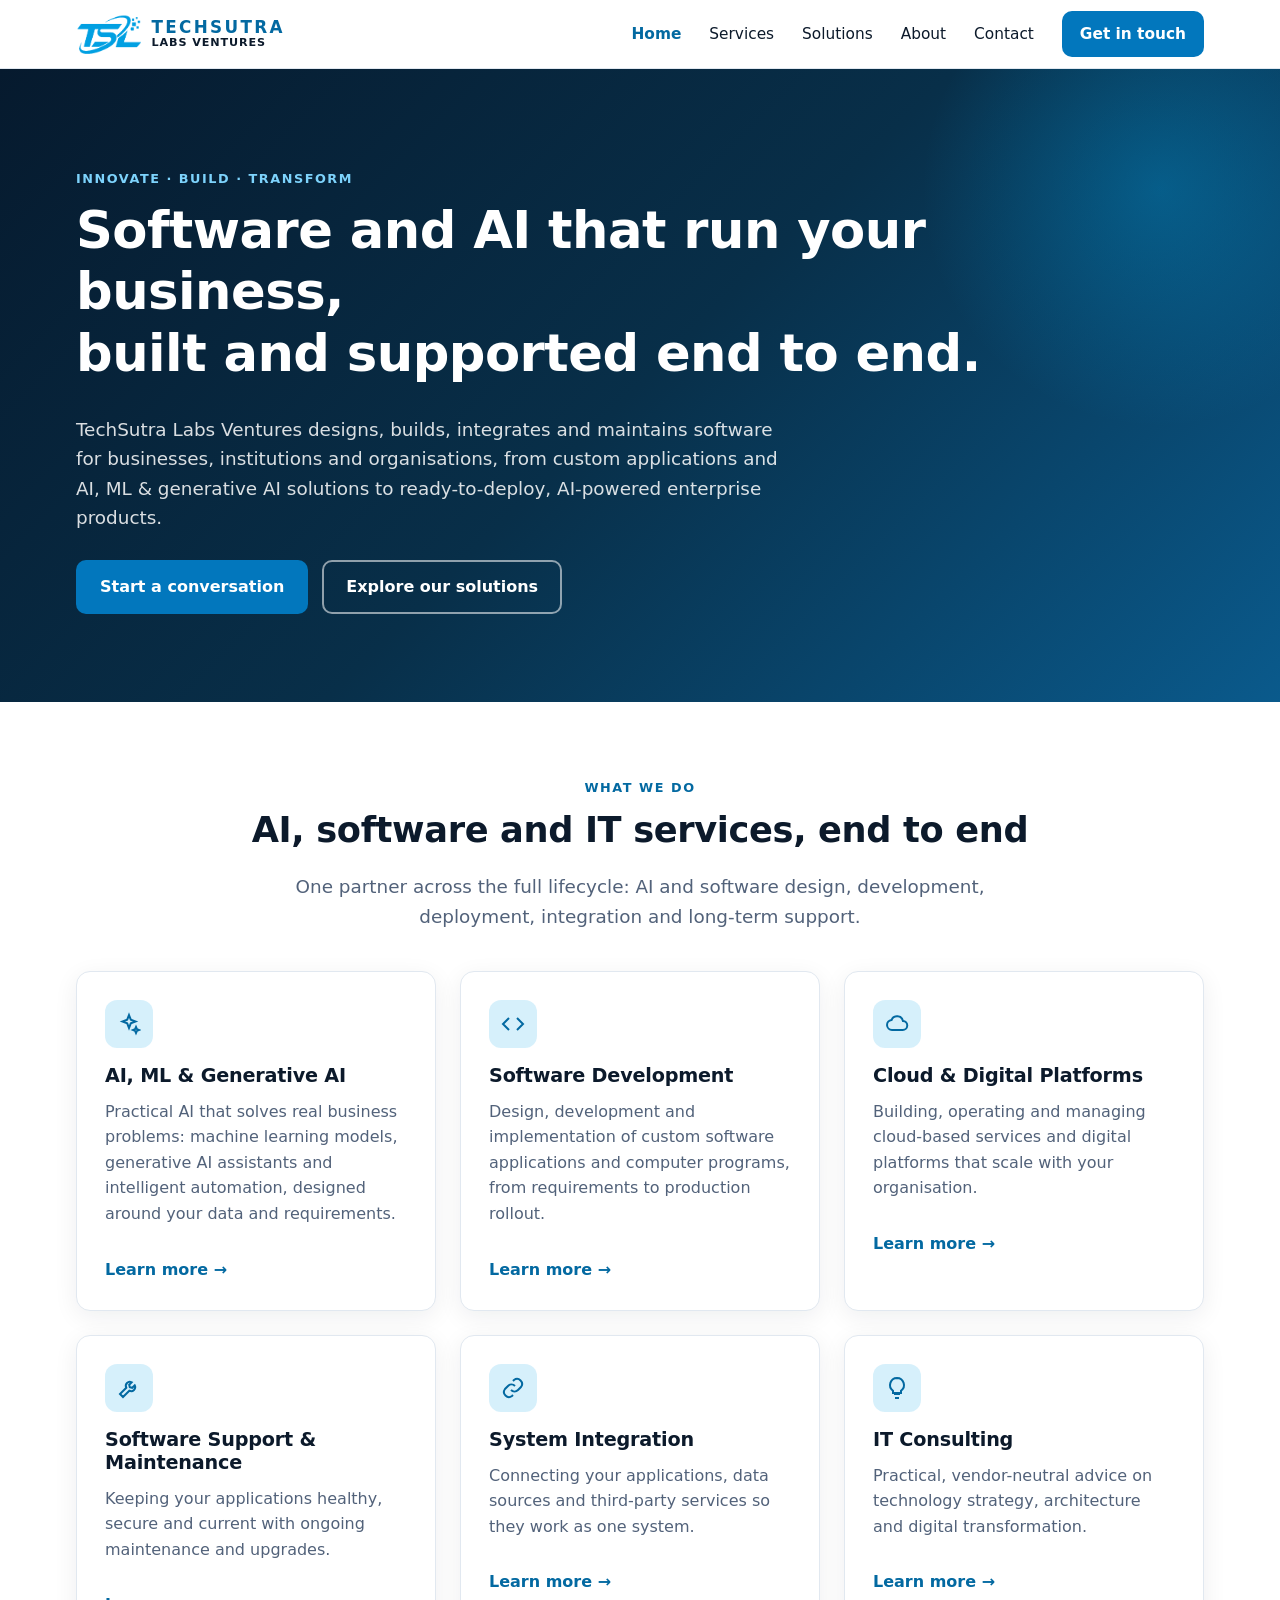
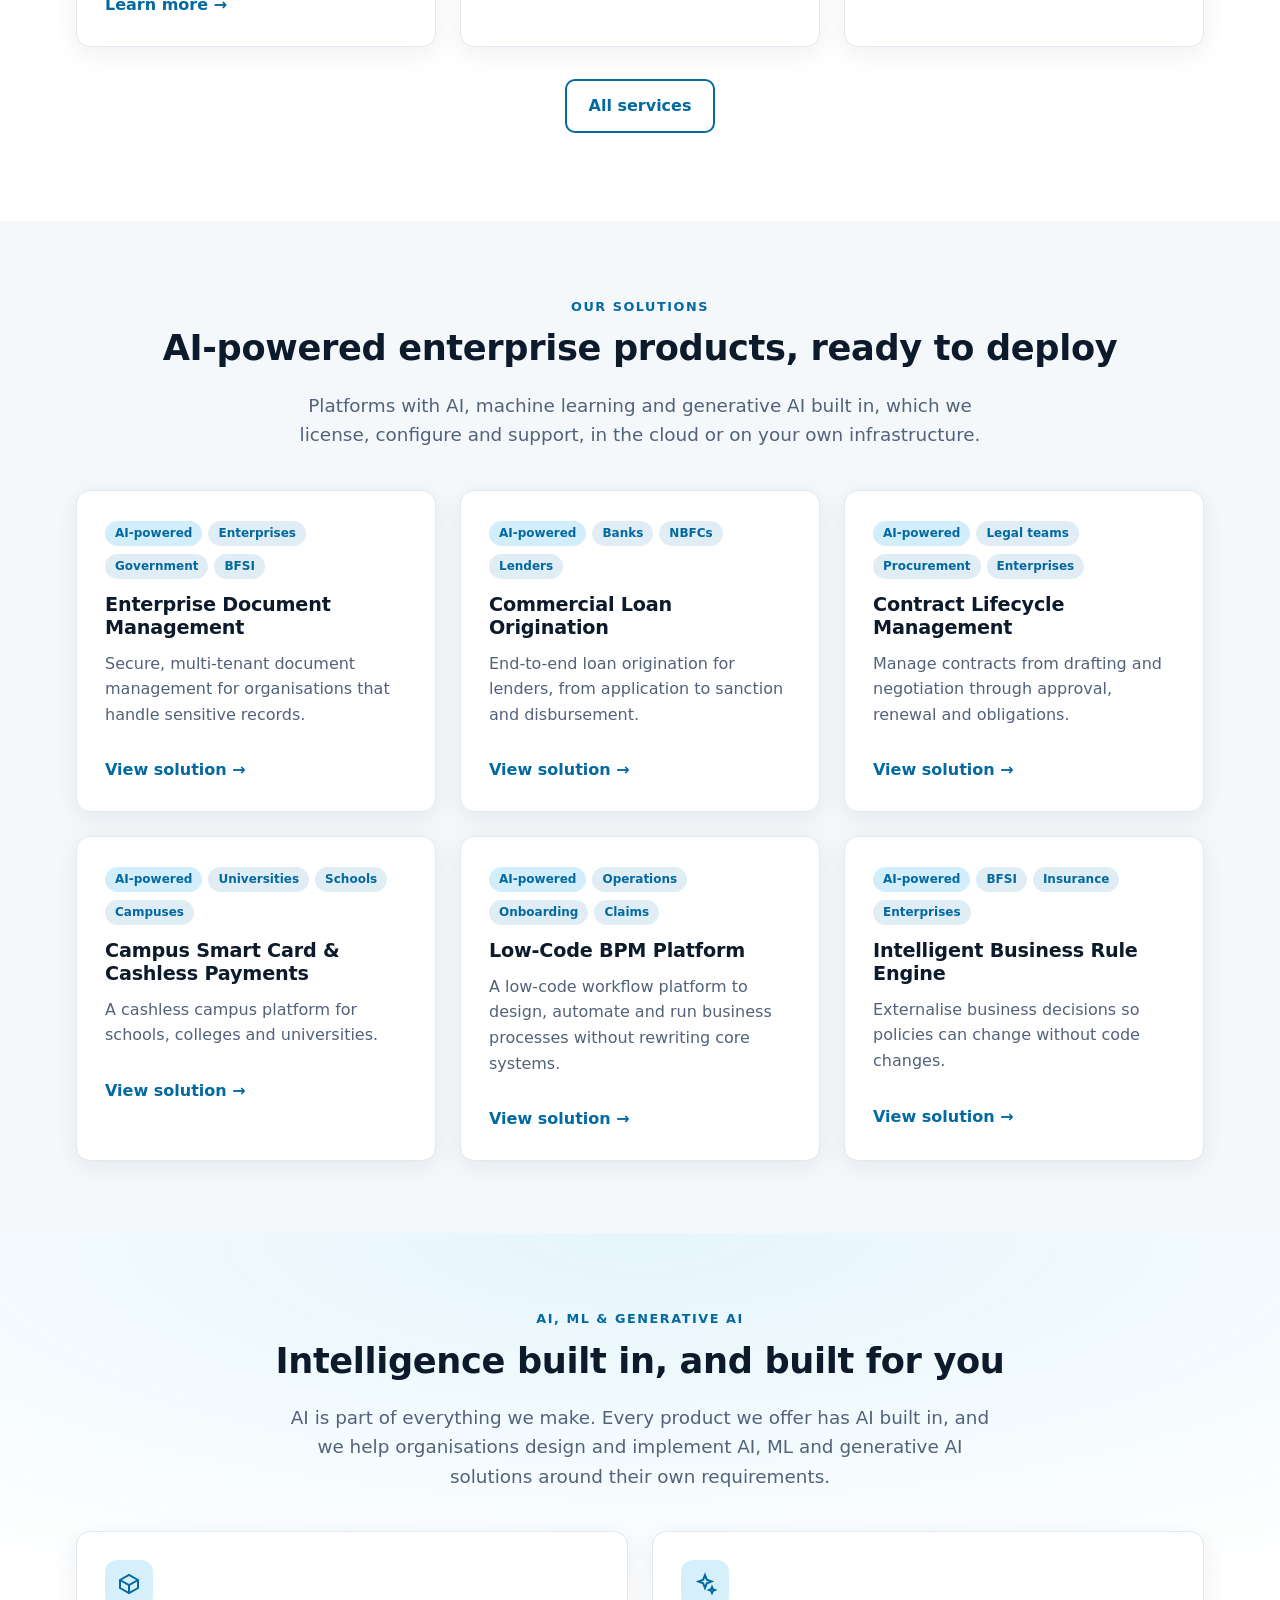
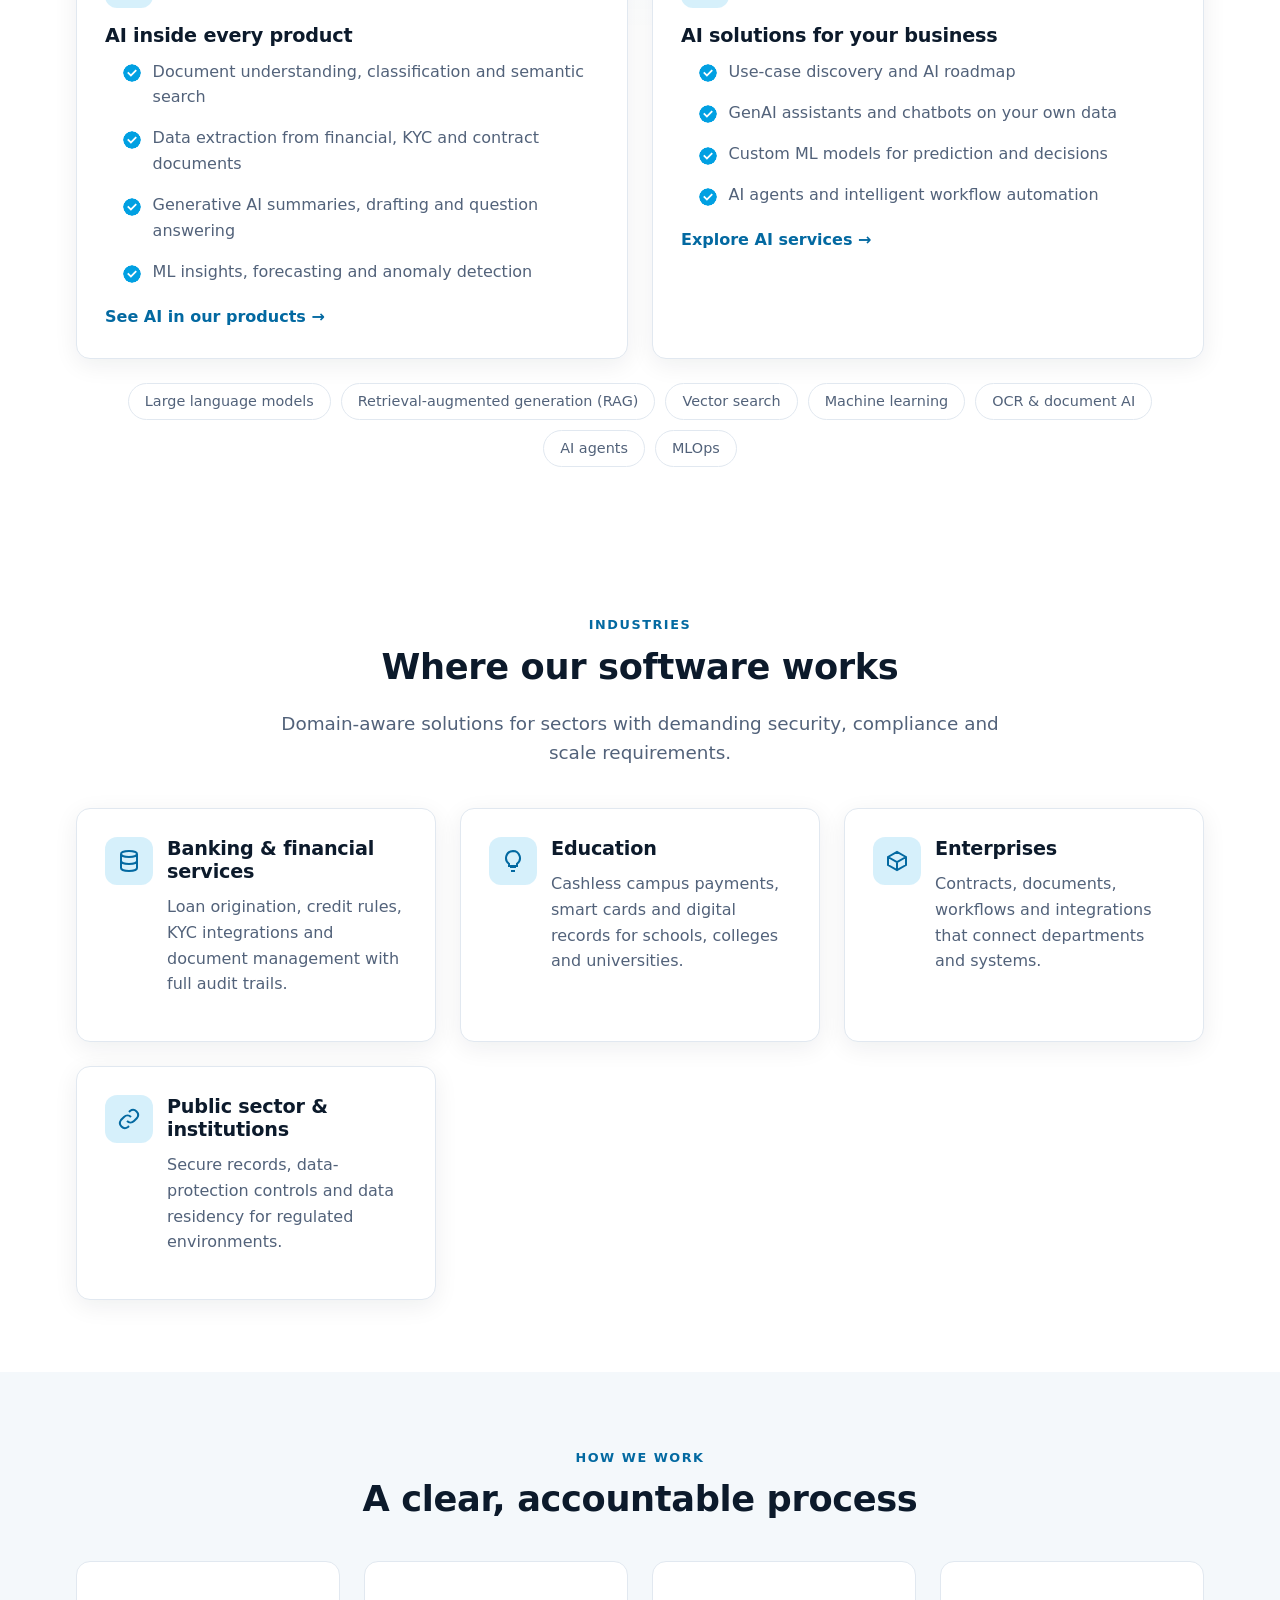
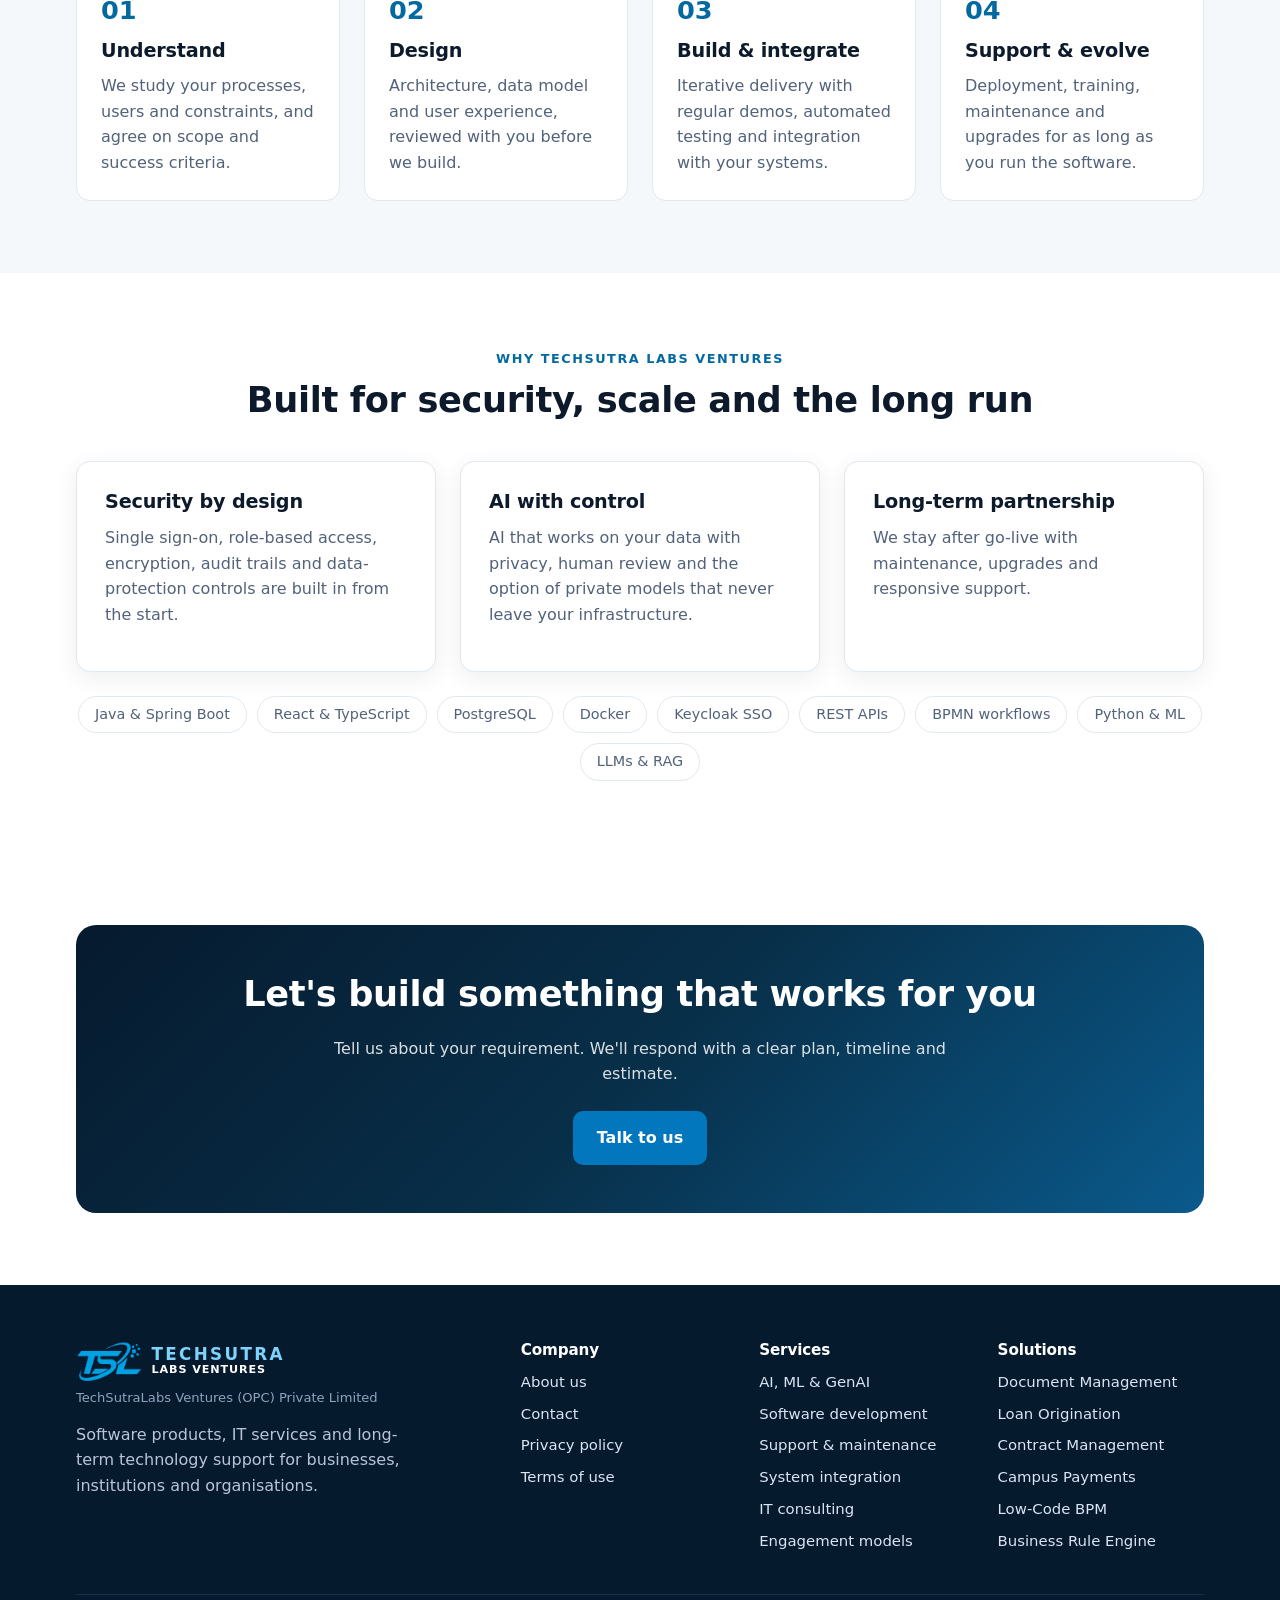
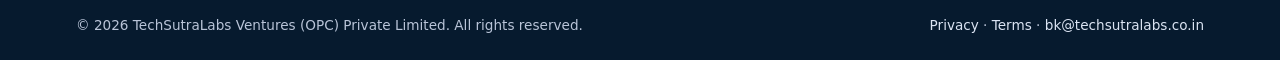
<file: index.html>
<!doctype html>
<html lang="en-IN">
<head>
<meta charset="utf-8">
<meta name="viewport" content="width=device-width, initial-scale=1">
<title>TechSutra Labs Ventures | Software, AI/ML & GenAI Solutions, IT Services</title>
<meta name="description" content="TechSutra Labs Ventures builds software, AI, ML and generative AI solutions and AI-powered enterprise products, with IT services and long-term support for businesses and institutions.">
<link rel="canonical" href="https://techsutralabs.com/">
<meta property="og:title" content="TechSutra Labs Ventures | Software, AI/ML & GenAI Solutions, IT Services">
<meta property="og:description" content="TechSutra Labs Ventures builds software, AI, ML and generative AI solutions and AI-powered enterprise products, with IT services and long-term support for businesses and institutions.">
<meta property="og:type" content="website">
<meta property="og:url" content="https://techsutralabs.com/">
<meta property="og:site_name" content="TechSutra Labs Ventures">
<meta property="og:image" content="https://techsutralabs.com/assets/og-image.png">
<meta property="og:image:width" content="1200"><meta property="og:image:height" content="630">
<meta name="twitter:card" content="summary_large_image">
<meta name="theme-color" content="#082f49">
<meta http-equiv="Content-Security-Policy" content="default-src 'self'; script-src 'self'; style-src 'self' 'unsafe-inline' https://fonts.googleapis.com; font-src https://fonts.gstatic.com; img-src 'self' data:; connect-src 'self'; object-src 'none'; base-uri 'self'; form-action 'self' mailto:; upgrade-insecure-requests">
<meta name="referrer" content="strict-origin-when-cross-origin">
<link rel="apple-touch-icon" href="assets/apple-touch-icon.png">
<script type="application/ld+json">{"@context":"https://schema.org","@type":"Organization","name":"TechSutra Labs Ventures","legalName":"TechSutraLabs Ventures (OPC) Private Limited","slogan":"Innovate. Build. Transform.","url":"https://techsutralabs.com","logo":"https://techsutralabs.com/assets/apple-touch-icon.png","email":"bk@techsutralabs.co.in","address":{"@type":"PostalAddress","addressCountry":"IN"},"description":"Software development, AI, ML and generative AI solutions, IT services, support and AI-powered enterprise software products.","knowsAbout":["Artificial intelligence","Machine learning","Generative AI","Software development","Enterprise software"]}</script>
<link rel="icon" href="assets/favicon-32.png" sizes="32x32" type="image/png">
<link rel="icon" href="assets/favicon.png" sizes="64x64" type="image/png">
<link rel="preconnect" href="https://fonts.googleapis.com"><link rel="preconnect" href="https://fonts.gstatic.com" crossorigin>
<link href="https://fonts.googleapis.com/css2?family=Inter:wght@400;500;600;700;800&display=swap" rel="stylesheet">
<link rel="stylesheet" href="assets/style.css">
</head>
<body>
<a class="skip-link" href="#main">Skip to content</a>
<header class="site-header"><div class="container nav">
<a class="logo" href="index.html" aria-label="TechSutra Labs Ventures, home"><img src="assets/logo-tsl.png" width="66" height="40" alt=""><span class="wm"><b>TECHSUTRA</b><small>Labs Ventures</small></span></a>
<button class="nav-toggle" aria-label="Open menu" aria-expanded="false" aria-controls="primary-nav"><svg width="22" height="22" viewBox="0 0 24 24" fill="none" stroke="currentColor" stroke-width="2" aria-hidden="true"><path d="M3 6h18M3 12h18M3 18h18"/></svg></button>
<nav aria-label="Primary"><ul class="nav-links" id="primary-nav"><li><a href="index.html">Home</a></li><li><a href="services.html">Services</a></li><li><a href="solutions.html">Solutions</a></li><li><a href="about.html">About</a></li><li><a href="contact.html">Contact</a></li><li><a class="btn btn-primary" href="contact.html" style="padding:9px 16px">Get in touch</a></li></ul></nav>
</div></header>
<main id="main">

<section class="hero"><div class="container" style="position:relative;z-index:1">
<span class="eyebrow">Innovate &middot; Build &middot; Transform</span>
<h1>Software and AI that run your business, <br>built and supported end to end.</h1>
<p class="lead">TechSutra Labs Ventures designs, builds, integrates and maintains software for businesses, institutions and organisations, from custom applications and AI, ML &amp; generative AI solutions to ready-to-deploy, AI-powered enterprise products.</p>
<div class="hero-actions"><a class="btn btn-primary" href="contact.html">Start a conversation</a><a class="btn btn-ghost" href="solutions.html">Explore our solutions</a></div>
</div></section>

<section class="section"><div class="container">
<div class="center"><span class="eyebrow">What we do</span><h2>AI, software and IT services, end to end</h2>
<p class="lead">One partner across the full lifecycle: AI and software design, development, deployment, integration and long-term support.</p></div>
<div class="grid grid-3" style="margin-top:40px"><div class="card reveal"><div class="icon"><svg width="24" height="24" viewBox="0 0 24 24" fill="none" stroke="currentColor" stroke-width="2"><path d="M12 3l1.8 4.7L18.5 9.5l-4.7 1.8L12 16l-1.8-4.7L5.5 9.5l4.7-1.8z"/><path d="M19 15l.9 2.1L22 18l-2.1.9L19 21l-.9-2.1L16 18l2.1-.9z"/></svg></div><h3>AI, ML & Generative AI</h3><p>Practical AI that solves real business problems: machine learning models, generative AI assistants and intelligent automation, designed around your data and requirements.</p><a class="card-link" href="services.html#ai-ml-generative-ai">Learn more &rarr;</a></div><div class="card reveal"><div class="icon"><svg width="24" height="24" viewBox="0 0 24 24" fill="none" stroke="currentColor" stroke-width="2"><path d="M8 6l-6 6 6 6M16 6l6 6-6 6"/></svg></div><h3>Software Development</h3><p>Design, development and implementation of custom software applications and computer programs, from requirements to production rollout.</p><a class="card-link" href="services.html#software-development">Learn more &rarr;</a></div><div class="card reveal"><div class="icon"><svg width="24" height="24" viewBox="0 0 24 24" fill="none" stroke="currentColor" stroke-width="2"><path d="M7 18a5 5 0 01-.5-9.97A6 6 0 0118 9a4.5 4.5 0 01-.5 9z"/></svg></div><h3>Cloud & Digital Platforms</h3><p>Building, operating and managing cloud-based services and digital platforms that scale with your organisation.</p><a class="card-link" href="services.html#cloud-digital-platforms">Learn more &rarr;</a></div><div class="card reveal"><div class="icon"><svg width="24" height="24" viewBox="0 0 24 24" fill="none" stroke="currentColor" stroke-width="2"><path d="M14.7 6.3a4 4 0 00-5.4 5.4L3 18l3 3 6.3-6.3a4 4 0 005.4-5.4l-2.5 2.5-2.4-.6-.6-2.4z"/></svg></div><h3>Software Support & Maintenance</h3><p>Keeping your applications healthy, secure and current with ongoing maintenance and upgrades.</p><a class="card-link" href="services.html#software-support-maintenance">Learn more &rarr;</a></div><div class="card reveal"><div class="icon"><svg width="24" height="24" viewBox="0 0 24 24" fill="none" stroke="currentColor" stroke-width="2"><path d="M10 14a5 5 0 007 0l3-3a5 5 0 00-7-7l-1 1M14 10a5 5 0 00-7 0l-3 3a5 5 0 007 7l1-1"/></svg></div><h3>System Integration</h3><p>Connecting your applications, data sources and third-party services so they work as one system.</p><a class="card-link" href="services.html#system-integration">Learn more &rarr;</a></div><div class="card reveal"><div class="icon"><svg width="24" height="24" viewBox="0 0 24 24" fill="none" stroke="currentColor" stroke-width="2"><path d="M9 18h6M10 22h4M12 2a7 7 0 00-4 12.7V17h8v-2.3A7 7 0 0012 2z"/></svg></div><h3>IT Consulting</h3><p>Practical, vendor-neutral advice on technology strategy, architecture and digital transformation.</p><a class="card-link" href="services.html#it-consulting">Learn more &rarr;</a></div></div>
<p class="center" style="margin-top:32px"><a class="btn btn-outline" href="services.html">All services</a></p>
</div></section>

<section class="section alt"><div class="container">
<div class="center"><span class="eyebrow">Our solutions</span><h2>AI-powered enterprise products, ready to deploy</h2>
<p class="lead">Platforms with AI, machine learning and generative AI built in, which we license, configure and support, in the cloud or on your own infrastructure.</p></div>
<div class="grid grid-3" style="margin-top:40px"><div class="card reveal"><span class="tag tag-ai">AI-powered</span><span class=tag>Enterprises</span><span class=tag>Government</span><span class=tag>BFSI</span><h3 style="margin-top:8px">Enterprise Document Management</h3><p>Secure, multi-tenant document management for organisations that handle sensitive records.</p><a class="card-link" href="solutions.html#edms">View solution &rarr;</a></div><div class="card reveal"><span class="tag tag-ai">AI-powered</span><span class=tag>Banks</span><span class=tag>NBFCs</span><span class=tag>Lenders</span><h3 style="margin-top:8px">Commercial Loan Origination</h3><p>End-to-end loan origination for lenders, from application to sanction and disbursement.</p><a class="card-link" href="solutions.html#clos">View solution &rarr;</a></div><div class="card reveal"><span class="tag tag-ai">AI-powered</span><span class=tag>Legal teams</span><span class=tag>Procurement</span><span class=tag>Enterprises</span><h3 style="margin-top:8px">Contract Lifecycle Management</h3><p>Manage contracts from drafting and negotiation through approval, renewal and obligations.</p><a class="card-link" href="solutions.html#clm">View solution &rarr;</a></div><div class="card reveal"><span class="tag tag-ai">AI-powered</span><span class=tag>Universities</span><span class=tag>Schools</span><span class=tag>Campuses</span><h3 style="margin-top:8px">Campus Smart Card & Cashless Payments</h3><p>A cashless campus platform for schools, colleges and universities.</p><a class="card-link" href="solutions.html#campus">View solution &rarr;</a></div><div class="card reveal"><span class="tag tag-ai">AI-powered</span><span class=tag>Operations</span><span class=tag>Onboarding</span><span class=tag>Claims</span><h3 style="margin-top:8px">Low-Code BPM Platform</h3><p>A low-code workflow platform to design, automate and run business processes without rewriting core systems.</p><a class="card-link" href="solutions.html#bpm">View solution &rarr;</a></div><div class="card reveal"><span class="tag tag-ai">AI-powered</span><span class=tag>BFSI</span><span class=tag>Insurance</span><span class=tag>Enterprises</span><h3 style="margin-top:8px">Intelligent Business Rule Engine</h3><p>Externalise business decisions so policies can change without code changes.</p><a class="card-link" href="solutions.html#ibre">View solution &rarr;</a></div></div>
</div></section>

<section class="section ai-band"><div class="container">
<div class="center"><span class="eyebrow">AI, ML &amp; Generative AI</span><h2>Intelligence built in, and built for you</h2>
<p class="lead">AI is part of everything we make. Every product we offer has AI built in, and we help organisations design and implement AI, ML and generative AI solutions around their own requirements.</p></div>
<div class="grid grid-2" style="margin-top:40px">
<div class="card reveal"><div class="icon"><svg width="24" height="24" viewBox="0 0 24 24" fill="none" stroke="currentColor" stroke-width="2"><path d="M21 8l-9-5-9 5v8l9 5 9-5zM3 8l9 5 9-5M12 13v8"/></svg></div><h3>AI inside every product</h3><ul class="checklist">
<li>Document understanding, classification and semantic search</li>
<li>Data extraction from financial, KYC and contract documents</li>
<li>Generative AI summaries, drafting and question answering</li>
<li>ML insights, forecasting and anomaly detection</li></ul>
<a class="card-link" href="solutions.html">See AI in our products &rarr;</a></div>
<div class="card reveal"><div class="icon"><svg width="24" height="24" viewBox="0 0 24 24" fill="none" stroke="currentColor" stroke-width="2"><path d="M12 3l1.8 4.7L18.5 9.5l-4.7 1.8L12 16l-1.8-4.7L5.5 9.5l4.7-1.8z"/><path d="M19 15l.9 2.1L22 18l-2.1.9L19 21l-.9-2.1L16 18l2.1-.9z"/></svg></div><h3>AI solutions for your business</h3><ul class="checklist">
<li>Use-case discovery and AI roadmap</li>
<li>GenAI assistants and chatbots on your own data</li>
<li>Custom ML models for prediction and decisions</li>
<li>AI agents and intelligent workflow automation</li></ul>
<a class="card-link" href="services.html#ai-ml-generative-ai">Explore AI services &rarr;</a></div>
</div>
<div class="tech"><span>Large language models</span><span>Retrieval-augmented generation (RAG)</span><span>Vector search</span><span>Machine learning</span><span>OCR &amp; document AI</span><span>AI agents</span><span>MLOps</span></div>
</div></section>

<section class="section"><div class="container">
<div class="center"><span class="eyebrow">Industries</span><h2>Where our software works</h2>
<p class="lead">Domain-aware solutions for sectors with demanding security, compliance and scale requirements.</p></div>
<div class="grid grid-2" style="margin-top:40px">
<div class="card industry reveal"><div class="icon"><svg width="24" height="24" viewBox="0 0 24 24" fill="none" stroke="currentColor" stroke-width="2"><ellipse cx="12" cy="5" rx="8" ry="3"/><path d="M4 5v14c0 1.7 3.6 3 8 3s8-1.3 8-3V5M4 12c0 1.7 3.6 3 8 3s8-1.3 8-3"/></svg></div><div><h3>Banking &amp; financial services</h3><p>Loan origination, credit rules, KYC integrations and document management with full audit trails.</p></div></div>
<div class="card industry reveal"><div class="icon"><svg width="24" height="24" viewBox="0 0 24 24" fill="none" stroke="currentColor" stroke-width="2"><path d="M9 18h6M10 22h4M12 2a7 7 0 00-4 12.7V17h8v-2.3A7 7 0 0012 2z"/></svg></div><div><h3>Education</h3><p>Cashless campus payments, smart cards and digital records for schools, colleges and universities.</p></div></div>
<div class="card industry reveal"><div class="icon"><svg width="24" height="24" viewBox="0 0 24 24" fill="none" stroke="currentColor" stroke-width="2"><path d="M21 8l-9-5-9 5v8l9 5 9-5zM3 8l9 5 9-5M12 13v8"/></svg></div><div><h3>Enterprises</h3><p>Contracts, documents, workflows and integrations that connect departments and systems.</p></div></div>
<div class="card industry reveal"><div class="icon"><svg width="24" height="24" viewBox="0 0 24 24" fill="none" stroke="currentColor" stroke-width="2"><path d="M10 14a5 5 0 007 0l3-3a5 5 0 00-7-7l-1 1M14 10a5 5 0 00-7 0l-3 3a5 5 0 007 7l1-1"/></svg></div><div><h3>Public sector &amp; institutions</h3><p>Secure records, data-protection controls and data residency for regulated environments.</p></div></div>
</div></div></section>

<section class="section alt"><div class="container">
<div class="center"><span class="eyebrow">How we work</span><h2>A clear, accountable process</h2></div>
<div class="steps" style="margin-top:40px">
<div class="step reveal"><h3>Understand</h3><p>We study your processes, users and constraints, and agree on scope and success criteria.</p></div>
<div class="step reveal"><h3>Design</h3><p>Architecture, data model and user experience, reviewed with you before we build.</p></div>
<div class="step reveal"><h3>Build &amp; integrate</h3><p>Iterative delivery with regular demos, automated testing and integration with your systems.</p></div>
<div class="step reveal"><h3>Support &amp; evolve</h3><p>Deployment, training, maintenance and upgrades for as long as you run the software.</p></div>
</div></div></section>

<section class="section"><div class="container center">
<span class="eyebrow">Why TechSutra Labs Ventures</span><h2>Built for security, scale and the long run</h2>
<div class="grid grid-3" style="margin-top:40px;text-align:left">
<div class="card reveal"><h3>Security by design</h3><p>Single sign-on, role-based access, encryption, audit trails and data-protection controls are built in from the start.</p></div>
<div class="card reveal"><h3>AI with control</h3><p>AI that works on your data with privacy, human review and the option of private models that never leave your infrastructure.</p></div>
<div class="card reveal"><h3>Long-term partnership</h3><p>We stay after go-live with maintenance, upgrades and responsive support.</p></div>
</div>
<div class="tech"><span>Java &amp; Spring Boot</span><span>React &amp; TypeScript</span><span>PostgreSQL</span><span>Docker</span><span>Keycloak SSO</span><span>REST APIs</span><span>BPMN workflows</span><span>Python &amp; ML</span><span>LLMs &amp; RAG</span></div>
</div></section>
<section class="section"><div class="container"><div class="cta reveal"><h2>Let's build something that works for you</h2><p>Tell us about your requirement. We'll respond with a clear plan, timeline and estimate.</p><a class="btn btn-primary" href="contact.html">Talk to us</a></div></div></section>

</main>
<footer class="site-footer"><div class="container">
<div class="footer-grid">
<div><a class="logo" href="index.html" aria-label="TechSutra Labs Ventures, home"><img src="assets/logo-tsl.png" width="66" height="40" alt=""><span class="wm"><b>TECHSUTRA</b><small>Labs Ventures</small></span></a>
<p class="legal-name">TechSutraLabs Ventures (OPC) Private Limited</p>
<p style="margin-top:14px;max-width:340px">Software products, IT services and long-term technology support for businesses, institutions and organisations.</p></div>
<div><h2 class="f-h">Company</h2><ul><li><a href="about.html">About us</a></li><li><a href="contact.html">Contact</a></li><li><a href="privacy.html">Privacy policy</a></li><li><a href="terms.html">Terms of use</a></li></ul></div>
<div><h2 class="f-h">Services</h2><ul><li><a href="services.html#ai-ml-generative-ai">AI, ML &amp; GenAI</a></li><li><a href="services.html#software-development">Software development</a></li><li><a href="services.html#software-support-maintenance">Support &amp; maintenance</a></li><li><a href="services.html#system-integration">System integration</a></li><li><a href="services.html#it-consulting">IT consulting</a></li><li><a href="services.html#engagement">Engagement models</a></li></ul></div>
<div><h2 class="f-h">Solutions</h2><ul><li><a href="solutions.html#edms">Document Management</a></li><li><a href="solutions.html#clos">Loan Origination</a></li><li><a href="solutions.html#clm">Contract Management</a></li><li><a href="solutions.html#campus">Campus Payments</a></li><li><a href="solutions.html#bpm">Low-Code BPM</a></li><li><a href="solutions.html#ibre">Business Rule Engine</a></li></ul></div>
</div>
<div class="footer-bottom"><span>&copy; <span id="year">2026</span> TechSutraLabs Ventures (OPC) Private Limited. All rights reserved.</span><span><a href="privacy.html">Privacy</a> &middot; <a href="terms.html">Terms</a> &middot; <a href="mailto:bk@techsutralabs.co.in">bk@techsutralabs.co.in</a></span></div>
</div></footer>
<script src="assets/main.js"></script>
</body>
</html>
</file>
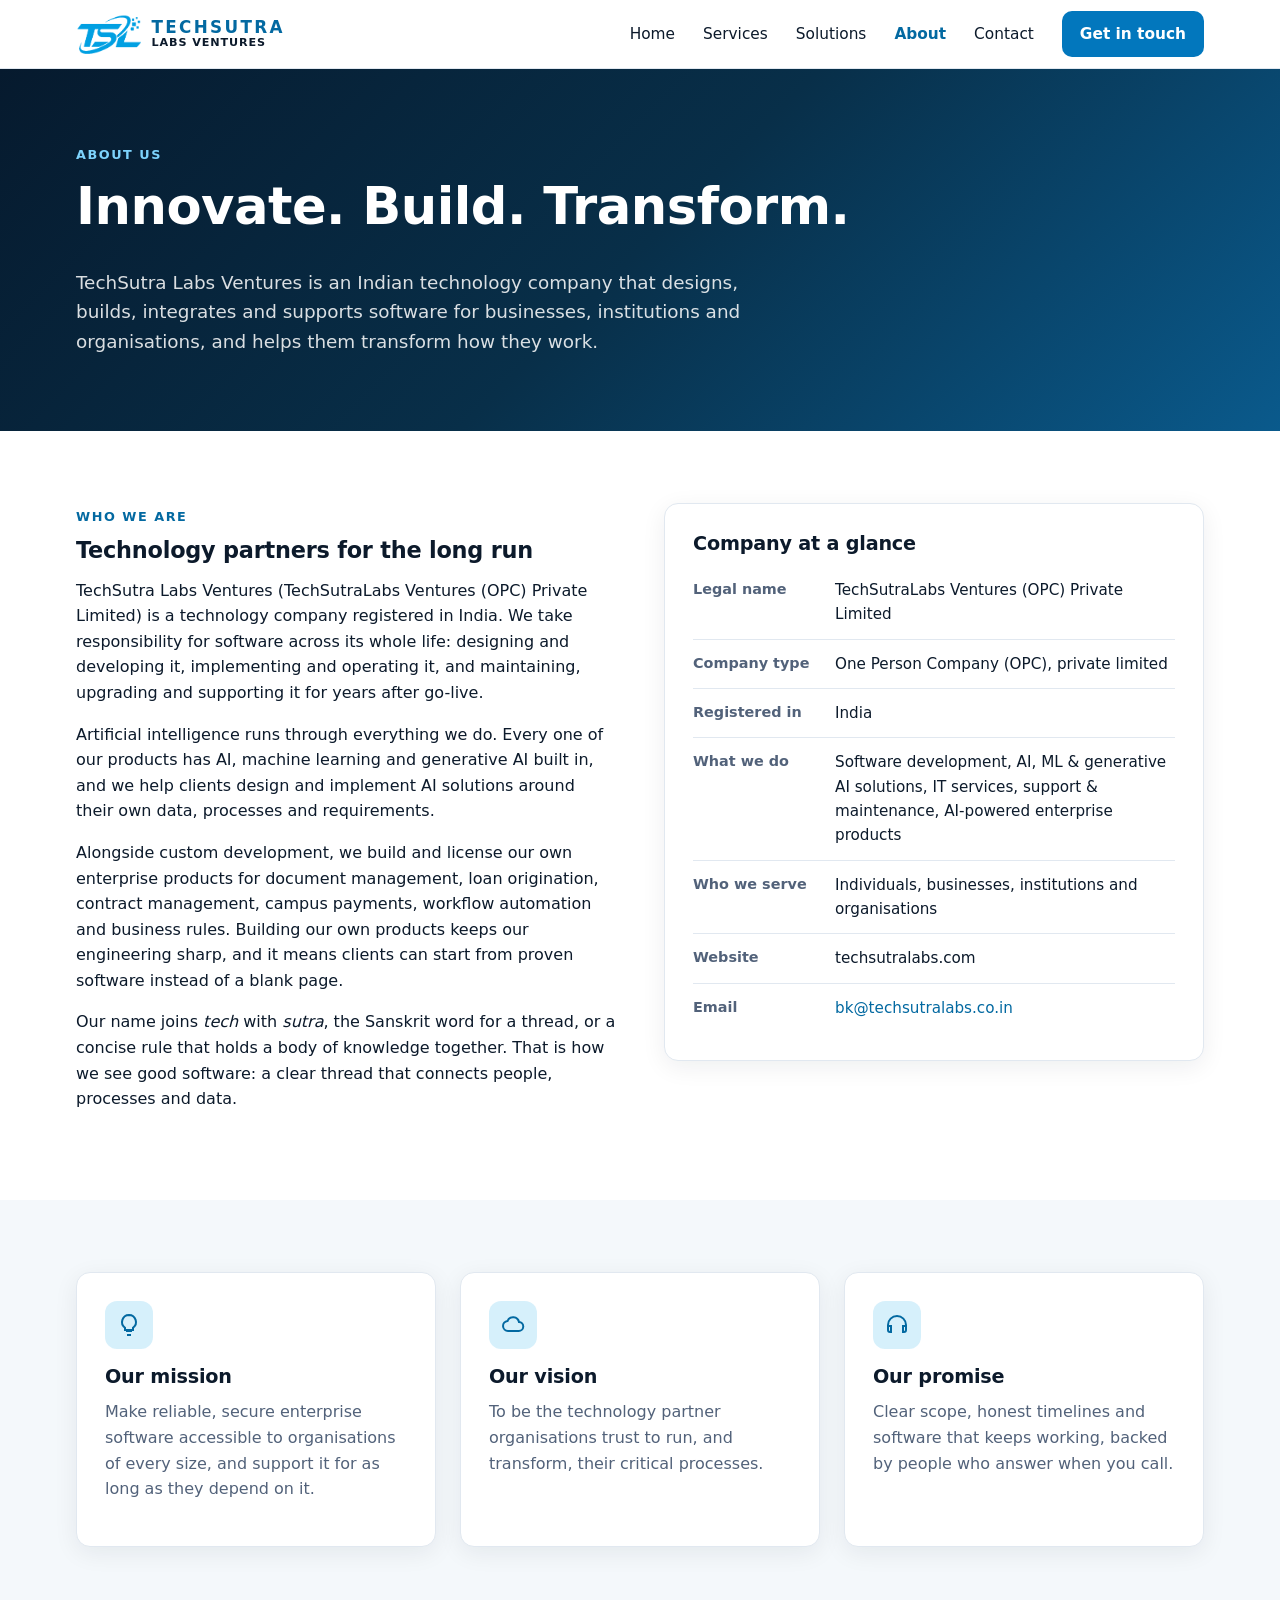
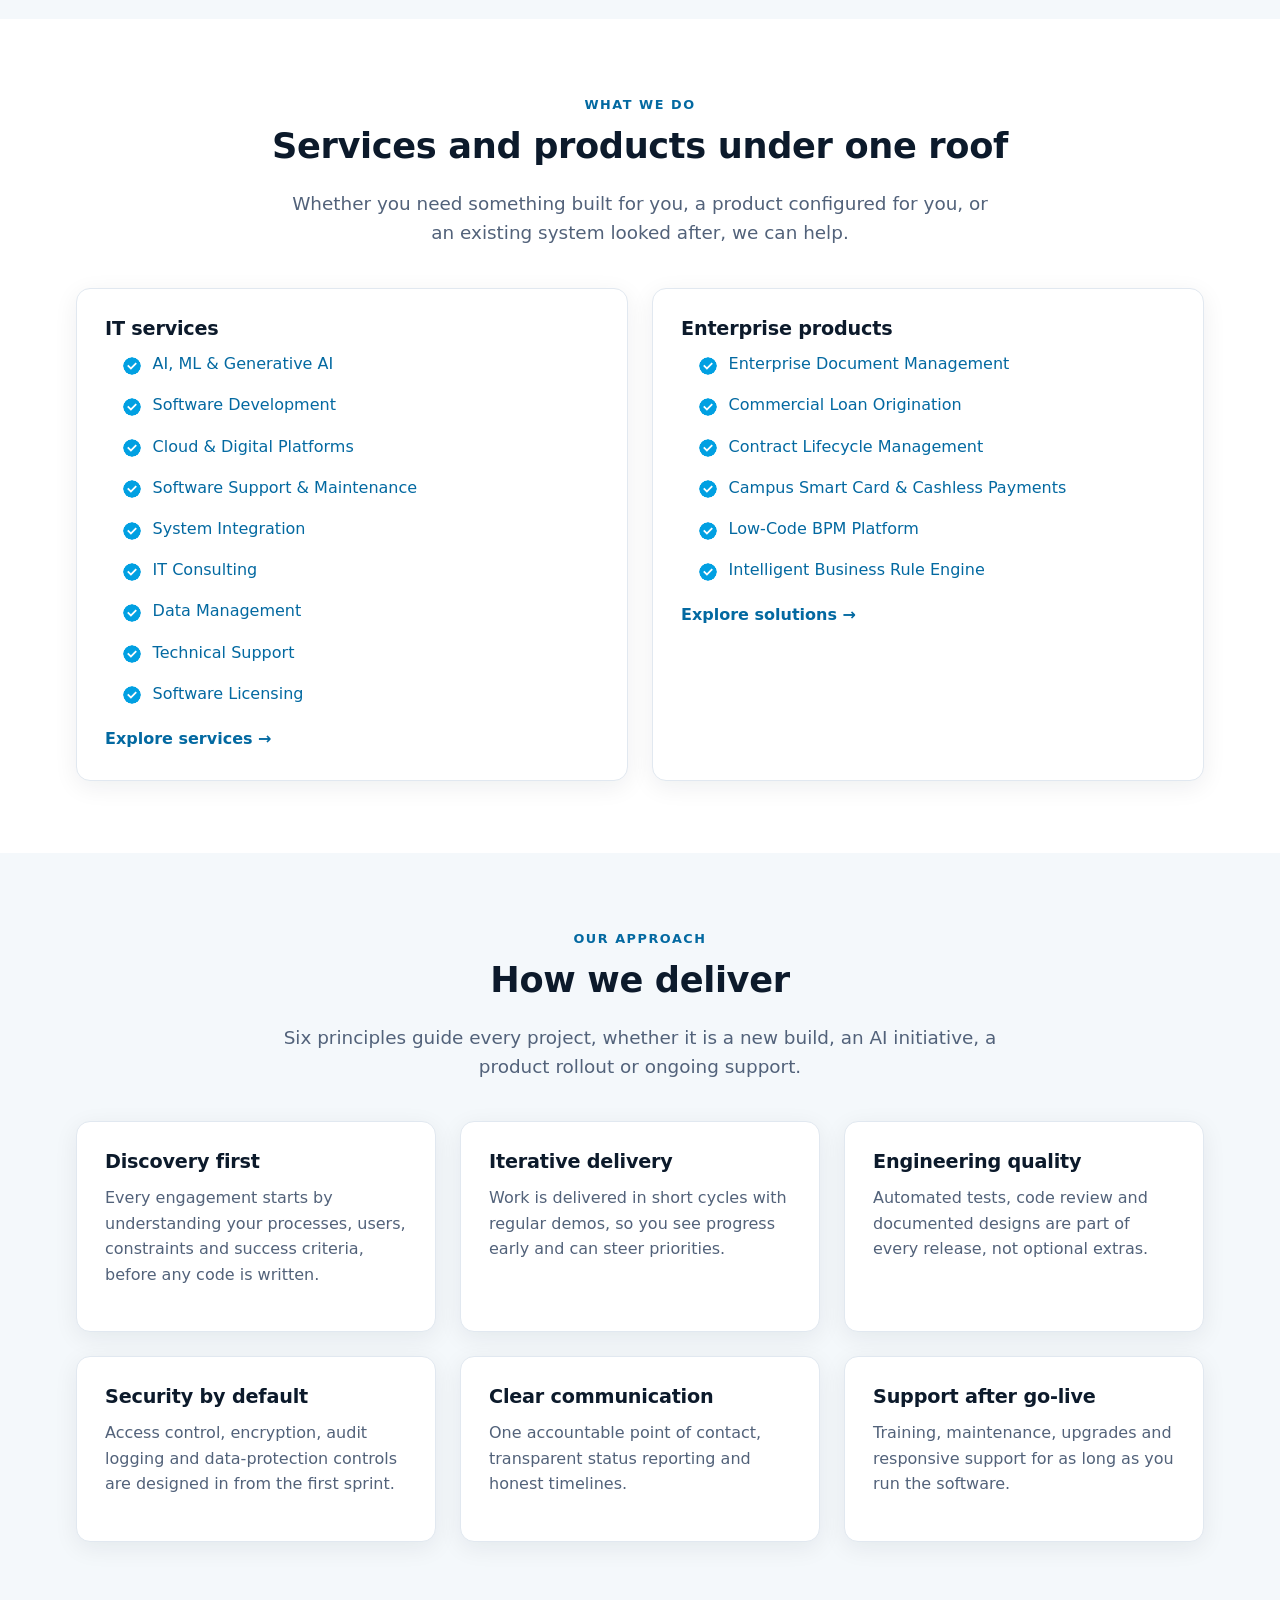
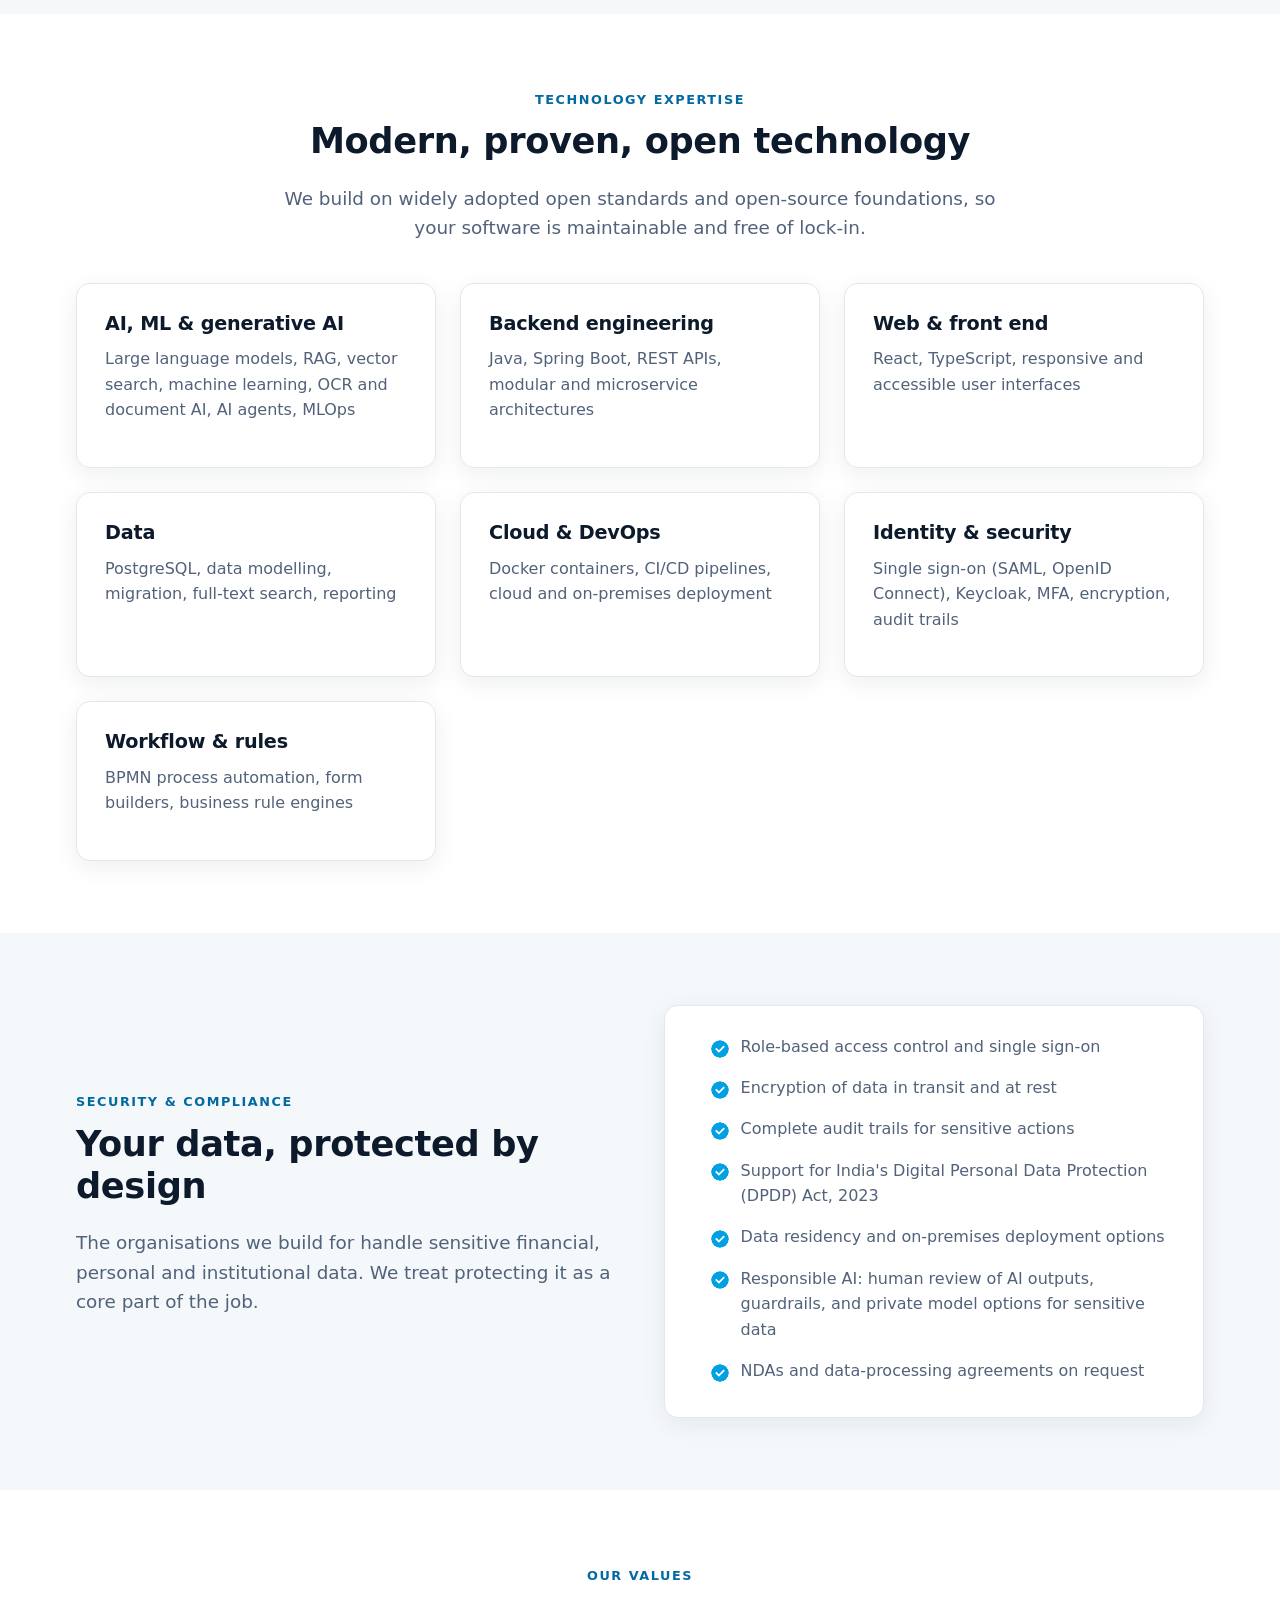
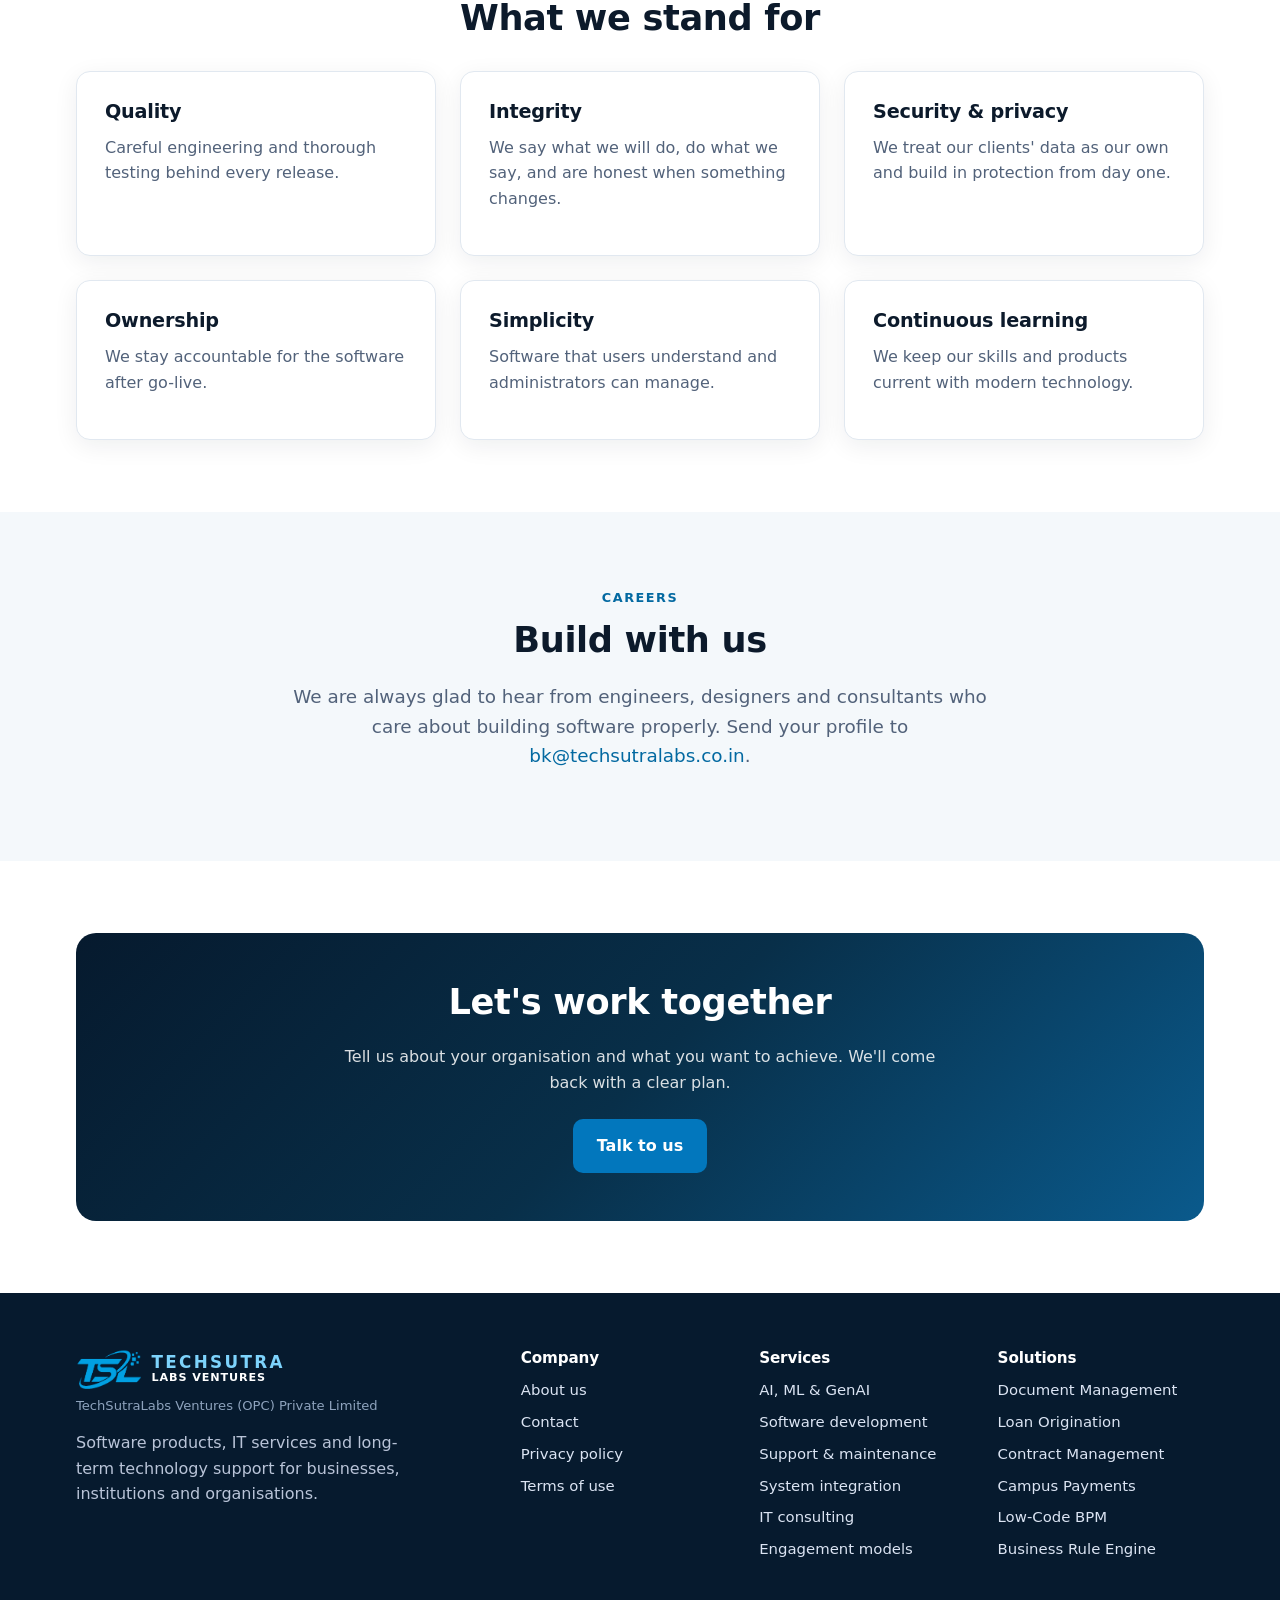
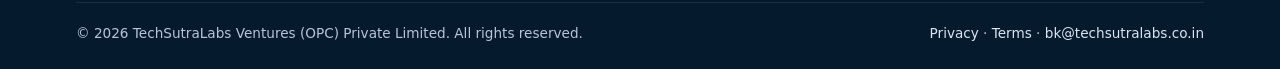
<file: about.html>
<!doctype html>
<html lang="en-IN">
<head>
<meta charset="utf-8">
<meta name="viewport" content="width=device-width, initial-scale=1">
<title>About Us | TechSutra Labs Ventures</title>
<meta name="description" content="About TechSutra Labs Ventures (TechSutraLabs Ventures (OPC) Private Limited): who we are, what we do, our approach, technology expertise and values.">
<link rel="canonical" href="https://techsutralabs.com/about.html">
<meta property="og:title" content="About Us | TechSutra Labs Ventures">
<meta property="og:description" content="About TechSutra Labs Ventures (TechSutraLabs Ventures (OPC) Private Limited): who we are, what we do, our approach, technology expertise and values.">
<meta property="og:type" content="website">
<meta property="og:url" content="https://techsutralabs.com/about.html">
<meta property="og:site_name" content="TechSutra Labs Ventures">
<meta property="og:image" content="https://techsutralabs.com/assets/og-image.png">
<meta property="og:image:width" content="1200"><meta property="og:image:height" content="630">
<meta name="twitter:card" content="summary_large_image">
<meta name="theme-color" content="#082f49">
<meta http-equiv="Content-Security-Policy" content="default-src 'self'; script-src 'self'; style-src 'self' 'unsafe-inline' https://fonts.googleapis.com; font-src https://fonts.gstatic.com; img-src 'self' data:; connect-src 'self'; object-src 'none'; base-uri 'self'; form-action 'self' mailto:; upgrade-insecure-requests">
<meta name="referrer" content="strict-origin-when-cross-origin">
<link rel="apple-touch-icon" href="assets/apple-touch-icon.png">
<script type="application/ld+json">{"@context":"https://schema.org","@type":"Organization","name":"TechSutra Labs Ventures","legalName":"TechSutraLabs Ventures (OPC) Private Limited","slogan":"Innovate. Build. Transform.","url":"https://techsutralabs.com","logo":"https://techsutralabs.com/assets/apple-touch-icon.png","email":"bk@techsutralabs.co.in","address":{"@type":"PostalAddress","addressCountry":"IN"},"description":"Software development, AI, ML and generative AI solutions, IT services, support and AI-powered enterprise software products.","knowsAbout":["Artificial intelligence","Machine learning","Generative AI","Software development","Enterprise software"]}</script>
<link rel="icon" href="assets/favicon-32.png" sizes="32x32" type="image/png">
<link rel="icon" href="assets/favicon.png" sizes="64x64" type="image/png">
<link rel="preconnect" href="https://fonts.googleapis.com"><link rel="preconnect" href="https://fonts.gstatic.com" crossorigin>
<link href="https://fonts.googleapis.com/css2?family=Inter:wght@400;500;600;700;800&display=swap" rel="stylesheet">
<link rel="stylesheet" href="assets/style.css">
</head>
<body>
<a class="skip-link" href="#main">Skip to content</a>
<header class="site-header"><div class="container nav">
<a class="logo" href="index.html" aria-label="TechSutra Labs Ventures, home"><img src="assets/logo-tsl.png" width="66" height="40" alt=""><span class="wm"><b>TECHSUTRA</b><small>Labs Ventures</small></span></a>
<button class="nav-toggle" aria-label="Open menu" aria-expanded="false" aria-controls="primary-nav"><svg width="22" height="22" viewBox="0 0 24 24" fill="none" stroke="currentColor" stroke-width="2" aria-hidden="true"><path d="M3 6h18M3 12h18M3 18h18"/></svg></button>
<nav aria-label="Primary"><ul class="nav-links" id="primary-nav"><li><a href="index.html">Home</a></li><li><a href="services.html">Services</a></li><li><a href="solutions.html">Solutions</a></li><li><a href="about.html">About</a></li><li><a href="contact.html">Contact</a></li><li><a class="btn btn-primary" href="contact.html" style="padding:9px 16px">Get in touch</a></li></ul></nav>
</div></header>
<main id="main">

<section class="page-hero"><div class="container"><span class="eyebrow">About us</span><h1>Innovate. Build. Transform.</h1>
<p class="lead">TechSutra Labs Ventures is an Indian technology company that designs, builds, integrates and supports software for businesses, institutions and organisations, and helps them transform how they work.</p></div></section>

<section class="section"><div class="container grid grid-2" style="align-items:start;gap:48px">
<div class="prose"><span class="eyebrow">Who we are</span><h2 style="margin-top:0">Technology partners for the long run</h2>
<p>TechSutra Labs Ventures (TechSutraLabs Ventures (OPC) Private Limited) is a technology company registered in India. We take responsibility for software across its whole life: designing and developing it, implementing and operating it, and maintaining, upgrading and supporting it for years after go-live.</p>
<p>Artificial intelligence runs through everything we do. Every one of our products has AI, machine learning and generative AI built in, and we help clients design and implement AI solutions around their own data, processes and requirements.</p>
<p>Alongside custom development, we build and license our own enterprise products for document management, loan origination, contract management, campus payments, workflow automation and business rules. Building our own products keeps our engineering sharp, and it means clients can start from proven software instead of a blank page.</p>
<p>Our name joins <em>tech</em> with <em>sutra</em>, the Sanskrit word for a thread, or a concise rule that holds a body of knowledge together. That is how we see good software: a clear thread that connects people, processes and data.</p></div>
<div class="card" style="height:auto"><h3>Company at a glance</h3>
<dl class="facts">
<div><dt>Legal name</dt><dd>TechSutraLabs Ventures (OPC) Private Limited</dd></div>
<div><dt>Company type</dt><dd>One Person Company (OPC), private limited</dd></div>
<div><dt>Registered in</dt><dd>India</dd></div>
<div><dt>What we do</dt><dd>Software development, AI, ML &amp; generative AI solutions, IT services, support &amp; maintenance, AI-powered enterprise products</dd></div>
<div><dt>Who we serve</dt><dd>Individuals, businesses, institutions and organisations</dd></div>
<div><dt>Website</dt><dd>techsutralabs.com</dd></div>
<div><dt>Email</dt><dd><a href="mailto:bk@techsutralabs.co.in">bk@techsutralabs.co.in</a></dd></div>
</dl></div>
</div></section>

<section class="section alt"><div class="container"><div class="grid grid-3">
<div class="card reveal"><div class="icon"><svg width="24" height="24" viewBox="0 0 24 24" fill="none" stroke="currentColor" stroke-width="2"><path d="M9 18h6M10 22h4M12 2a7 7 0 00-4 12.7V17h8v-2.3A7 7 0 0012 2z"/></svg></div><h3>Our mission</h3><p>Make reliable, secure enterprise software accessible to organisations of every size, and support it for as long as they depend on it.</p></div>
<div class="card reveal"><div class="icon"><svg width="24" height="24" viewBox="0 0 24 24" fill="none" stroke="currentColor" stroke-width="2"><path d="M7 18a5 5 0 01-.5-9.97A6 6 0 0118 9a4.5 4.5 0 01-.5 9z"/></svg></div><h3>Our vision</h3><p>To be the technology partner organisations trust to run, and transform, their critical processes.</p></div>
<div class="card reveal"><div class="icon"><svg width="24" height="24" viewBox="0 0 24 24" fill="none" stroke="currentColor" stroke-width="2"><path d="M3 14v-2a9 9 0 0118 0v2M21 14v3a2 2 0 01-2 2h-1v-6h3zM3 14v3a2 2 0 002 2h1v-6H3z"/></svg></div><h3>Our promise</h3><p>Clear scope, honest timelines and software that keeps working, backed by people who answer when you call.</p></div>
</div></div></section>

<section class="section"><div class="container"><div class="center"><span class="eyebrow">What we do</span><h2>Services and products under one roof</h2>
<p class="lead">Whether you need something built for you, a product configured for you, or an existing system looked after, we can help.</p></div>
<div class="grid grid-2" style="margin-top:40px">
<div class="card reveal"><h3>IT services</h3><ul class="checklist"><li><a href="services.html#ai-ml-generative-ai">AI, ML & Generative AI</a></li><li><a href="services.html#software-development">Software Development</a></li><li><a href="services.html#cloud-digital-platforms">Cloud & Digital Platforms</a></li><li><a href="services.html#software-support-maintenance">Software Support & Maintenance</a></li><li><a href="services.html#system-integration">System Integration</a></li><li><a href="services.html#it-consulting">IT Consulting</a></li><li><a href="services.html#data-management">Data Management</a></li><li><a href="services.html#technical-support">Technical Support</a></li><li><a href="services.html#software-licensing">Software Licensing</a></li></ul><a class="card-link" href="services.html">Explore services &rarr;</a></div>
<div class="card reveal"><h3>Enterprise products</h3><ul class="checklist"><li><a href="solutions.html#edms">Enterprise Document Management</a></li><li><a href="solutions.html#clos">Commercial Loan Origination</a></li><li><a href="solutions.html#clm">Contract Lifecycle Management</a></li><li><a href="solutions.html#campus">Campus Smart Card & Cashless Payments</a></li><li><a href="solutions.html#bpm">Low-Code BPM Platform</a></li><li><a href="solutions.html#ibre">Intelligent Business Rule Engine</a></li></ul><a class="card-link" href="solutions.html">Explore solutions &rarr;</a></div>
</div></div></section>

<section class="section alt"><div class="container"><div class="center"><span class="eyebrow">Our approach</span><h2>How we deliver</h2>
<p class="lead">Six principles guide every project, whether it is a new build, an AI initiative, a product rollout or ongoing support.</p></div>
<div class="grid grid-3" style="margin-top:40px"><div class="card reveal"><h3>Discovery first</h3><p>Every engagement starts by understanding your processes, users, constraints and success criteria, before any code is written.</p></div><div class="card reveal"><h3>Iterative delivery</h3><p>Work is delivered in short cycles with regular demos, so you see progress early and can steer priorities.</p></div><div class="card reveal"><h3>Engineering quality</h3><p>Automated tests, code review and documented designs are part of every release, not optional extras.</p></div><div class="card reveal"><h3>Security by default</h3><p>Access control, encryption, audit logging and data-protection controls are designed in from the first sprint.</p></div><div class="card reveal"><h3>Clear communication</h3><p>One accountable point of contact, transparent status reporting and honest timelines.</p></div><div class="card reveal"><h3>Support after go-live</h3><p>Training, maintenance, upgrades and responsive support for as long as you run the software.</p></div></div>
</div></section>

<section class="section"><div class="container"><div class="center"><span class="eyebrow">Technology expertise</span><h2>Modern, proven, open technology</h2>
<p class="lead">We build on widely adopted open standards and open-source foundations, so your software is maintainable and free of lock-in.</p></div>
<div class="grid grid-3" style="margin-top:40px"><div class="card reveal"><h3>AI, ML & generative AI</h3><p>Large language models, RAG, vector search, machine learning, OCR and document AI, AI agents, MLOps</p></div><div class="card reveal"><h3>Backend engineering</h3><p>Java, Spring Boot, REST APIs, modular and microservice architectures</p></div><div class="card reveal"><h3>Web & front end</h3><p>React, TypeScript, responsive and accessible user interfaces</p></div><div class="card reveal"><h3>Data</h3><p>PostgreSQL, data modelling, migration, full-text search, reporting</p></div><div class="card reveal"><h3>Cloud & DevOps</h3><p>Docker containers, CI/CD pipelines, cloud and on-premises deployment</p></div><div class="card reveal"><h3>Identity & security</h3><p>Single sign-on (SAML, OpenID Connect), Keycloak, MFA, encryption, audit trails</p></div><div class="card reveal"><h3>Workflow & rules</h3><p>BPMN process automation, form builders, business rule engines</p></div></div>
</div></section>

<section class="section alt"><div class="container grid grid-2" style="align-items:center;gap:48px">
<div><span class="eyebrow">Security &amp; compliance</span><h2>Your data, protected by design</h2>
<p class="lead">The organisations we build for handle sensitive financial, personal and institutional data. We treat protecting it as a core part of the job.</p></div>
<div class="card" style="height:auto"><ul class="checklist">
<li>Role-based access control and single sign-on</li>
<li>Encryption of data in transit and at rest</li>
<li>Complete audit trails for sensitive actions</li>
<li>Support for India's Digital Personal Data Protection (DPDP) Act, 2023</li>
<li>Data residency and on-premises deployment options</li>
<li>Responsible AI: human review of AI outputs, guardrails, and private model options for sensitive data</li>
<li>NDAs and data-processing agreements on request</li>
</ul></div>
</div></section>

<section class="section"><div class="container center"><span class="eyebrow">Our values</span><h2>What we stand for</h2>
<div class="grid grid-3" style="margin-top:32px;text-align:left">
<div class="card reveal"><h3>Quality</h3><p>Careful engineering and thorough testing behind every release.</p></div>
<div class="card reveal"><h3>Integrity</h3><p>We say what we will do, do what we say, and are honest when something changes.</p></div>
<div class="card reveal"><h3>Security &amp; privacy</h3><p>We treat our clients' data as our own and build in protection from day one.</p></div>
<div class="card reveal"><h3>Ownership</h3><p>We stay accountable for the software after go-live.</p></div>
<div class="card reveal"><h3>Simplicity</h3><p>Software that users understand and administrators can manage.</p></div>
<div class="card reveal"><h3>Continuous learning</h3><p>We keep our skills and products current with modern technology.</p></div>
</div></div></section>

<section class="section alt"><div class="container center"><span class="eyebrow">Careers</span><h2>Build with us</h2>
<p class="lead">We are always glad to hear from engineers, designers and consultants who care about building software properly. Send your profile to <a href="mailto:bk@techsutralabs.co.in?subject=Careers">bk@techsutralabs.co.in</a>.</p></div></section>
<section class="section"><div class="container"><div class="cta reveal"><h2>Let's work together</h2><p>Tell us about your organisation and what you want to achieve. We'll come back with a clear plan.</p><a class="btn btn-primary" href="contact.html">Talk to us</a></div></div></section>

</main>
<footer class="site-footer"><div class="container">
<div class="footer-grid">
<div><a class="logo" href="index.html" aria-label="TechSutra Labs Ventures, home"><img src="assets/logo-tsl.png" width="66" height="40" alt=""><span class="wm"><b>TECHSUTRA</b><small>Labs Ventures</small></span></a>
<p class="legal-name">TechSutraLabs Ventures (OPC) Private Limited</p>
<p style="margin-top:14px;max-width:340px">Software products, IT services and long-term technology support for businesses, institutions and organisations.</p></div>
<div><h2 class="f-h">Company</h2><ul><li><a href="about.html">About us</a></li><li><a href="contact.html">Contact</a></li><li><a href="privacy.html">Privacy policy</a></li><li><a href="terms.html">Terms of use</a></li></ul></div>
<div><h2 class="f-h">Services</h2><ul><li><a href="services.html#ai-ml-generative-ai">AI, ML &amp; GenAI</a></li><li><a href="services.html#software-development">Software development</a></li><li><a href="services.html#software-support-maintenance">Support &amp; maintenance</a></li><li><a href="services.html#system-integration">System integration</a></li><li><a href="services.html#it-consulting">IT consulting</a></li><li><a href="services.html#engagement">Engagement models</a></li></ul></div>
<div><h2 class="f-h">Solutions</h2><ul><li><a href="solutions.html#edms">Document Management</a></li><li><a href="solutions.html#clos">Loan Origination</a></li><li><a href="solutions.html#clm">Contract Management</a></li><li><a href="solutions.html#campus">Campus Payments</a></li><li><a href="solutions.html#bpm">Low-Code BPM</a></li><li><a href="solutions.html#ibre">Business Rule Engine</a></li></ul></div>
</div>
<div class="footer-bottom"><span>&copy; <span id="year">2026</span> TechSutraLabs Ventures (OPC) Private Limited. All rights reserved.</span><span><a href="privacy.html">Privacy</a> &middot; <a href="terms.html">Terms</a> &middot; <a href="mailto:bk@techsutralabs.co.in">bk@techsutralabs.co.in</a></span></div>
</div></footer>
<script src="assets/main.js"></script>
</body>
</html>
</file>
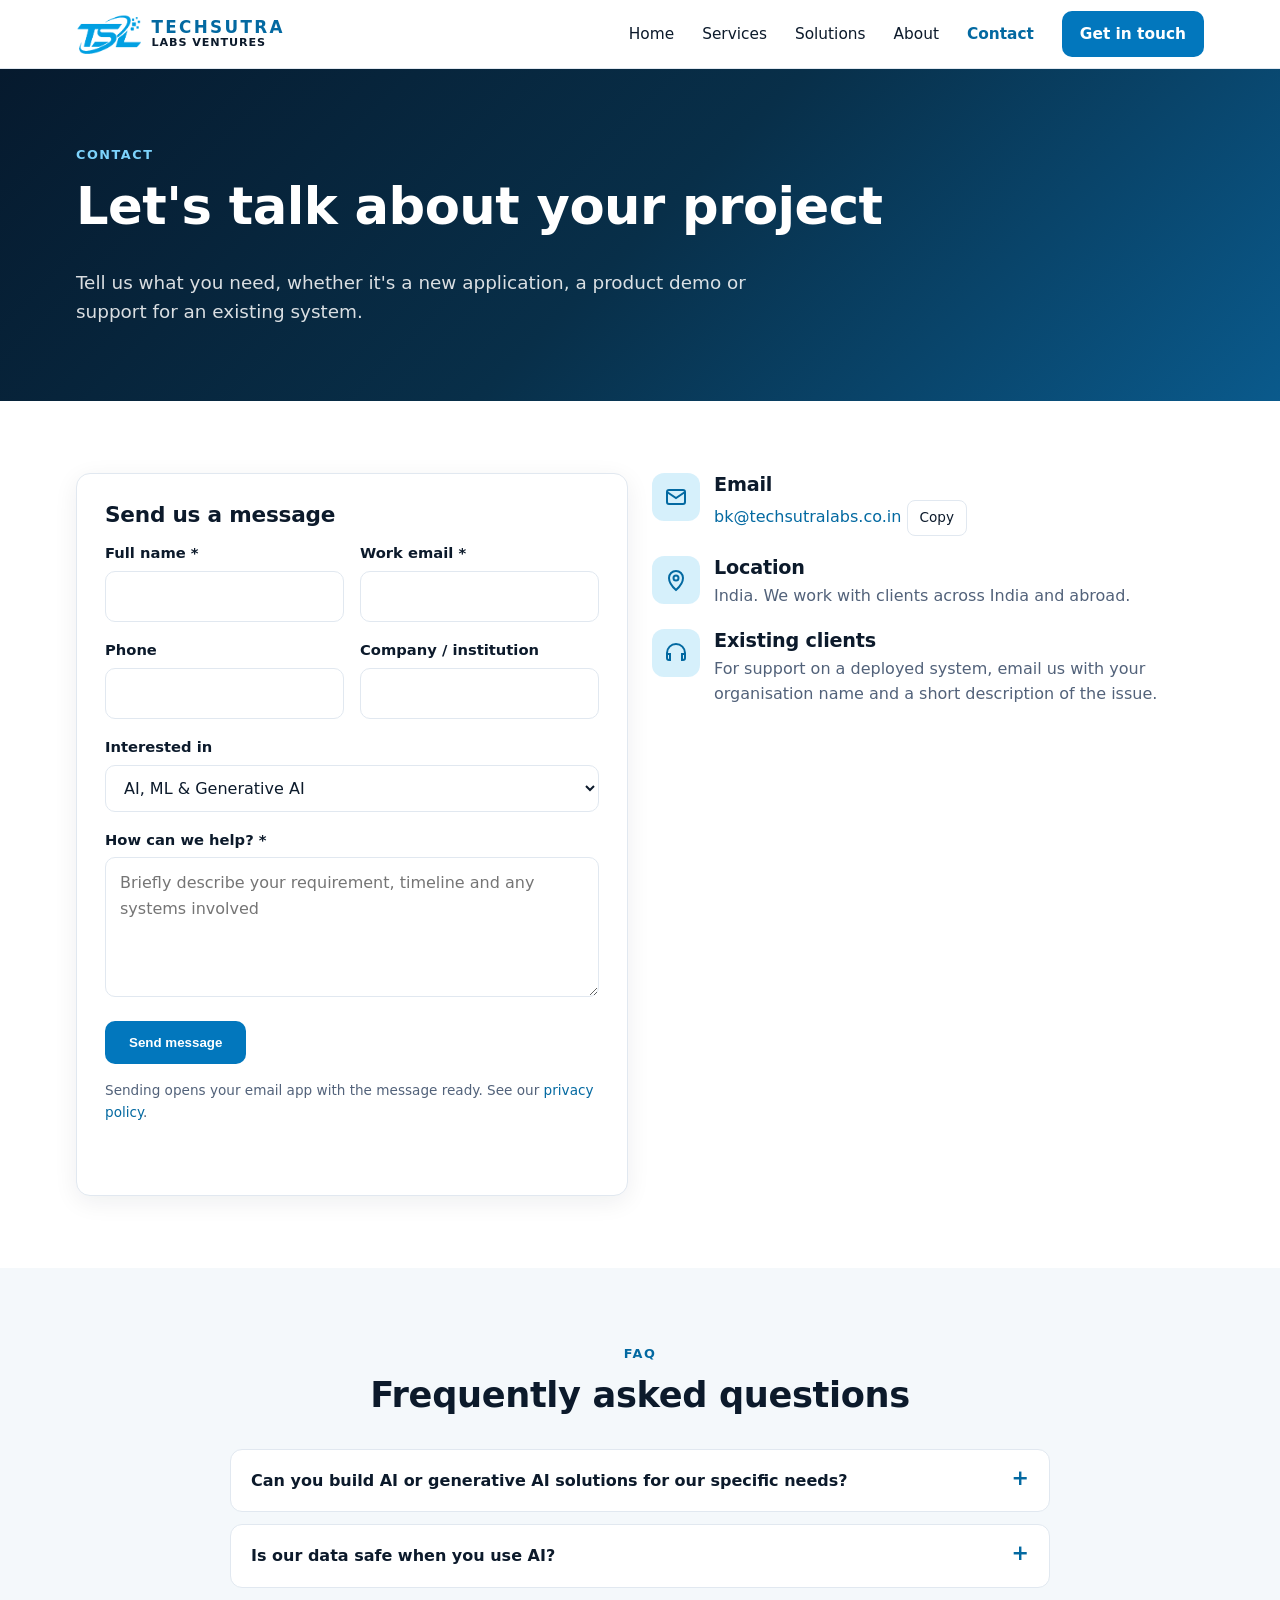
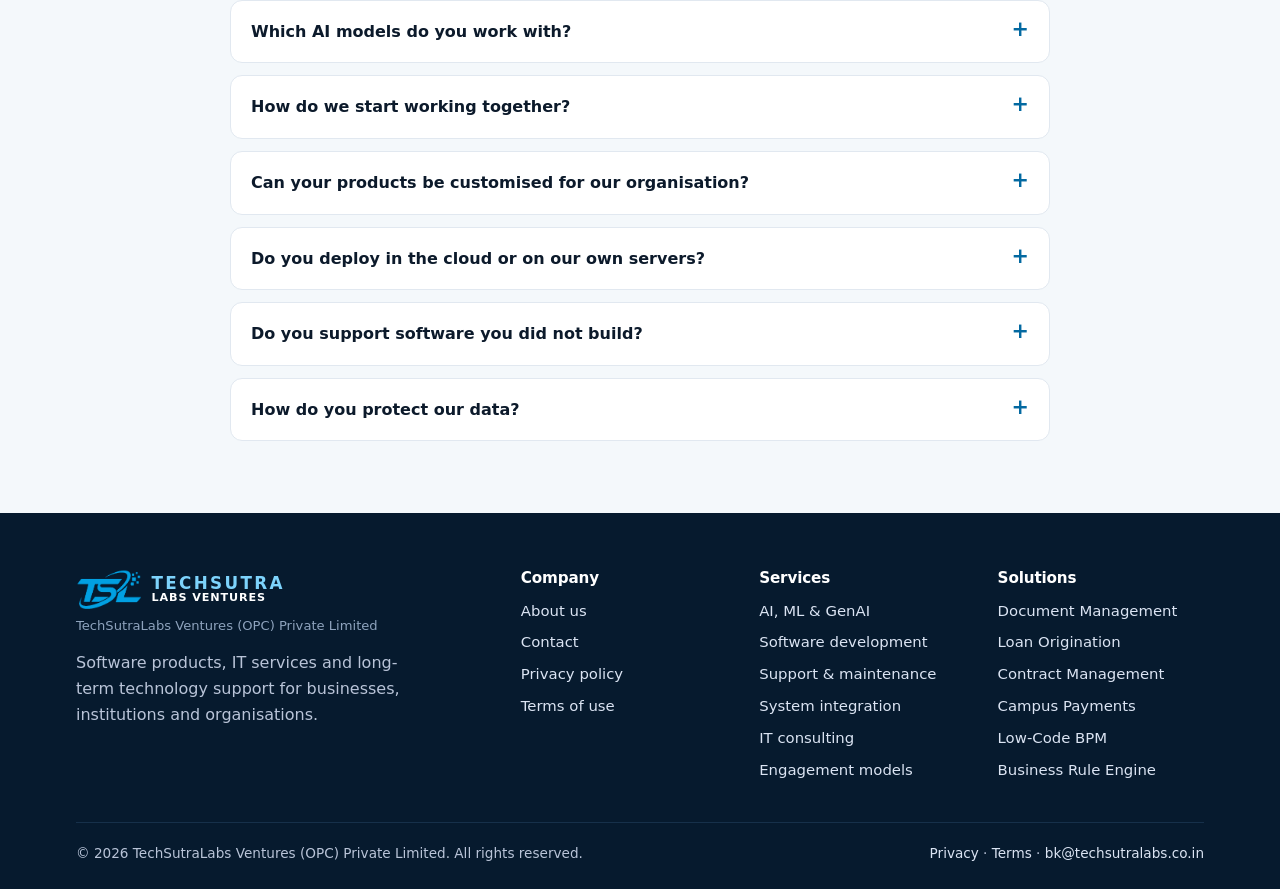
<file: contact.html>
<!doctype html>
<html lang="en-IN">
<head>
<meta charset="utf-8">
<meta name="viewport" content="width=device-width, initial-scale=1">
<title>Contact | TechSutra Labs Ventures</title>
<meta name="description" content="Contact TechSutra Labs Ventures about software development, IT services or our products.">
<link rel="canonical" href="https://techsutralabs.com/contact.html">
<meta property="og:title" content="Contact | TechSutra Labs Ventures">
<meta property="og:description" content="Contact TechSutra Labs Ventures about software development, IT services or our products.">
<meta property="og:type" content="website">
<meta property="og:url" content="https://techsutralabs.com/contact.html">
<meta property="og:site_name" content="TechSutra Labs Ventures">
<meta property="og:image" content="https://techsutralabs.com/assets/og-image.png">
<meta property="og:image:width" content="1200"><meta property="og:image:height" content="630">
<meta name="twitter:card" content="summary_large_image">
<meta name="theme-color" content="#082f49">
<meta http-equiv="Content-Security-Policy" content="default-src 'self'; script-src 'self'; style-src 'self' 'unsafe-inline' https://fonts.googleapis.com; font-src https://fonts.gstatic.com; img-src 'self' data:; connect-src 'self'; object-src 'none'; base-uri 'self'; form-action 'self' mailto:; upgrade-insecure-requests">
<meta name="referrer" content="strict-origin-when-cross-origin">
<link rel="apple-touch-icon" href="assets/apple-touch-icon.png">
<script type="application/ld+json">{"@context":"https://schema.org","@type":"Organization","name":"TechSutra Labs Ventures","legalName":"TechSutraLabs Ventures (OPC) Private Limited","slogan":"Innovate. Build. Transform.","url":"https://techsutralabs.com","logo":"https://techsutralabs.com/assets/apple-touch-icon.png","email":"bk@techsutralabs.co.in","address":{"@type":"PostalAddress","addressCountry":"IN"},"description":"Software development, AI, ML and generative AI solutions, IT services, support and AI-powered enterprise software products.","knowsAbout":["Artificial intelligence","Machine learning","Generative AI","Software development","Enterprise software"]}</script>
<link rel="icon" href="assets/favicon-32.png" sizes="32x32" type="image/png">
<link rel="icon" href="assets/favicon.png" sizes="64x64" type="image/png">
<link rel="preconnect" href="https://fonts.googleapis.com"><link rel="preconnect" href="https://fonts.gstatic.com" crossorigin>
<link href="https://fonts.googleapis.com/css2?family=Inter:wght@400;500;600;700;800&display=swap" rel="stylesheet">
<link rel="stylesheet" href="assets/style.css">
</head>
<body>
<a class="skip-link" href="#main">Skip to content</a>
<header class="site-header"><div class="container nav">
<a class="logo" href="index.html" aria-label="TechSutra Labs Ventures, home"><img src="assets/logo-tsl.png" width="66" height="40" alt=""><span class="wm"><b>TECHSUTRA</b><small>Labs Ventures</small></span></a>
<button class="nav-toggle" aria-label="Open menu" aria-expanded="false" aria-controls="primary-nav"><svg width="22" height="22" viewBox="0 0 24 24" fill="none" stroke="currentColor" stroke-width="2" aria-hidden="true"><path d="M3 6h18M3 12h18M3 18h18"/></svg></button>
<nav aria-label="Primary"><ul class="nav-links" id="primary-nav"><li><a href="index.html">Home</a></li><li><a href="services.html">Services</a></li><li><a href="solutions.html">Solutions</a></li><li><a href="about.html">About</a></li><li><a href="contact.html">Contact</a></li><li><a class="btn btn-primary" href="contact.html" style="padding:9px 16px">Get in touch</a></li></ul></nav>
</div></header>
<main id="main">

<section class="page-hero"><div class="container"><span class="eyebrow">Contact</span><h1>Let's talk about your project</h1>
<p class="lead">Tell us what you need, whether it's a new application, a product demo or support for an existing system.</p></div></section>
<section class="section"><div class="container grid grid-2" style="align-items:start;grid-template-columns:repeat(auto-fit,minmax(300px,1fr))">
<div class="card" style="height:auto">
<h2 style="font-size:1.35rem">Send us a message</h2>
<form id="contact-form" data-to="bk@techsutralabs.co.in" novalidate>
<div class="form-row"><div><label for="name">Full name *</label><input id="name" name="name" required autocomplete="name"></div>
<div><label for="email">Work email *</label><input id="email" name="email" type="email" required autocomplete="email"></div></div>
<div class="form-row"><div><label for="phone">Phone</label><input id="phone" name="phone" type="tel" autocomplete="tel"></div>
<div><label for="company">Company / institution</label><input id="company" name="company" autocomplete="organization"></div></div>
<div><label for="topic">Interested in</label><select id="topic" name="topic"><optgroup label="Services"><option value="AI, ML & Generative AI">AI, ML & Generative AI</option><option value="Software Development">Software Development</option><option value="Cloud & Digital Platforms">Cloud & Digital Platforms</option><option value="Software Support & Maintenance">Software Support & Maintenance</option><option value="System Integration">System Integration</option><option value="IT Consulting">IT Consulting</option><option value="Data Management">Data Management</option><option value="Technical Support">Technical Support</option><option value="Software Licensing">Software Licensing</option></optgroup><optgroup label="Solutions"><option value="Enterprise Document Management" data-key="edms">Enterprise Document Management</option><option value="Commercial Loan Origination" data-key="clos">Commercial Loan Origination</option><option value="Contract Lifecycle Management" data-key="clm">Contract Lifecycle Management</option><option value="Campus Smart Card & Cashless Payments" data-key="campus">Campus Smart Card & Cashless Payments</option><option value="Low-Code BPM Platform" data-key="bpm">Low-Code BPM Platform</option><option value="Intelligent Business Rule Engine" data-key="ibre">Intelligent Business Rule Engine</option></optgroup><option>Something else</option></select></div>
<div><label for="message">How can we help? *</label><textarea id="message" name="message" required minlength="10" placeholder="Briefly describe your requirement, timeline and any systems involved"></textarea></div>
<div class="sr-only" aria-hidden="true"><label for="website">Leave this empty</label><input id="website" name="website" tabindex="-1" autocomplete="off"></div>
<div><button class="btn btn-primary" type="submit" style="cursor:pointer">Send message</button></div>
<p class="form-note">Sending opens your email app with the message ready. See our <a href="privacy.html">privacy policy</a>.</p>
<p id="form-status" class="form-note" role="status" aria-live="polite"></p>
</form></div>
<div>
<div class="contact-item"><div class="icon"><svg width="24" height="24" viewBox="0 0 24 24" fill="none" stroke="currentColor" stroke-width="2"><rect x="3" y="5" width="18" height="14" rx="2"/><path d="M3 7l9 6 9-6"/></svg></div><div><h3>Email</h3><p><a href="mailto:bk@techsutralabs.co.in">bk@techsutralabs.co.in</a> <button type="button" class="btn-sm" data-copy="bk@techsutralabs.co.in">Copy</button></p></div></div>
<div class="contact-item"><div class="icon"><svg width="24" height="24" viewBox="0 0 24 24" fill="none" stroke="currentColor" stroke-width="2"><path d="M12 22s7-6.2 7-12a7 7 0 00-14 0c0 5.8 7 12 7 12z"/><circle cx="12" cy="10" r="2.5"/></svg></div><div><h3>Location</h3><p>India. We work with clients across India and abroad.</p></div></div>
<div class="contact-item"><div class="icon"><svg width="24" height="24" viewBox="0 0 24 24" fill="none" stroke="currentColor" stroke-width="2"><path d="M3 14v-2a9 9 0 0118 0v2M21 14v3a2 2 0 01-2 2h-1v-6h3zM3 14v3a2 2 0 002 2h1v-6H3z"/></svg></div><div><h3>Existing clients</h3><p>For support on a deployed system, email us with your organisation name and a short description of the issue.</p></div></div>
</div></div></section>
<section class="section alt"><div class="container"><div class="center"><span class="eyebrow">FAQ</span><h2>Frequently asked questions</h2></div>
<div class="faq"><details><summary>Can you build AI or generative AI solutions for our specific needs?</summary><p>Yes. We start with your business problem and data, identify where AI adds real value, and then build anything from a quick proof of concept to a production system: assistants on your own documents, ML prediction models, document data extraction or AI agents that automate workflows.</p></details><details><summary>Is our data safe when you use AI?</summary><p>Yes. We design AI solutions with access controls, data minimisation and human review. For sensitive data we can use private or on-premises models so your data never leaves your infrastructure.</p></details><details><summary>Which AI models do you work with?</summary><p>We are model-agnostic. We work with leading commercial models such as OpenAI, Anthropic Claude and Google Gemini, as well as open-source models that can be hosted privately, and choose based on your accuracy, cost and privacy needs.</p></details><details><summary>How do we start working together?</summary><p>Send us a short description of your requirement. We set up a discovery call, understand your goals and constraints, and then share a proposal with scope, timeline and cost.</p></details><details><summary>Can your products be customised for our organisation?</summary><p>Yes. Our solutions are configurable, and we also build custom extensions and integrations with your existing systems.</p></details><details><summary>Do you deploy in the cloud or on our own servers?</summary><p>Either. Our software runs in the cloud, in a private cloud, or on-premises on your own infrastructure, depending on your security and compliance needs.</p></details><details><summary>Do you support software you did not build?</summary><p>Yes. We take over maintenance and support of existing applications after an initial assessment of the code and environment.</p></details><details><summary>How do you protect our data?</summary><p>Role-based access, encryption, audit trails and secure development practices are standard. We can sign NDAs and data-processing agreements, and we support the requirements of India's DPDP Act, 2023.</p></details></div></div></section>

</main>
<footer class="site-footer"><div class="container">
<div class="footer-grid">
<div><a class="logo" href="index.html" aria-label="TechSutra Labs Ventures, home"><img src="assets/logo-tsl.png" width="66" height="40" alt=""><span class="wm"><b>TECHSUTRA</b><small>Labs Ventures</small></span></a>
<p class="legal-name">TechSutraLabs Ventures (OPC) Private Limited</p>
<p style="margin-top:14px;max-width:340px">Software products, IT services and long-term technology support for businesses, institutions and organisations.</p></div>
<div><h2 class="f-h">Company</h2><ul><li><a href="about.html">About us</a></li><li><a href="contact.html">Contact</a></li><li><a href="privacy.html">Privacy policy</a></li><li><a href="terms.html">Terms of use</a></li></ul></div>
<div><h2 class="f-h">Services</h2><ul><li><a href="services.html#ai-ml-generative-ai">AI, ML &amp; GenAI</a></li><li><a href="services.html#software-development">Software development</a></li><li><a href="services.html#software-support-maintenance">Support &amp; maintenance</a></li><li><a href="services.html#system-integration">System integration</a></li><li><a href="services.html#it-consulting">IT consulting</a></li><li><a href="services.html#engagement">Engagement models</a></li></ul></div>
<div><h2 class="f-h">Solutions</h2><ul><li><a href="solutions.html#edms">Document Management</a></li><li><a href="solutions.html#clos">Loan Origination</a></li><li><a href="solutions.html#clm">Contract Management</a></li><li><a href="solutions.html#campus">Campus Payments</a></li><li><a href="solutions.html#bpm">Low-Code BPM</a></li><li><a href="solutions.html#ibre">Business Rule Engine</a></li></ul></div>
</div>
<div class="footer-bottom"><span>&copy; <span id="year">2026</span> TechSutraLabs Ventures (OPC) Private Limited. All rights reserved.</span><span><a href="privacy.html">Privacy</a> &middot; <a href="terms.html">Terms</a> &middot; <a href="mailto:bk@techsutralabs.co.in">bk@techsutralabs.co.in</a></span></div>
</div></footer>
<script src="assets/main.js"></script>
</body>
</html>
</file>
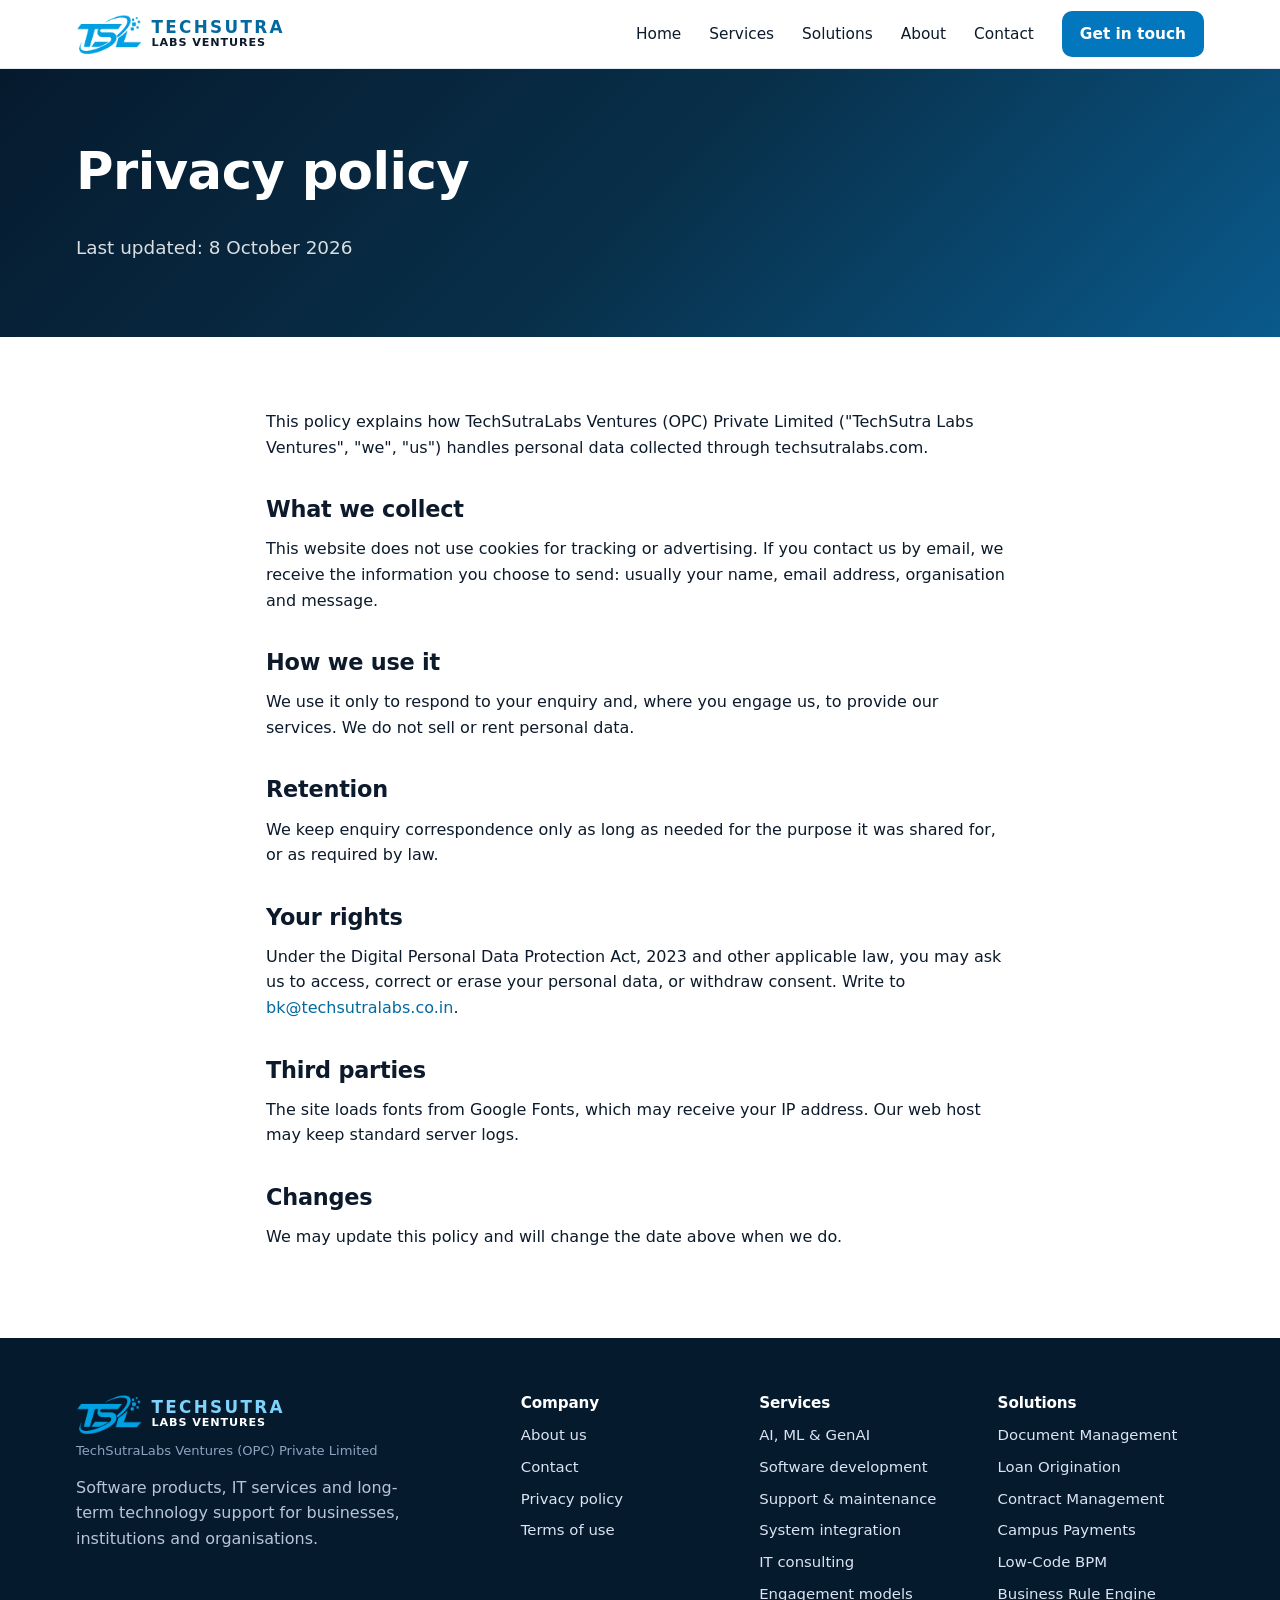
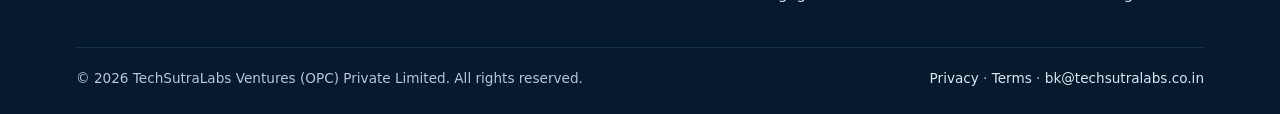
<file: privacy.html>
<!doctype html>
<html lang="en-IN">
<head>
<meta charset="utf-8">
<meta name="viewport" content="width=device-width, initial-scale=1">
<title>Privacy Policy | TechSutra Labs Ventures</title>
<meta name="description" content="Privacy policy for techsutralabs.com.">
<link rel="canonical" href="https://techsutralabs.com/privacy.html">
<meta property="og:title" content="Privacy Policy | TechSutra Labs Ventures">
<meta property="og:description" content="Privacy policy for techsutralabs.com.">
<meta property="og:type" content="website">
<meta property="og:url" content="https://techsutralabs.com/privacy.html">
<meta property="og:site_name" content="TechSutra Labs Ventures">
<meta property="og:image" content="https://techsutralabs.com/assets/og-image.png">
<meta property="og:image:width" content="1200"><meta property="og:image:height" content="630">
<meta name="twitter:card" content="summary_large_image">
<meta name="theme-color" content="#082f49">
<meta http-equiv="Content-Security-Policy" content="default-src 'self'; script-src 'self'; style-src 'self' 'unsafe-inline' https://fonts.googleapis.com; font-src https://fonts.gstatic.com; img-src 'self' data:; connect-src 'self'; object-src 'none'; base-uri 'self'; form-action 'self' mailto:; upgrade-insecure-requests">
<meta name="referrer" content="strict-origin-when-cross-origin">
<link rel="apple-touch-icon" href="assets/apple-touch-icon.png">
<script type="application/ld+json">{"@context":"https://schema.org","@type":"Organization","name":"TechSutra Labs Ventures","legalName":"TechSutraLabs Ventures (OPC) Private Limited","slogan":"Innovate. Build. Transform.","url":"https://techsutralabs.com","logo":"https://techsutralabs.com/assets/apple-touch-icon.png","email":"bk@techsutralabs.co.in","address":{"@type":"PostalAddress","addressCountry":"IN"},"description":"Software development, AI, ML and generative AI solutions, IT services, support and AI-powered enterprise software products.","knowsAbout":["Artificial intelligence","Machine learning","Generative AI","Software development","Enterprise software"]}</script>
<link rel="icon" href="assets/favicon-32.png" sizes="32x32" type="image/png">
<link rel="icon" href="assets/favicon.png" sizes="64x64" type="image/png">
<link rel="preconnect" href="https://fonts.googleapis.com"><link rel="preconnect" href="https://fonts.gstatic.com" crossorigin>
<link href="https://fonts.googleapis.com/css2?family=Inter:wght@400;500;600;700;800&display=swap" rel="stylesheet">
<link rel="stylesheet" href="assets/style.css">
</head>
<body>
<a class="skip-link" href="#main">Skip to content</a>
<header class="site-header"><div class="container nav">
<a class="logo" href="index.html" aria-label="TechSutra Labs Ventures, home"><img src="assets/logo-tsl.png" width="66" height="40" alt=""><span class="wm"><b>TECHSUTRA</b><small>Labs Ventures</small></span></a>
<button class="nav-toggle" aria-label="Open menu" aria-expanded="false" aria-controls="primary-nav"><svg width="22" height="22" viewBox="0 0 24 24" fill="none" stroke="currentColor" stroke-width="2" aria-hidden="true"><path d="M3 6h18M3 12h18M3 18h18"/></svg></button>
<nav aria-label="Primary"><ul class="nav-links" id="primary-nav"><li><a href="index.html">Home</a></li><li><a href="services.html">Services</a></li><li><a href="solutions.html">Solutions</a></li><li><a href="about.html">About</a></li><li><a href="contact.html">Contact</a></li><li><a class="btn btn-primary" href="contact.html" style="padding:9px 16px">Get in touch</a></li></ul></nav>
</div></header>
<main id="main">

<section class="page-hero"><div class="container"><h1>Privacy policy</h1><p class="lead">Last updated: 8 October 2026</p></div></section>
<section class="section"><div class="container prose">
<p>This policy explains how TechSutraLabs Ventures (OPC) Private Limited ("TechSutra Labs Ventures", "we", "us") handles personal data collected through techsutralabs.com.</p>
<h2>What we collect</h2><p>This website does not use cookies for tracking or advertising. If you contact us by email, we receive the information you choose to send: usually your name, email address, organisation and message.</p>
<h2>How we use it</h2><p>We use it only to respond to your enquiry and, where you engage us, to provide our services. We do not sell or rent personal data.</p>
<h2>Retention</h2><p>We keep enquiry correspondence only as long as needed for the purpose it was shared for, or as required by law.</p>
<h2>Your rights</h2><p>Under the Digital Personal Data Protection Act, 2023 and other applicable law, you may ask us to access, correct or erase your personal data, or withdraw consent. Write to <a href="mailto:bk@techsutralabs.co.in">bk@techsutralabs.co.in</a>.</p>
<h2>Third parties</h2><p>The site loads fonts from Google Fonts, which may receive your IP address. Our web host may keep standard server logs.</p>
<h2>Changes</h2><p>We may update this policy and will change the date above when we do.</p>
</div></section>
</main>
<footer class="site-footer"><div class="container">
<div class="footer-grid">
<div><a class="logo" href="index.html" aria-label="TechSutra Labs Ventures, home"><img src="assets/logo-tsl.png" width="66" height="40" alt=""><span class="wm"><b>TECHSUTRA</b><small>Labs Ventures</small></span></a>
<p class="legal-name">TechSutraLabs Ventures (OPC) Private Limited</p>
<p style="margin-top:14px;max-width:340px">Software products, IT services and long-term technology support for businesses, institutions and organisations.</p></div>
<div><h2 class="f-h">Company</h2><ul><li><a href="about.html">About us</a></li><li><a href="contact.html">Contact</a></li><li><a href="privacy.html">Privacy policy</a></li><li><a href="terms.html">Terms of use</a></li></ul></div>
<div><h2 class="f-h">Services</h2><ul><li><a href="services.html#ai-ml-generative-ai">AI, ML &amp; GenAI</a></li><li><a href="services.html#software-development">Software development</a></li><li><a href="services.html#software-support-maintenance">Support &amp; maintenance</a></li><li><a href="services.html#system-integration">System integration</a></li><li><a href="services.html#it-consulting">IT consulting</a></li><li><a href="services.html#engagement">Engagement models</a></li></ul></div>
<div><h2 class="f-h">Solutions</h2><ul><li><a href="solutions.html#edms">Document Management</a></li><li><a href="solutions.html#clos">Loan Origination</a></li><li><a href="solutions.html#clm">Contract Management</a></li><li><a href="solutions.html#campus">Campus Payments</a></li><li><a href="solutions.html#bpm">Low-Code BPM</a></li><li><a href="solutions.html#ibre">Business Rule Engine</a></li></ul></div>
</div>
<div class="footer-bottom"><span>&copy; <span id="year">2026</span> TechSutraLabs Ventures (OPC) Private Limited. All rights reserved.</span><span><a href="privacy.html">Privacy</a> &middot; <a href="terms.html">Terms</a> &middot; <a href="mailto:bk@techsutralabs.co.in">bk@techsutralabs.co.in</a></span></div>
</div></footer>
<script src="assets/main.js"></script>
</body>
</html>
</file>
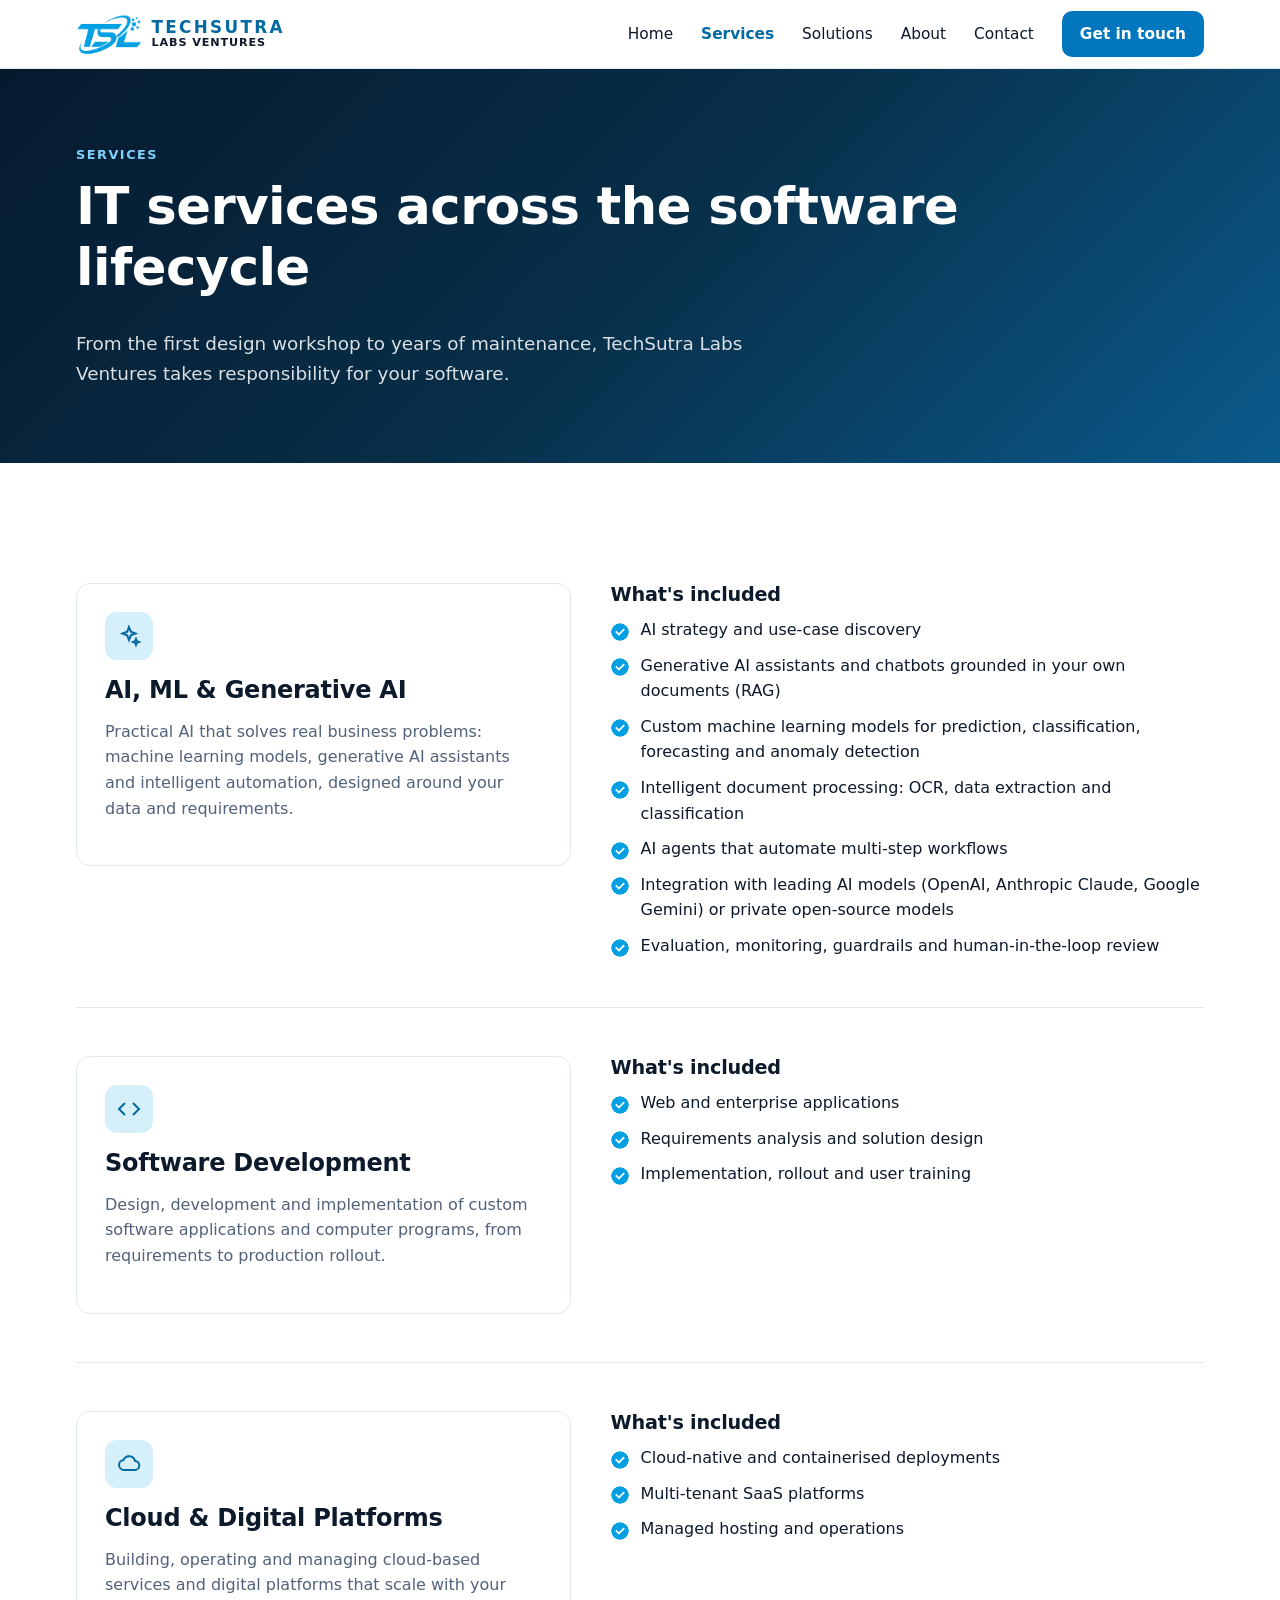
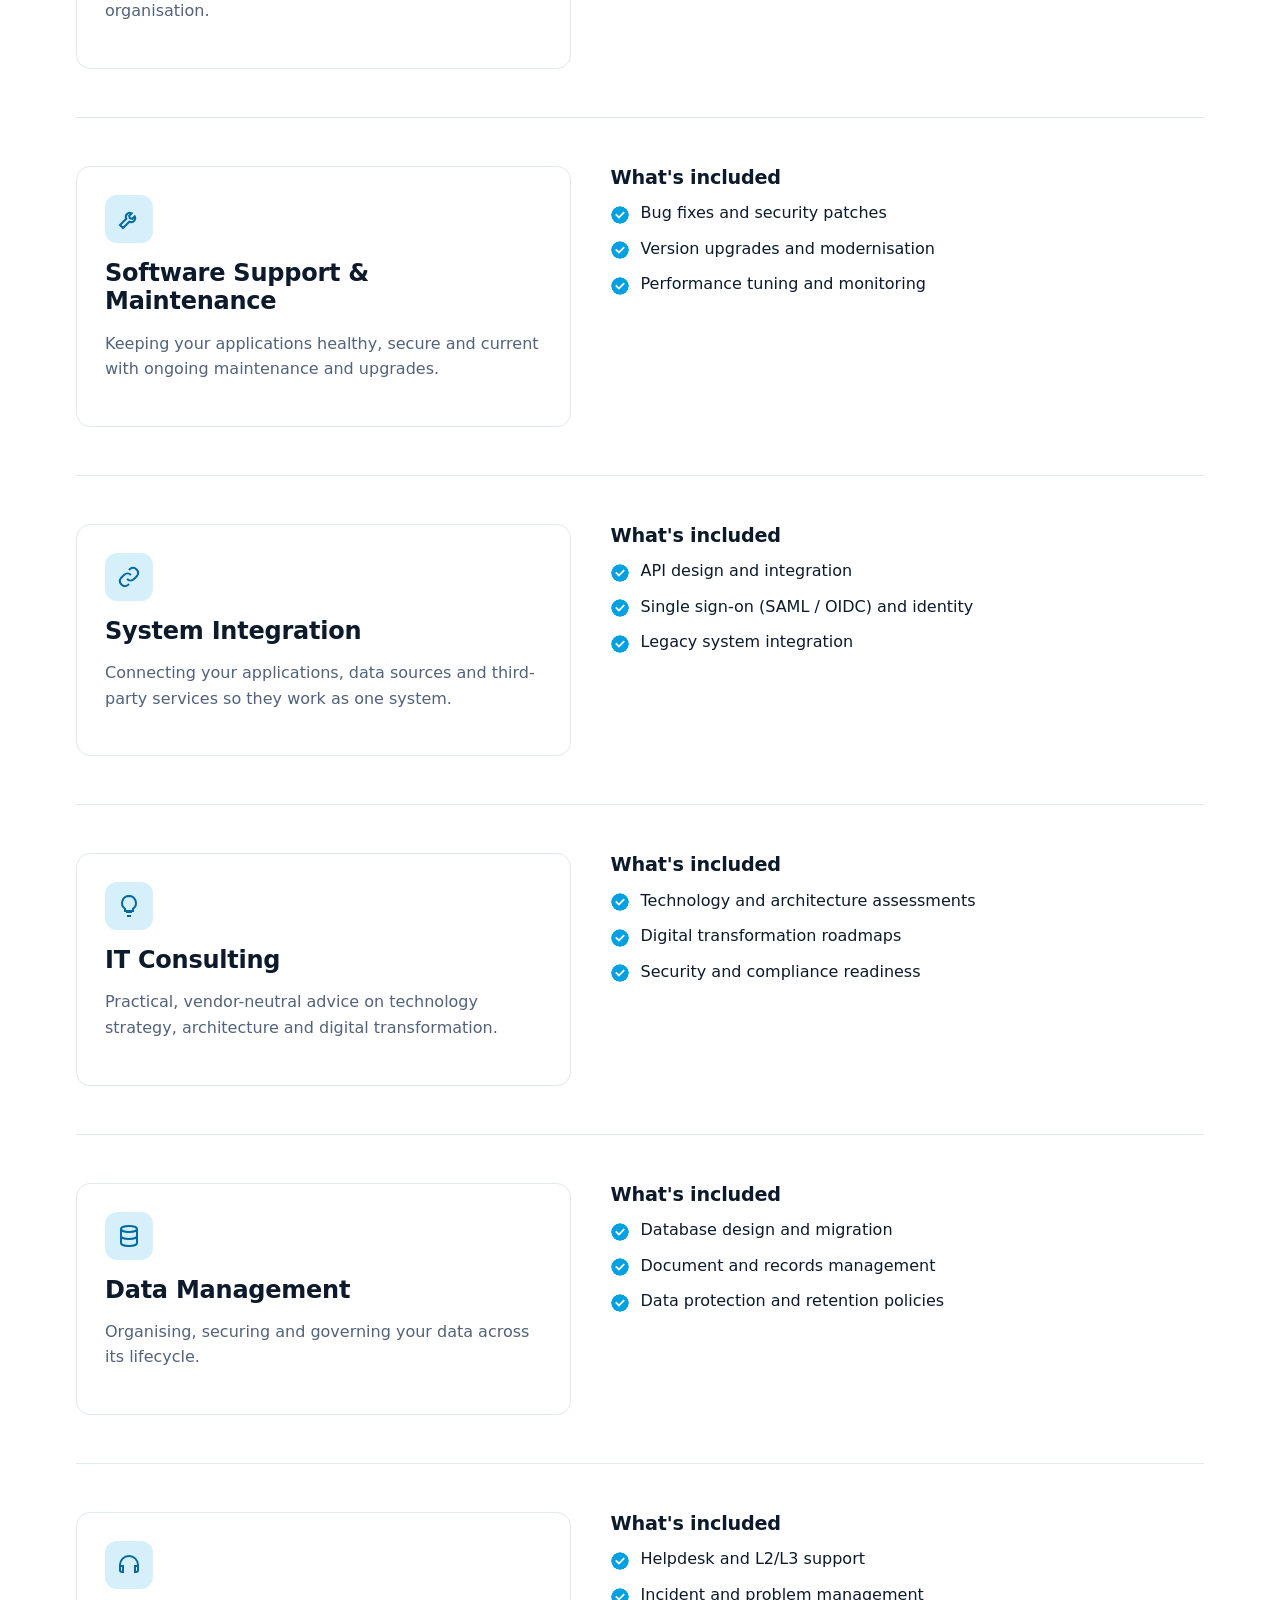
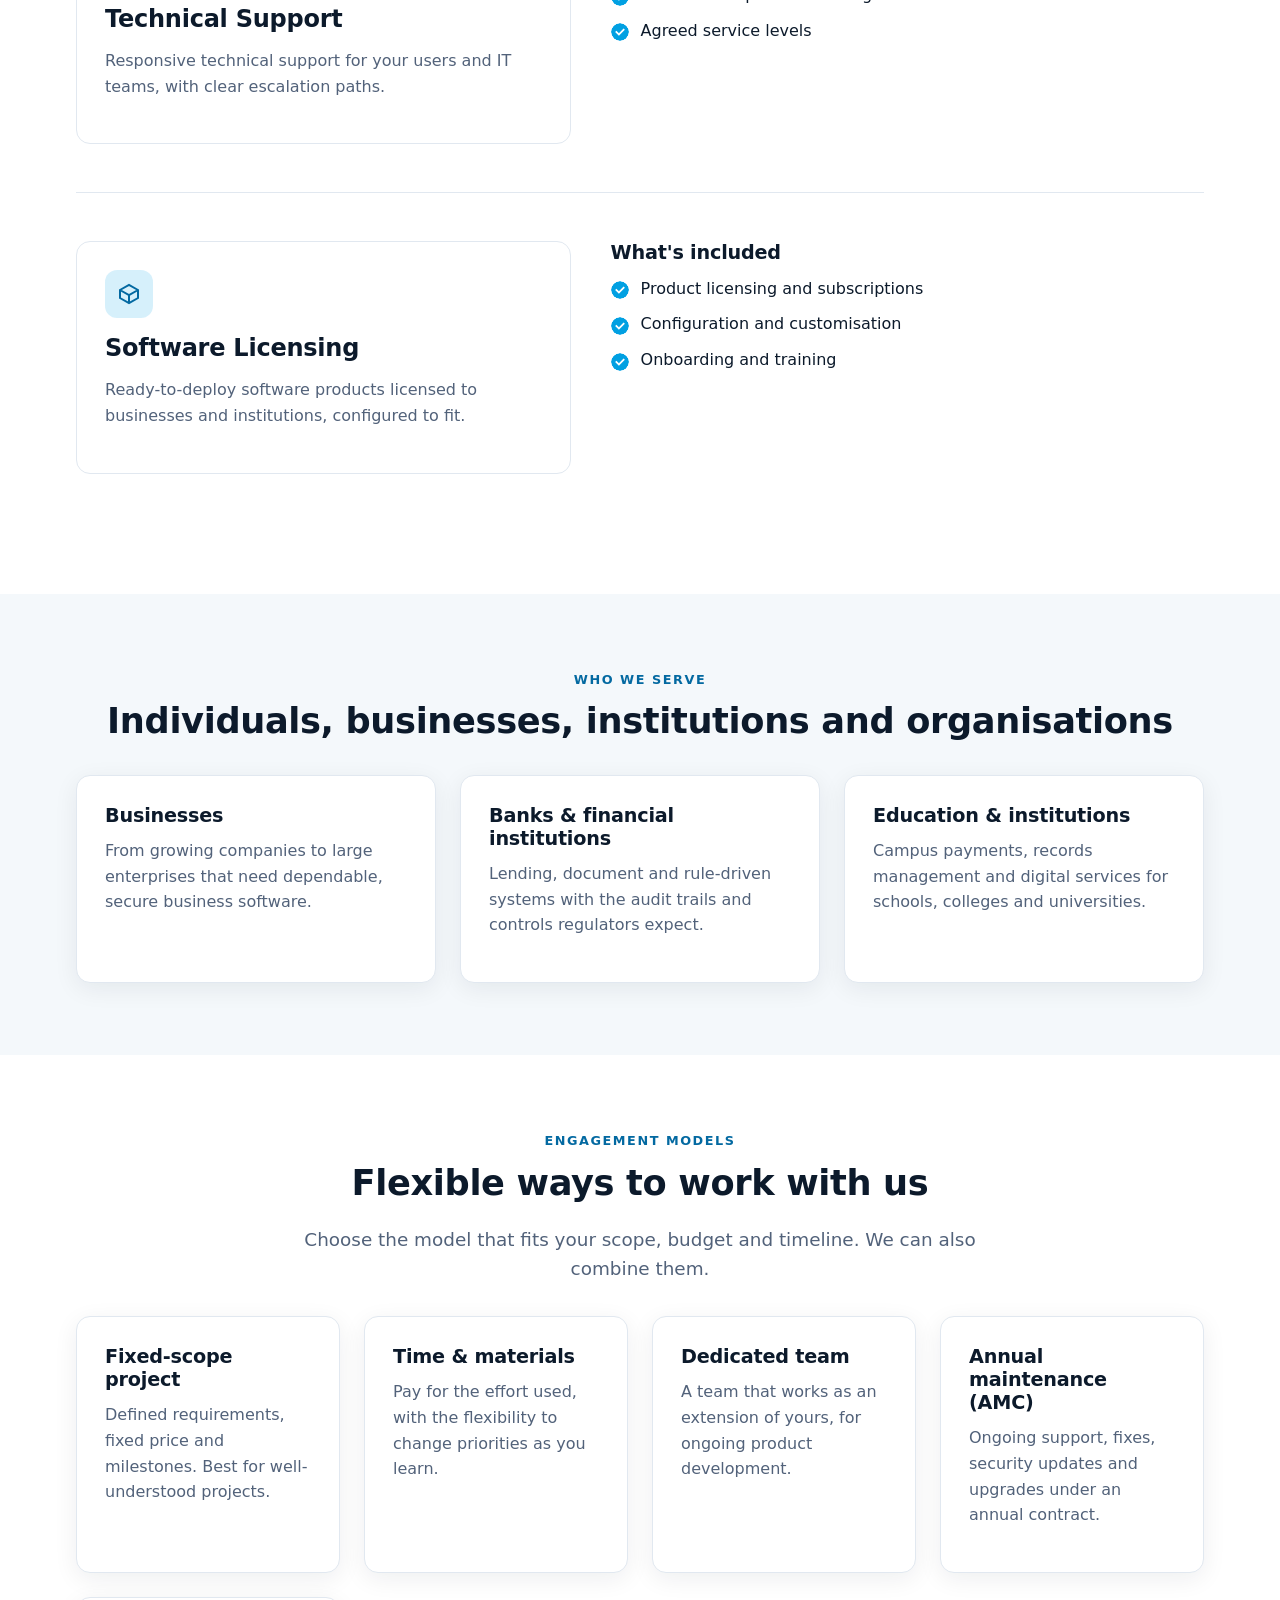
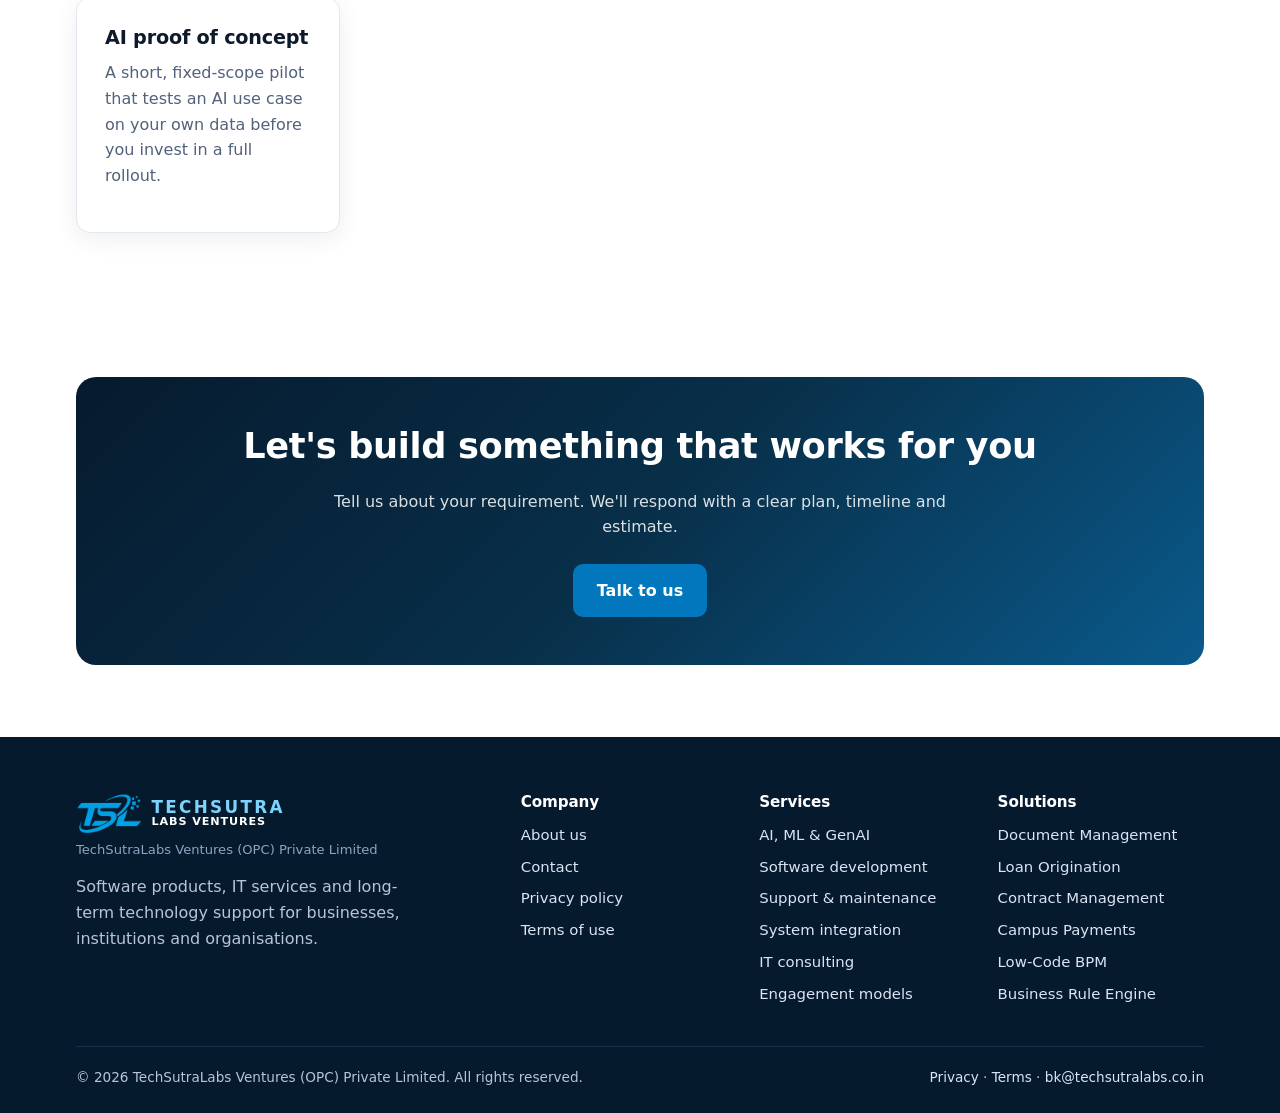
<file: services.html>
<!doctype html>
<html lang="en-IN">
<head>
<meta charset="utf-8">
<meta name="viewport" content="width=device-width, initial-scale=1">
<title>Services | TechSutra Labs Ventures</title>
<meta name="description" content="AI, ML and generative AI solutions, software development, cloud platforms, support and maintenance, system integration, IT consulting, data management and technical support.">
<link rel="canonical" href="https://techsutralabs.com/services.html">
<meta property="og:title" content="Services | TechSutra Labs Ventures">
<meta property="og:description" content="AI, ML and generative AI solutions, software development, cloud platforms, support and maintenance, system integration, IT consulting, data management and technical support.">
<meta property="og:type" content="website">
<meta property="og:url" content="https://techsutralabs.com/services.html">
<meta property="og:site_name" content="TechSutra Labs Ventures">
<meta property="og:image" content="https://techsutralabs.com/assets/og-image.png">
<meta property="og:image:width" content="1200"><meta property="og:image:height" content="630">
<meta name="twitter:card" content="summary_large_image">
<meta name="theme-color" content="#082f49">
<meta http-equiv="Content-Security-Policy" content="default-src 'self'; script-src 'self'; style-src 'self' 'unsafe-inline' https://fonts.googleapis.com; font-src https://fonts.gstatic.com; img-src 'self' data:; connect-src 'self'; object-src 'none'; base-uri 'self'; form-action 'self' mailto:; upgrade-insecure-requests">
<meta name="referrer" content="strict-origin-when-cross-origin">
<link rel="apple-touch-icon" href="assets/apple-touch-icon.png">
<script type="application/ld+json">{"@context":"https://schema.org","@type":"Organization","name":"TechSutra Labs Ventures","legalName":"TechSutraLabs Ventures (OPC) Private Limited","slogan":"Innovate. Build. Transform.","url":"https://techsutralabs.com","logo":"https://techsutralabs.com/assets/apple-touch-icon.png","email":"bk@techsutralabs.co.in","address":{"@type":"PostalAddress","addressCountry":"IN"},"description":"Software development, AI, ML and generative AI solutions, IT services, support and AI-powered enterprise software products.","knowsAbout":["Artificial intelligence","Machine learning","Generative AI","Software development","Enterprise software"]}</script>
<link rel="icon" href="assets/favicon-32.png" sizes="32x32" type="image/png">
<link rel="icon" href="assets/favicon.png" sizes="64x64" type="image/png">
<link rel="preconnect" href="https://fonts.googleapis.com"><link rel="preconnect" href="https://fonts.gstatic.com" crossorigin>
<link href="https://fonts.googleapis.com/css2?family=Inter:wght@400;500;600;700;800&display=swap" rel="stylesheet">
<link rel="stylesheet" href="assets/style.css">
</head>
<body>
<a class="skip-link" href="#main">Skip to content</a>
<header class="site-header"><div class="container nav">
<a class="logo" href="index.html" aria-label="TechSutra Labs Ventures, home"><img src="assets/logo-tsl.png" width="66" height="40" alt=""><span class="wm"><b>TECHSUTRA</b><small>Labs Ventures</small></span></a>
<button class="nav-toggle" aria-label="Open menu" aria-expanded="false" aria-controls="primary-nav"><svg width="22" height="22" viewBox="0 0 24 24" fill="none" stroke="currentColor" stroke-width="2" aria-hidden="true"><path d="M3 6h18M3 12h18M3 18h18"/></svg></button>
<nav aria-label="Primary"><ul class="nav-links" id="primary-nav"><li><a href="index.html">Home</a></li><li><a href="services.html">Services</a></li><li><a href="solutions.html">Solutions</a></li><li><a href="about.html">About</a></li><li><a href="contact.html">Contact</a></li><li><a class="btn btn-primary" href="contact.html" style="padding:9px 16px">Get in touch</a></li></ul></nav>
</div></header>
<main id="main">

<section class="page-hero"><div class="container"><span class="eyebrow">Services</span><h1>IT services across the software lifecycle</h1>
<p class="lead">From the first design workshop to years of maintenance, TechSutra Labs Ventures takes responsibility for your software.</p></div></section>
<section class="section"><div class="container"><div class="product" id="ai-ml-generative-ai"><div><div class="card" style="box-shadow:none;height:auto"><div class="icon"><svg width="24" height="24" viewBox="0 0 24 24" fill="none" stroke="currentColor" stroke-width="2"><path d="M12 3l1.8 4.7L18.5 9.5l-4.7 1.8L12 16l-1.8-4.7L5.5 9.5l4.7-1.8z"/><path d="M19 15l.9 2.1L22 18l-2.1.9L19 21l-.9-2.1L16 18l2.1-.9z"/></svg></div><h2 style="font-size:1.5rem">AI, ML & Generative AI</h2><p>Practical AI that solves real business problems: machine learning models, generative AI assistants and intelligent automation, designed around your data and requirements.</p></div></div>
<div><h3>What's included</h3><ul class="checklist"><li>AI strategy and use-case discovery</li><li>Generative AI assistants and chatbots grounded in your own documents (RAG)</li><li>Custom machine learning models for prediction, classification, forecasting and anomaly detection</li><li>Intelligent document processing: OCR, data extraction and classification</li><li>AI agents that automate multi-step workflows</li><li>Integration with leading AI models (OpenAI, Anthropic Claude, Google Gemini) or private open-source models</li><li>Evaluation, monitoring, guardrails and human-in-the-loop review</li></ul></div></div><div class="product" id="software-development"><div><div class="card" style="box-shadow:none;height:auto"><div class="icon"><svg width="24" height="24" viewBox="0 0 24 24" fill="none" stroke="currentColor" stroke-width="2"><path d="M8 6l-6 6 6 6M16 6l6 6-6 6"/></svg></div><h2 style="font-size:1.5rem">Software Development</h2><p>Design, development and implementation of custom software applications and computer programs, from requirements to production rollout.</p></div></div>
<div><h3>What's included</h3><ul class="checklist"><li>Web and enterprise applications</li><li>Requirements analysis and solution design</li><li>Implementation, rollout and user training</li></ul></div></div><div class="product" id="cloud-digital-platforms"><div><div class="card" style="box-shadow:none;height:auto"><div class="icon"><svg width="24" height="24" viewBox="0 0 24 24" fill="none" stroke="currentColor" stroke-width="2"><path d="M7 18a5 5 0 01-.5-9.97A6 6 0 0118 9a4.5 4.5 0 01-.5 9z"/></svg></div><h2 style="font-size:1.5rem">Cloud & Digital Platforms</h2><p>Building, operating and managing cloud-based services and digital platforms that scale with your organisation.</p></div></div>
<div><h3>What's included</h3><ul class="checklist"><li>Cloud-native and containerised deployments</li><li>Multi-tenant SaaS platforms</li><li>Managed hosting and operations</li></ul></div></div><div class="product" id="software-support-maintenance"><div><div class="card" style="box-shadow:none;height:auto"><div class="icon"><svg width="24" height="24" viewBox="0 0 24 24" fill="none" stroke="currentColor" stroke-width="2"><path d="M14.7 6.3a4 4 0 00-5.4 5.4L3 18l3 3 6.3-6.3a4 4 0 005.4-5.4l-2.5 2.5-2.4-.6-.6-2.4z"/></svg></div><h2 style="font-size:1.5rem">Software Support & Maintenance</h2><p>Keeping your applications healthy, secure and current with ongoing maintenance and upgrades.</p></div></div>
<div><h3>What's included</h3><ul class="checklist"><li>Bug fixes and security patches</li><li>Version upgrades and modernisation</li><li>Performance tuning and monitoring</li></ul></div></div><div class="product" id="system-integration"><div><div class="card" style="box-shadow:none;height:auto"><div class="icon"><svg width="24" height="24" viewBox="0 0 24 24" fill="none" stroke="currentColor" stroke-width="2"><path d="M10 14a5 5 0 007 0l3-3a5 5 0 00-7-7l-1 1M14 10a5 5 0 00-7 0l-3 3a5 5 0 007 7l1-1"/></svg></div><h2 style="font-size:1.5rem">System Integration</h2><p>Connecting your applications, data sources and third-party services so they work as one system.</p></div></div>
<div><h3>What's included</h3><ul class="checklist"><li>API design and integration</li><li>Single sign-on (SAML / OIDC) and identity</li><li>Legacy system integration</li></ul></div></div><div class="product" id="it-consulting"><div><div class="card" style="box-shadow:none;height:auto"><div class="icon"><svg width="24" height="24" viewBox="0 0 24 24" fill="none" stroke="currentColor" stroke-width="2"><path d="M9 18h6M10 22h4M12 2a7 7 0 00-4 12.7V17h8v-2.3A7 7 0 0012 2z"/></svg></div><h2 style="font-size:1.5rem">IT Consulting</h2><p>Practical, vendor-neutral advice on technology strategy, architecture and digital transformation.</p></div></div>
<div><h3>What's included</h3><ul class="checklist"><li>Technology and architecture assessments</li><li>Digital transformation roadmaps</li><li>Security and compliance readiness</li></ul></div></div><div class="product" id="data-management"><div><div class="card" style="box-shadow:none;height:auto"><div class="icon"><svg width="24" height="24" viewBox="0 0 24 24" fill="none" stroke="currentColor" stroke-width="2"><ellipse cx="12" cy="5" rx="8" ry="3"/><path d="M4 5v14c0 1.7 3.6 3 8 3s8-1.3 8-3V5M4 12c0 1.7 3.6 3 8 3s8-1.3 8-3"/></svg></div><h2 style="font-size:1.5rem">Data Management</h2><p>Organising, securing and governing your data across its lifecycle.</p></div></div>
<div><h3>What's included</h3><ul class="checklist"><li>Database design and migration</li><li>Document and records management</li><li>Data protection and retention policies</li></ul></div></div><div class="product" id="technical-support"><div><div class="card" style="box-shadow:none;height:auto"><div class="icon"><svg width="24" height="24" viewBox="0 0 24 24" fill="none" stroke="currentColor" stroke-width="2"><path d="M3 14v-2a9 9 0 0118 0v2M21 14v3a2 2 0 01-2 2h-1v-6h3zM3 14v3a2 2 0 002 2h1v-6H3z"/></svg></div><h2 style="font-size:1.5rem">Technical Support</h2><p>Responsive technical support for your users and IT teams, with clear escalation paths.</p></div></div>
<div><h3>What's included</h3><ul class="checklist"><li>Helpdesk and L2/L3 support</li><li>Incident and problem management</li><li>Agreed service levels</li></ul></div></div><div class="product" id="software-licensing"><div><div class="card" style="box-shadow:none;height:auto"><div class="icon"><svg width="24" height="24" viewBox="0 0 24 24" fill="none" stroke="currentColor" stroke-width="2"><path d="M21 8l-9-5-9 5v8l9 5 9-5zM3 8l9 5 9-5M12 13v8"/></svg></div><h2 style="font-size:1.5rem">Software Licensing</h2><p>Ready-to-deploy software products licensed to businesses and institutions, configured to fit.</p></div></div>
<div><h3>What's included</h3><ul class="checklist"><li>Product licensing and subscriptions</li><li>Configuration and customisation</li><li>Onboarding and training</li></ul></div></div></div></section>
<section class="section alt"><div class="container center"><span class="eyebrow">Who we serve</span><h2>Individuals, businesses, institutions and organisations</h2>
<div class="grid grid-3" style="margin-top:32px;text-align:left">
<div class="card"><h3>Businesses</h3><p>From growing companies to large enterprises that need dependable, secure business software.</p></div>
<div class="card"><h3>Banks &amp; financial institutions</h3><p>Lending, document and rule-driven systems with the audit trails and controls regulators expect.</p></div>
<div class="card"><h3>Education &amp; institutions</h3><p>Campus payments, records management and digital services for schools, colleges and universities.</p></div>
</div></div></section>
<section class="section" id="engagement"><div class="container center"><span class="eyebrow">Engagement models</span><h2>Flexible ways to work with us</h2>
<p class="lead">Choose the model that fits your scope, budget and timeline. We can also combine them.</p>
<div class="grid grid-2" style="margin-top:32px;text-align:left;grid-template-columns:repeat(auto-fit,minmax(240px,1fr))">
<div class="card"><h3>Fixed-scope project</h3><p>Defined requirements, fixed price and milestones. Best for well-understood projects.</p></div>
<div class="card"><h3>Time &amp; materials</h3><p>Pay for the effort used, with the flexibility to change priorities as you learn.</p></div>
<div class="card"><h3>Dedicated team</h3><p>A team that works as an extension of yours, for ongoing product development.</p></div>
<div class="card"><h3>Annual maintenance (AMC)</h3><p>Ongoing support, fixes, security updates and upgrades under an annual contract.</p></div>
<div class="card"><h3>AI proof of concept</h3><p>A short, fixed-scope pilot that tests an AI use case on your own data before you invest in a full rollout.</p></div>
</div></div></section>
<section class="section"><div class="container"><div class="cta reveal"><h2>Let's build something that works for you</h2><p>Tell us about your requirement. We'll respond with a clear plan, timeline and estimate.</p><a class="btn btn-primary" href="contact.html">Talk to us</a></div></div></section>

</main>
<footer class="site-footer"><div class="container">
<div class="footer-grid">
<div><a class="logo" href="index.html" aria-label="TechSutra Labs Ventures, home"><img src="assets/logo-tsl.png" width="66" height="40" alt=""><span class="wm"><b>TECHSUTRA</b><small>Labs Ventures</small></span></a>
<p class="legal-name">TechSutraLabs Ventures (OPC) Private Limited</p>
<p style="margin-top:14px;max-width:340px">Software products, IT services and long-term technology support for businesses, institutions and organisations.</p></div>
<div><h2 class="f-h">Company</h2><ul><li><a href="about.html">About us</a></li><li><a href="contact.html">Contact</a></li><li><a href="privacy.html">Privacy policy</a></li><li><a href="terms.html">Terms of use</a></li></ul></div>
<div><h2 class="f-h">Services</h2><ul><li><a href="services.html#ai-ml-generative-ai">AI, ML &amp; GenAI</a></li><li><a href="services.html#software-development">Software development</a></li><li><a href="services.html#software-support-maintenance">Support &amp; maintenance</a></li><li><a href="services.html#system-integration">System integration</a></li><li><a href="services.html#it-consulting">IT consulting</a></li><li><a href="services.html#engagement">Engagement models</a></li></ul></div>
<div><h2 class="f-h">Solutions</h2><ul><li><a href="solutions.html#edms">Document Management</a></li><li><a href="solutions.html#clos">Loan Origination</a></li><li><a href="solutions.html#clm">Contract Management</a></li><li><a href="solutions.html#campus">Campus Payments</a></li><li><a href="solutions.html#bpm">Low-Code BPM</a></li><li><a href="solutions.html#ibre">Business Rule Engine</a></li></ul></div>
</div>
<div class="footer-bottom"><span>&copy; <span id="year">2026</span> TechSutraLabs Ventures (OPC) Private Limited. All rights reserved.</span><span><a href="privacy.html">Privacy</a> &middot; <a href="terms.html">Terms</a> &middot; <a href="mailto:bk@techsutralabs.co.in">bk@techsutralabs.co.in</a></span></div>
</div></footer>
<script src="assets/main.js"></script>
</body>
</html>
</file>
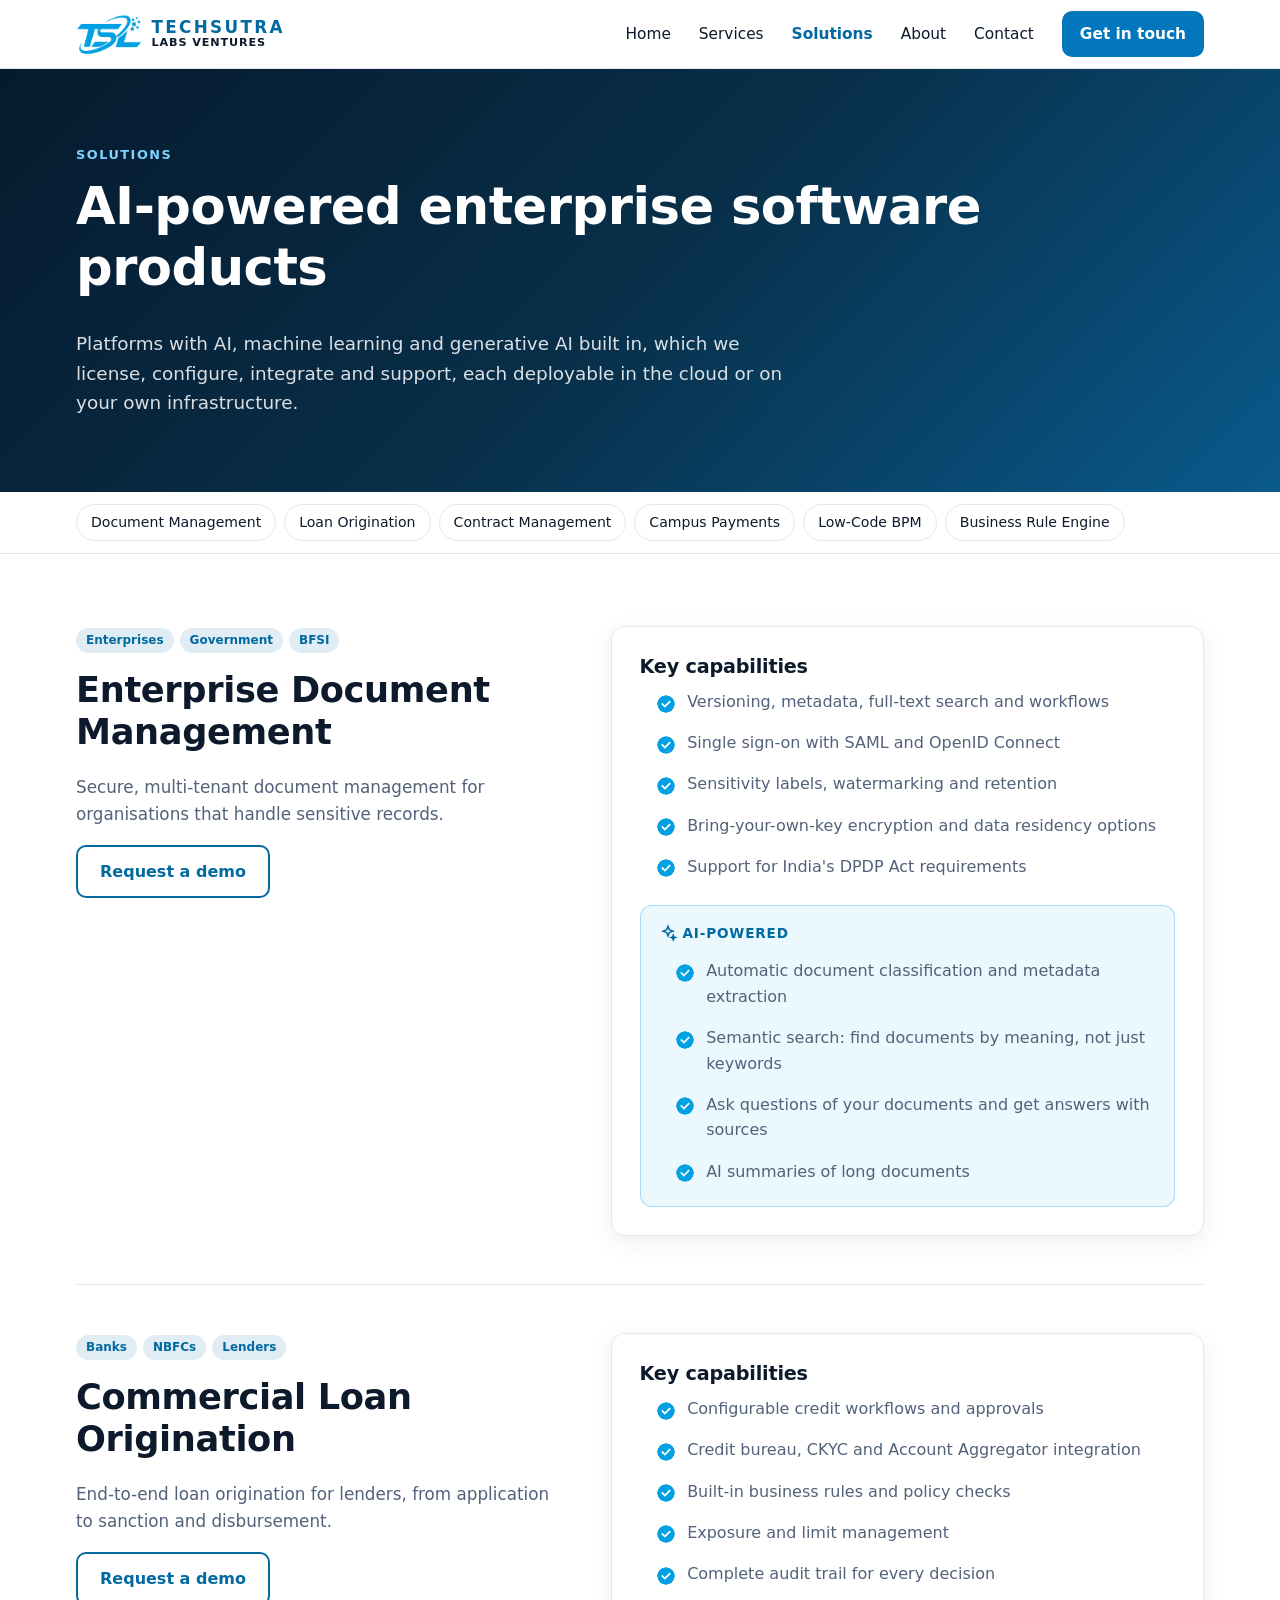
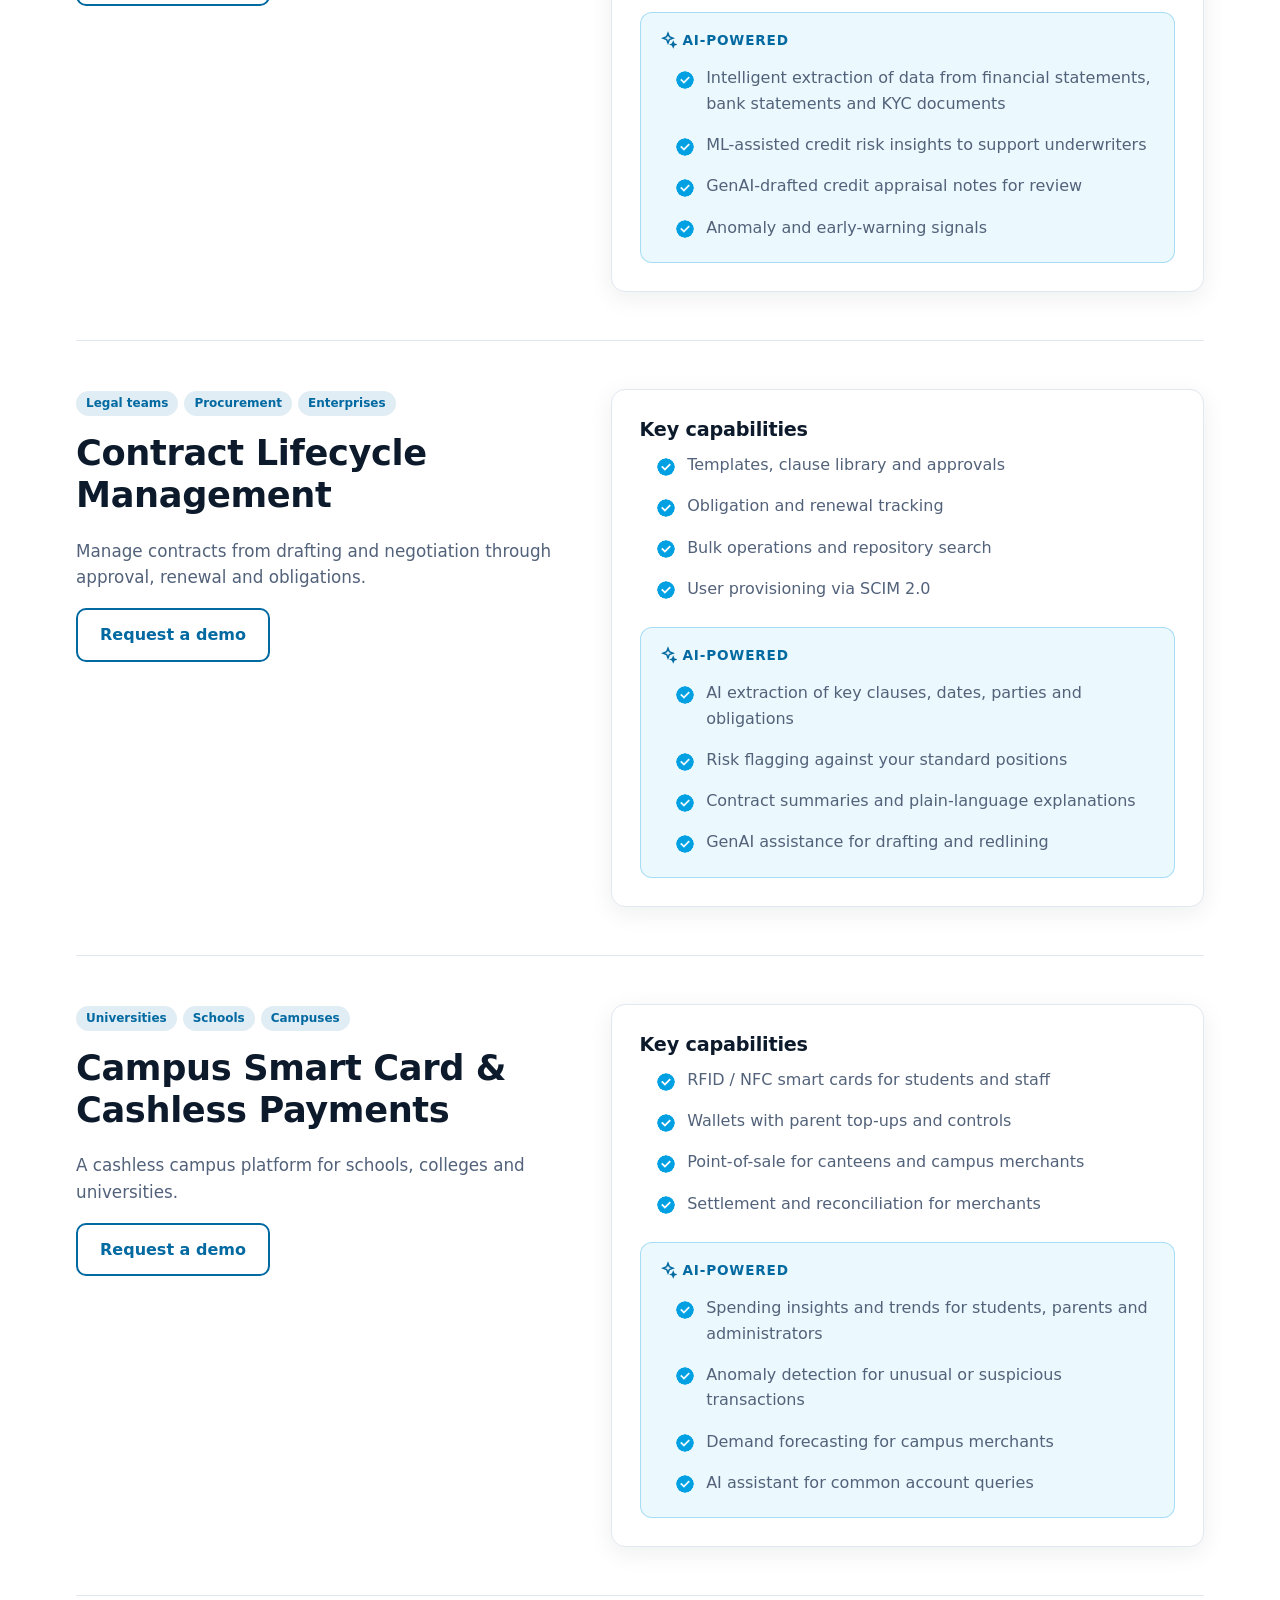
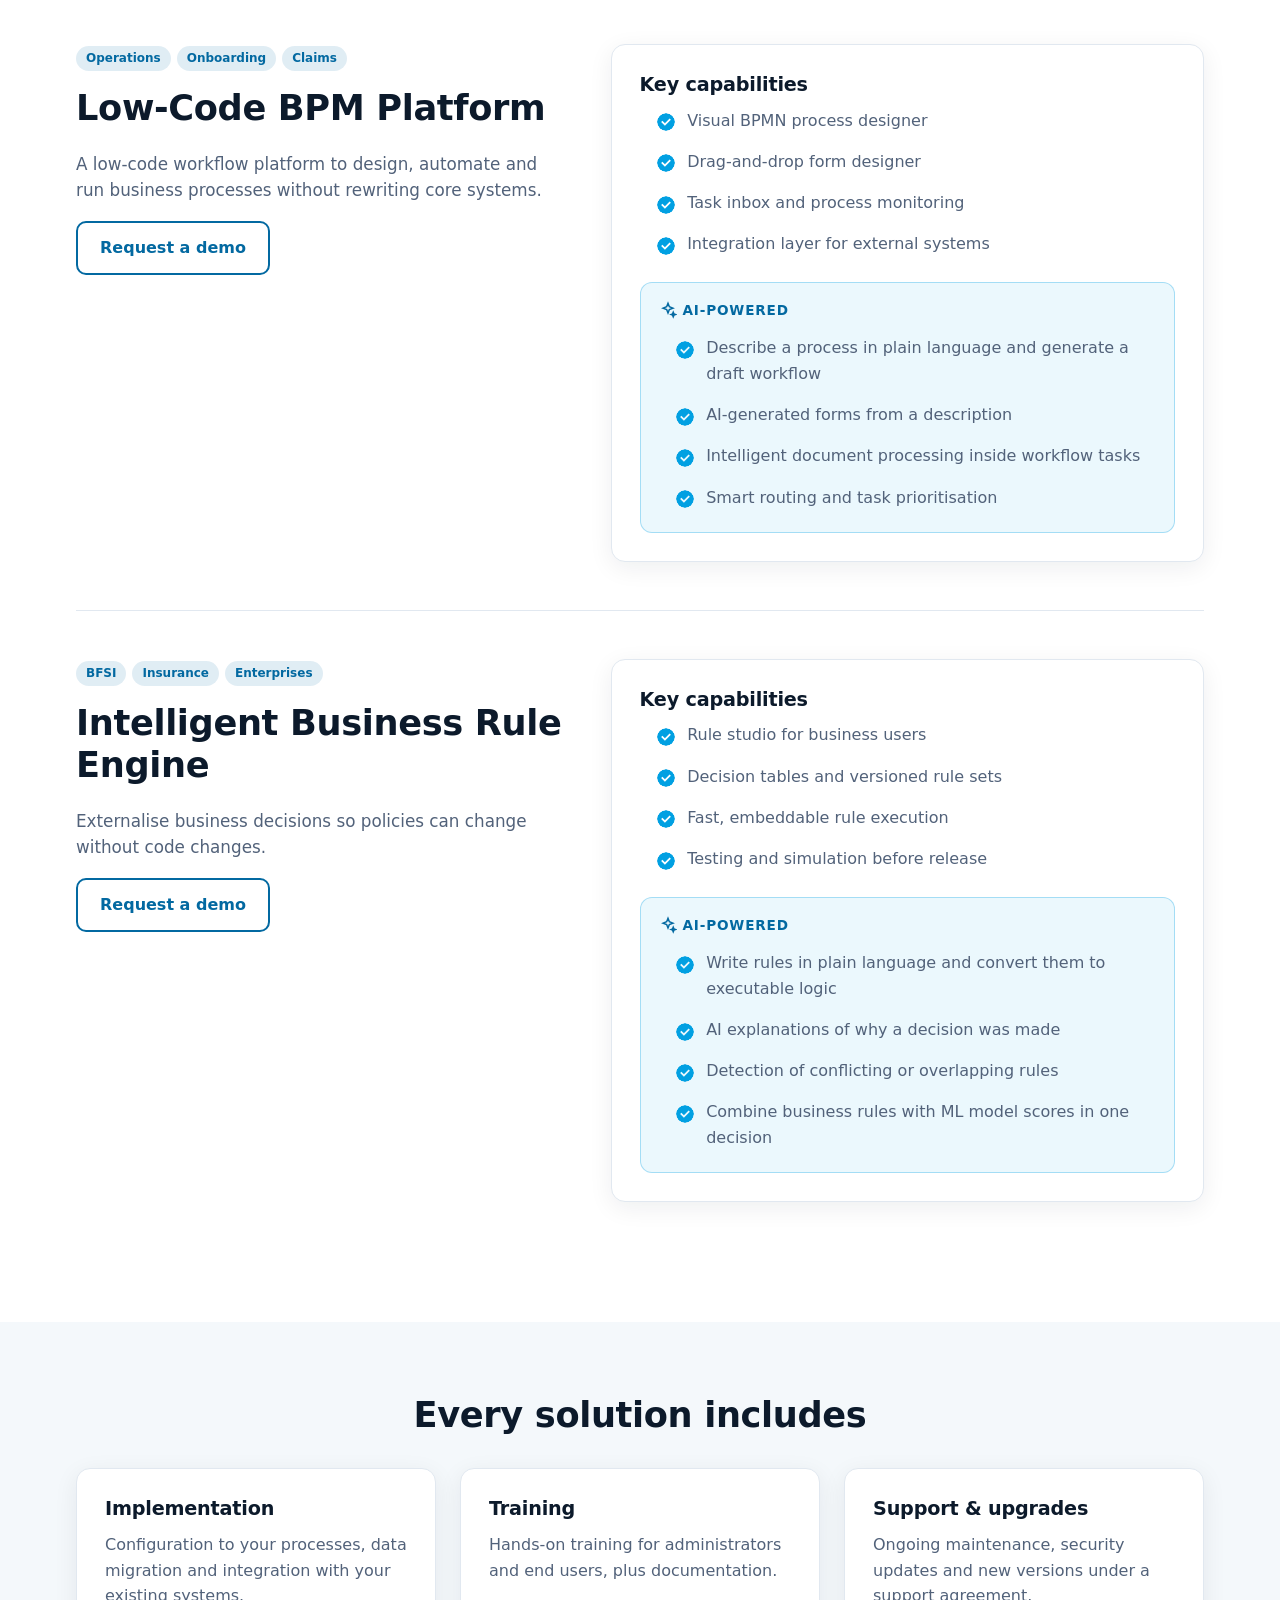
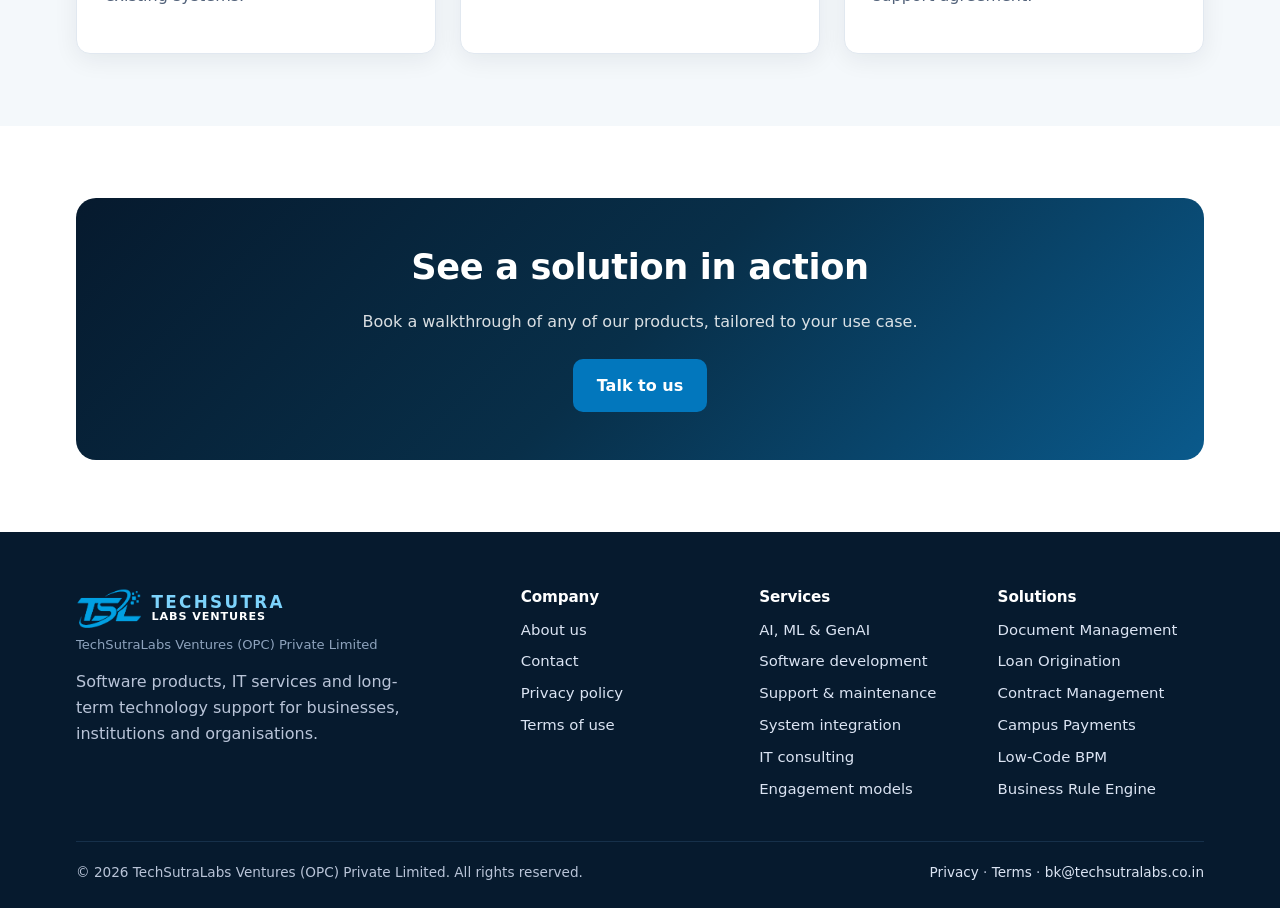
<file: solutions.html>
<!doctype html>
<html lang="en-IN">
<head>
<meta charset="utf-8">
<meta name="viewport" content="width=device-width, initial-scale=1">
<title>Solutions | TechSutra Labs Ventures</title>
<meta name="description" content="AI-powered enterprise products: document management, loan origination, contract management, campus payments, low-code BPM and business rule engine.">
<link rel="canonical" href="https://techsutralabs.com/solutions.html">
<meta property="og:title" content="Solutions | TechSutra Labs Ventures">
<meta property="og:description" content="AI-powered enterprise products: document management, loan origination, contract management, campus payments, low-code BPM and business rule engine.">
<meta property="og:type" content="website">
<meta property="og:url" content="https://techsutralabs.com/solutions.html">
<meta property="og:site_name" content="TechSutra Labs Ventures">
<meta property="og:image" content="https://techsutralabs.com/assets/og-image.png">
<meta property="og:image:width" content="1200"><meta property="og:image:height" content="630">
<meta name="twitter:card" content="summary_large_image">
<meta name="theme-color" content="#082f49">
<meta http-equiv="Content-Security-Policy" content="default-src 'self'; script-src 'self'; style-src 'self' 'unsafe-inline' https://fonts.googleapis.com; font-src https://fonts.gstatic.com; img-src 'self' data:; connect-src 'self'; object-src 'none'; base-uri 'self'; form-action 'self' mailto:; upgrade-insecure-requests">
<meta name="referrer" content="strict-origin-when-cross-origin">
<link rel="apple-touch-icon" href="assets/apple-touch-icon.png">
<script type="application/ld+json">{"@context":"https://schema.org","@type":"Organization","name":"TechSutra Labs Ventures","legalName":"TechSutraLabs Ventures (OPC) Private Limited","slogan":"Innovate. Build. Transform.","url":"https://techsutralabs.com","logo":"https://techsutralabs.com/assets/apple-touch-icon.png","email":"bk@techsutralabs.co.in","address":{"@type":"PostalAddress","addressCountry":"IN"},"description":"Software development, AI, ML and generative AI solutions, IT services, support and AI-powered enterprise software products.","knowsAbout":["Artificial intelligence","Machine learning","Generative AI","Software development","Enterprise software"]}</script>
<link rel="icon" href="assets/favicon-32.png" sizes="32x32" type="image/png">
<link rel="icon" href="assets/favicon.png" sizes="64x64" type="image/png">
<link rel="preconnect" href="https://fonts.googleapis.com"><link rel="preconnect" href="https://fonts.gstatic.com" crossorigin>
<link href="https://fonts.googleapis.com/css2?family=Inter:wght@400;500;600;700;800&display=swap" rel="stylesheet">
<link rel="stylesheet" href="assets/style.css">
</head>
<body>
<a class="skip-link" href="#main">Skip to content</a>
<header class="site-header"><div class="container nav">
<a class="logo" href="index.html" aria-label="TechSutra Labs Ventures, home"><img src="assets/logo-tsl.png" width="66" height="40" alt=""><span class="wm"><b>TECHSUTRA</b><small>Labs Ventures</small></span></a>
<button class="nav-toggle" aria-label="Open menu" aria-expanded="false" aria-controls="primary-nav"><svg width="22" height="22" viewBox="0 0 24 24" fill="none" stroke="currentColor" stroke-width="2" aria-hidden="true"><path d="M3 6h18M3 12h18M3 18h18"/></svg></button>
<nav aria-label="Primary"><ul class="nav-links" id="primary-nav"><li><a href="index.html">Home</a></li><li><a href="services.html">Services</a></li><li><a href="solutions.html">Solutions</a></li><li><a href="about.html">About</a></li><li><a href="contact.html">Contact</a></li><li><a class="btn btn-primary" href="contact.html" style="padding:9px 16px">Get in touch</a></li></ul></nav>
</div></header>
<main id="main">

<section class="page-hero"><div class="container"><span class="eyebrow">Solutions</span><h1>AI-powered enterprise software products</h1>
<p class="lead">Platforms with AI, machine learning and generative AI built in, which we license, configure, integrate and support, each deployable in the cloud or on your own infrastructure.</p></div></section>
<nav class="subnav" aria-label="Solutions"><div class="container"><ul><li><a href="#edms">Document Management</a></li><li><a href="#clos">Loan Origination</a></li><li><a href="#clm">Contract Management</a></li><li><a href="#campus">Campus Payments</a></li><li><a href="#bpm">Low-Code BPM</a></li><li><a href="#ibre">Business Rule Engine</a></li></ul></div></nav>
<section class="section" style="padding-top:24px"><div class="container"><div class="product" id="edms"><div><span class=tag>Enterprises</span><span class=tag>Government</span><span class=tag>BFSI</span><h2 style="margin-top:10px">Enterprise Document Management</h2><p class="lead">Secure, multi-tenant document management for organisations that handle sensitive records.</p><a class="btn btn-outline" href="contact.html?topic=edms">Request a demo</a></div>
<div class="card" style="height:auto"><h3>Key capabilities</h3><ul class="checklist"><li>Versioning, metadata, full-text search and workflows</li><li>Single sign-on with SAML and OpenID Connect</li><li>Sensitivity labels, watermarking and retention</li><li>Bring-your-own-key encryption and data residency options</li><li>Support for India's DPDP Act requirements</li></ul>
<div class="ai-box"><h4><span class="ai-badge"><svg width="24" height="24" viewBox="0 0 24 24" fill="none" stroke="currentColor" stroke-width="2"><path d="M12 3l1.8 4.7L18.5 9.5l-4.7 1.8L12 16l-1.8-4.7L5.5 9.5l4.7-1.8z"/><path d="M19 15l.9 2.1L22 18l-2.1.9L19 21l-.9-2.1L16 18l2.1-.9z"/></svg> AI-powered</span></h4><ul class="checklist"><li>Automatic document classification and metadata extraction</li><li>Semantic search: find documents by meaning, not just keywords</li><li>Ask questions of your documents and get answers with sources</li><li>AI summaries of long documents</li></ul></div></div></div><div class="product" id="clos"><div><span class=tag>Banks</span><span class=tag>NBFCs</span><span class=tag>Lenders</span><h2 style="margin-top:10px">Commercial Loan Origination</h2><p class="lead">End-to-end loan origination for lenders, from application to sanction and disbursement.</p><a class="btn btn-outline" href="contact.html?topic=clos">Request a demo</a></div>
<div class="card" style="height:auto"><h3>Key capabilities</h3><ul class="checklist"><li>Configurable credit workflows and approvals</li><li>Credit bureau, CKYC and Account Aggregator integration</li><li>Built-in business rules and policy checks</li><li>Exposure and limit management</li><li>Complete audit trail for every decision</li></ul>
<div class="ai-box"><h4><span class="ai-badge"><svg width="24" height="24" viewBox="0 0 24 24" fill="none" stroke="currentColor" stroke-width="2"><path d="M12 3l1.8 4.7L18.5 9.5l-4.7 1.8L12 16l-1.8-4.7L5.5 9.5l4.7-1.8z"/><path d="M19 15l.9 2.1L22 18l-2.1.9L19 21l-.9-2.1L16 18l2.1-.9z"/></svg> AI-powered</span></h4><ul class="checklist"><li>Intelligent extraction of data from financial statements, bank statements and KYC documents</li><li>ML-assisted credit risk insights to support underwriters</li><li>GenAI-drafted credit appraisal notes for review</li><li>Anomaly and early-warning signals</li></ul></div></div></div><div class="product" id="clm"><div><span class=tag>Legal teams</span><span class=tag>Procurement</span><span class=tag>Enterprises</span><h2 style="margin-top:10px">Contract Lifecycle Management</h2><p class="lead">Manage contracts from drafting and negotiation through approval, renewal and obligations.</p><a class="btn btn-outline" href="contact.html?topic=clm">Request a demo</a></div>
<div class="card" style="height:auto"><h3>Key capabilities</h3><ul class="checklist"><li>Templates, clause library and approvals</li><li>Obligation and renewal tracking</li><li>Bulk operations and repository search</li><li>User provisioning via SCIM 2.0</li></ul>
<div class="ai-box"><h4><span class="ai-badge"><svg width="24" height="24" viewBox="0 0 24 24" fill="none" stroke="currentColor" stroke-width="2"><path d="M12 3l1.8 4.7L18.5 9.5l-4.7 1.8L12 16l-1.8-4.7L5.5 9.5l4.7-1.8z"/><path d="M19 15l.9 2.1L22 18l-2.1.9L19 21l-.9-2.1L16 18l2.1-.9z"/></svg> AI-powered</span></h4><ul class="checklist"><li>AI extraction of key clauses, dates, parties and obligations</li><li>Risk flagging against your standard positions</li><li>Contract summaries and plain-language explanations</li><li>GenAI assistance for drafting and redlining</li></ul></div></div></div><div class="product" id="campus"><div><span class=tag>Universities</span><span class=tag>Schools</span><span class=tag>Campuses</span><h2 style="margin-top:10px">Campus Smart Card & Cashless Payments</h2><p class="lead">A cashless campus platform for schools, colleges and universities.</p><a class="btn btn-outline" href="contact.html?topic=campus">Request a demo</a></div>
<div class="card" style="height:auto"><h3>Key capabilities</h3><ul class="checklist"><li>RFID / NFC smart cards for students and staff</li><li>Wallets with parent top-ups and controls</li><li>Point-of-sale for canteens and campus merchants</li><li>Settlement and reconciliation for merchants</li></ul>
<div class="ai-box"><h4><span class="ai-badge"><svg width="24" height="24" viewBox="0 0 24 24" fill="none" stroke="currentColor" stroke-width="2"><path d="M12 3l1.8 4.7L18.5 9.5l-4.7 1.8L12 16l-1.8-4.7L5.5 9.5l4.7-1.8z"/><path d="M19 15l.9 2.1L22 18l-2.1.9L19 21l-.9-2.1L16 18l2.1-.9z"/></svg> AI-powered</span></h4><ul class="checklist"><li>Spending insights and trends for students, parents and administrators</li><li>Anomaly detection for unusual or suspicious transactions</li><li>Demand forecasting for campus merchants</li><li>AI assistant for common account queries</li></ul></div></div></div><div class="product" id="bpm"><div><span class=tag>Operations</span><span class=tag>Onboarding</span><span class=tag>Claims</span><h2 style="margin-top:10px">Low-Code BPM Platform</h2><p class="lead">A low-code workflow platform to design, automate and run business processes without rewriting core systems.</p><a class="btn btn-outline" href="contact.html?topic=bpm">Request a demo</a></div>
<div class="card" style="height:auto"><h3>Key capabilities</h3><ul class="checklist"><li>Visual BPMN process designer</li><li>Drag-and-drop form designer</li><li>Task inbox and process monitoring</li><li>Integration layer for external systems</li></ul>
<div class="ai-box"><h4><span class="ai-badge"><svg width="24" height="24" viewBox="0 0 24 24" fill="none" stroke="currentColor" stroke-width="2"><path d="M12 3l1.8 4.7L18.5 9.5l-4.7 1.8L12 16l-1.8-4.7L5.5 9.5l4.7-1.8z"/><path d="M19 15l.9 2.1L22 18l-2.1.9L19 21l-.9-2.1L16 18l2.1-.9z"/></svg> AI-powered</span></h4><ul class="checklist"><li>Describe a process in plain language and generate a draft workflow</li><li>AI-generated forms from a description</li><li>Intelligent document processing inside workflow tasks</li><li>Smart routing and task prioritisation</li></ul></div></div></div><div class="product" id="ibre"><div><span class=tag>BFSI</span><span class=tag>Insurance</span><span class=tag>Enterprises</span><h2 style="margin-top:10px">Intelligent Business Rule Engine</h2><p class="lead">Externalise business decisions so policies can change without code changes.</p><a class="btn btn-outline" href="contact.html?topic=ibre">Request a demo</a></div>
<div class="card" style="height:auto"><h3>Key capabilities</h3><ul class="checklist"><li>Rule studio for business users</li><li>Decision tables and versioned rule sets</li><li>Fast, embeddable rule execution</li><li>Testing and simulation before release</li></ul>
<div class="ai-box"><h4><span class="ai-badge"><svg width="24" height="24" viewBox="0 0 24 24" fill="none" stroke="currentColor" stroke-width="2"><path d="M12 3l1.8 4.7L18.5 9.5l-4.7 1.8L12 16l-1.8-4.7L5.5 9.5l4.7-1.8z"/><path d="M19 15l.9 2.1L22 18l-2.1.9L19 21l-.9-2.1L16 18l2.1-.9z"/></svg> AI-powered</span></h4><ul class="checklist"><li>Write rules in plain language and convert them to executable logic</li><li>AI explanations of why a decision was made</li><li>Detection of conflicting or overlapping rules</li><li>Combine business rules with ML model scores in one decision</li></ul></div></div></div></div></section>
<section class="section alt"><div class="container center"><h2>Every solution includes</h2>
<div class="grid grid-3" style="margin-top:32px;text-align:left">
<div class="card"><h3>Implementation</h3><p>Configuration to your processes, data migration and integration with your existing systems.</p></div>
<div class="card"><h3>Training</h3><p>Hands-on training for administrators and end users, plus documentation.</p></div>
<div class="card"><h3>Support &amp; upgrades</h3><p>Ongoing maintenance, security updates and new versions under a support agreement.</p></div>
</div></div></section>
<section class="section"><div class="container"><div class="cta reveal"><h2>See a solution in action</h2><p>Book a walkthrough of any of our products, tailored to your use case.</p><a class="btn btn-primary" href="contact.html">Talk to us</a></div></div></section>

</main>
<footer class="site-footer"><div class="container">
<div class="footer-grid">
<div><a class="logo" href="index.html" aria-label="TechSutra Labs Ventures, home"><img src="assets/logo-tsl.png" width="66" height="40" alt=""><span class="wm"><b>TECHSUTRA</b><small>Labs Ventures</small></span></a>
<p class="legal-name">TechSutraLabs Ventures (OPC) Private Limited</p>
<p style="margin-top:14px;max-width:340px">Software products, IT services and long-term technology support for businesses, institutions and organisations.</p></div>
<div><h2 class="f-h">Company</h2><ul><li><a href="about.html">About us</a></li><li><a href="contact.html">Contact</a></li><li><a href="privacy.html">Privacy policy</a></li><li><a href="terms.html">Terms of use</a></li></ul></div>
<div><h2 class="f-h">Services</h2><ul><li><a href="services.html#ai-ml-generative-ai">AI, ML &amp; GenAI</a></li><li><a href="services.html#software-development">Software development</a></li><li><a href="services.html#software-support-maintenance">Support &amp; maintenance</a></li><li><a href="services.html#system-integration">System integration</a></li><li><a href="services.html#it-consulting">IT consulting</a></li><li><a href="services.html#engagement">Engagement models</a></li></ul></div>
<div><h2 class="f-h">Solutions</h2><ul><li><a href="solutions.html#edms">Document Management</a></li><li><a href="solutions.html#clos">Loan Origination</a></li><li><a href="solutions.html#clm">Contract Management</a></li><li><a href="solutions.html#campus">Campus Payments</a></li><li><a href="solutions.html#bpm">Low-Code BPM</a></li><li><a href="solutions.html#ibre">Business Rule Engine</a></li></ul></div>
</div>
<div class="footer-bottom"><span>&copy; <span id="year">2026</span> TechSutraLabs Ventures (OPC) Private Limited. All rights reserved.</span><span><a href="privacy.html">Privacy</a> &middot; <a href="terms.html">Terms</a> &middot; <a href="mailto:bk@techsutralabs.co.in">bk@techsutralabs.co.in</a></span></div>
</div></footer>
<script src="assets/main.js"></script>
</body>
</html>
</file>
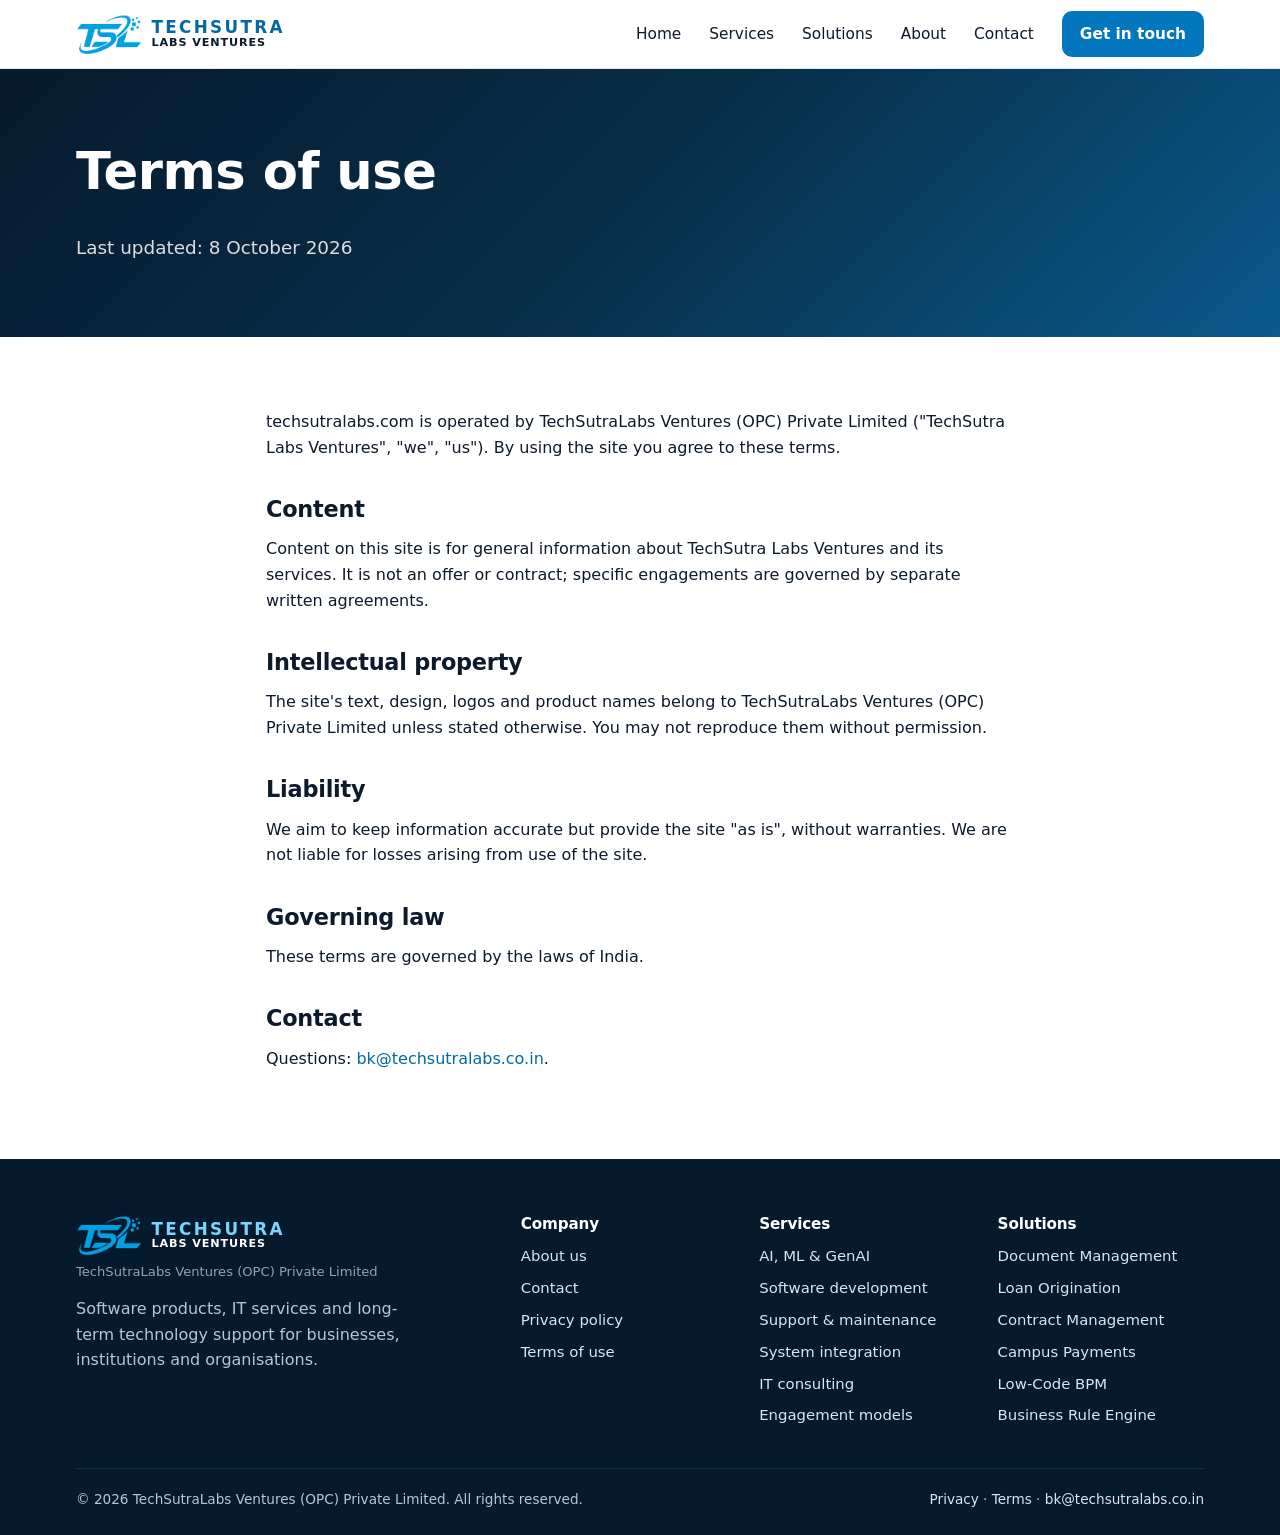
<file: terms.html>
<!doctype html>
<html lang="en-IN">
<head>
<meta charset="utf-8">
<meta name="viewport" content="width=device-width, initial-scale=1">
<title>Terms of Use | TechSutra Labs Ventures</title>
<meta name="description" content="Terms of use for techsutralabs.com.">
<link rel="canonical" href="https://techsutralabs.com/terms.html">
<meta property="og:title" content="Terms of Use | TechSutra Labs Ventures">
<meta property="og:description" content="Terms of use for techsutralabs.com.">
<meta property="og:type" content="website">
<meta property="og:url" content="https://techsutralabs.com/terms.html">
<meta property="og:site_name" content="TechSutra Labs Ventures">
<meta property="og:image" content="https://techsutralabs.com/assets/og-image.png">
<meta property="og:image:width" content="1200"><meta property="og:image:height" content="630">
<meta name="twitter:card" content="summary_large_image">
<meta name="theme-color" content="#082f49">
<meta http-equiv="Content-Security-Policy" content="default-src 'self'; script-src 'self'; style-src 'self' 'unsafe-inline' https://fonts.googleapis.com; font-src https://fonts.gstatic.com; img-src 'self' data:; connect-src 'self'; object-src 'none'; base-uri 'self'; form-action 'self' mailto:; upgrade-insecure-requests">
<meta name="referrer" content="strict-origin-when-cross-origin">
<link rel="apple-touch-icon" href="assets/apple-touch-icon.png">
<script type="application/ld+json">{"@context":"https://schema.org","@type":"Organization","name":"TechSutra Labs Ventures","legalName":"TechSutraLabs Ventures (OPC) Private Limited","slogan":"Innovate. Build. Transform.","url":"https://techsutralabs.com","logo":"https://techsutralabs.com/assets/apple-touch-icon.png","email":"bk@techsutralabs.co.in","address":{"@type":"PostalAddress","addressCountry":"IN"},"description":"Software development, AI, ML and generative AI solutions, IT services, support and AI-powered enterprise software products.","knowsAbout":["Artificial intelligence","Machine learning","Generative AI","Software development","Enterprise software"]}</script>
<link rel="icon" href="assets/favicon-32.png" sizes="32x32" type="image/png">
<link rel="icon" href="assets/favicon.png" sizes="64x64" type="image/png">
<link rel="preconnect" href="https://fonts.googleapis.com"><link rel="preconnect" href="https://fonts.gstatic.com" crossorigin>
<link href="https://fonts.googleapis.com/css2?family=Inter:wght@400;500;600;700;800&display=swap" rel="stylesheet">
<link rel="stylesheet" href="assets/style.css">
</head>
<body>
<a class="skip-link" href="#main">Skip to content</a>
<header class="site-header"><div class="container nav">
<a class="logo" href="index.html" aria-label="TechSutra Labs Ventures, home"><img src="assets/logo-tsl.png" width="66" height="40" alt=""><span class="wm"><b>TECHSUTRA</b><small>Labs Ventures</small></span></a>
<button class="nav-toggle" aria-label="Open menu" aria-expanded="false" aria-controls="primary-nav"><svg width="22" height="22" viewBox="0 0 24 24" fill="none" stroke="currentColor" stroke-width="2" aria-hidden="true"><path d="M3 6h18M3 12h18M3 18h18"/></svg></button>
<nav aria-label="Primary"><ul class="nav-links" id="primary-nav"><li><a href="index.html">Home</a></li><li><a href="services.html">Services</a></li><li><a href="solutions.html">Solutions</a></li><li><a href="about.html">About</a></li><li><a href="contact.html">Contact</a></li><li><a class="btn btn-primary" href="contact.html" style="padding:9px 16px">Get in touch</a></li></ul></nav>
</div></header>
<main id="main">

<section class="page-hero"><div class="container"><h1>Terms of use</h1><p class="lead">Last updated: 8 October 2026</p></div></section>
<section class="section"><div class="container prose">
<p>techsutralabs.com is operated by TechSutraLabs Ventures (OPC) Private Limited ("TechSutra Labs Ventures", "we", "us"). By using the site you agree to these terms.</p>
<h2>Content</h2><p>Content on this site is for general information about TechSutra Labs Ventures and its services. It is not an offer or contract; specific engagements are governed by separate written agreements.</p>
<h2>Intellectual property</h2><p>The site's text, design, logos and product names belong to TechSutraLabs Ventures (OPC) Private Limited unless stated otherwise. You may not reproduce them without permission.</p>
<h2>Liability</h2><p>We aim to keep information accurate but provide the site "as is", without warranties. We are not liable for losses arising from use of the site.</p>
<h2>Governing law</h2><p>These terms are governed by the laws of India.</p>
<h2>Contact</h2><p>Questions: <a href="mailto:bk@techsutralabs.co.in">bk@techsutralabs.co.in</a>.</p>
</div></section>
</main>
<footer class="site-footer"><div class="container">
<div class="footer-grid">
<div><a class="logo" href="index.html" aria-label="TechSutra Labs Ventures, home"><img src="assets/logo-tsl.png" width="66" height="40" alt=""><span class="wm"><b>TECHSUTRA</b><small>Labs Ventures</small></span></a>
<p class="legal-name">TechSutraLabs Ventures (OPC) Private Limited</p>
<p style="margin-top:14px;max-width:340px">Software products, IT services and long-term technology support for businesses, institutions and organisations.</p></div>
<div><h2 class="f-h">Company</h2><ul><li><a href="about.html">About us</a></li><li><a href="contact.html">Contact</a></li><li><a href="privacy.html">Privacy policy</a></li><li><a href="terms.html">Terms of use</a></li></ul></div>
<div><h2 class="f-h">Services</h2><ul><li><a href="services.html#ai-ml-generative-ai">AI, ML &amp; GenAI</a></li><li><a href="services.html#software-development">Software development</a></li><li><a href="services.html#software-support-maintenance">Support &amp; maintenance</a></li><li><a href="services.html#system-integration">System integration</a></li><li><a href="services.html#it-consulting">IT consulting</a></li><li><a href="services.html#engagement">Engagement models</a></li></ul></div>
<div><h2 class="f-h">Solutions</h2><ul><li><a href="solutions.html#edms">Document Management</a></li><li><a href="solutions.html#clos">Loan Origination</a></li><li><a href="solutions.html#clm">Contract Management</a></li><li><a href="solutions.html#campus">Campus Payments</a></li><li><a href="solutions.html#bpm">Low-Code BPM</a></li><li><a href="solutions.html#ibre">Business Rule Engine</a></li></ul></div>
</div>
<div class="footer-bottom"><span>&copy; <span id="year">2026</span> TechSutraLabs Ventures (OPC) Private Limited. All rights reserved.</span><span><a href="privacy.html">Privacy</a> &middot; <a href="terms.html">Terms</a> &middot; <a href="mailto:bk@techsutralabs.co.in">bk@techsutralabs.co.in</a></span></div>
</div></footer>
<script src="assets/main.js"></script>
</body>
</html>
</file>
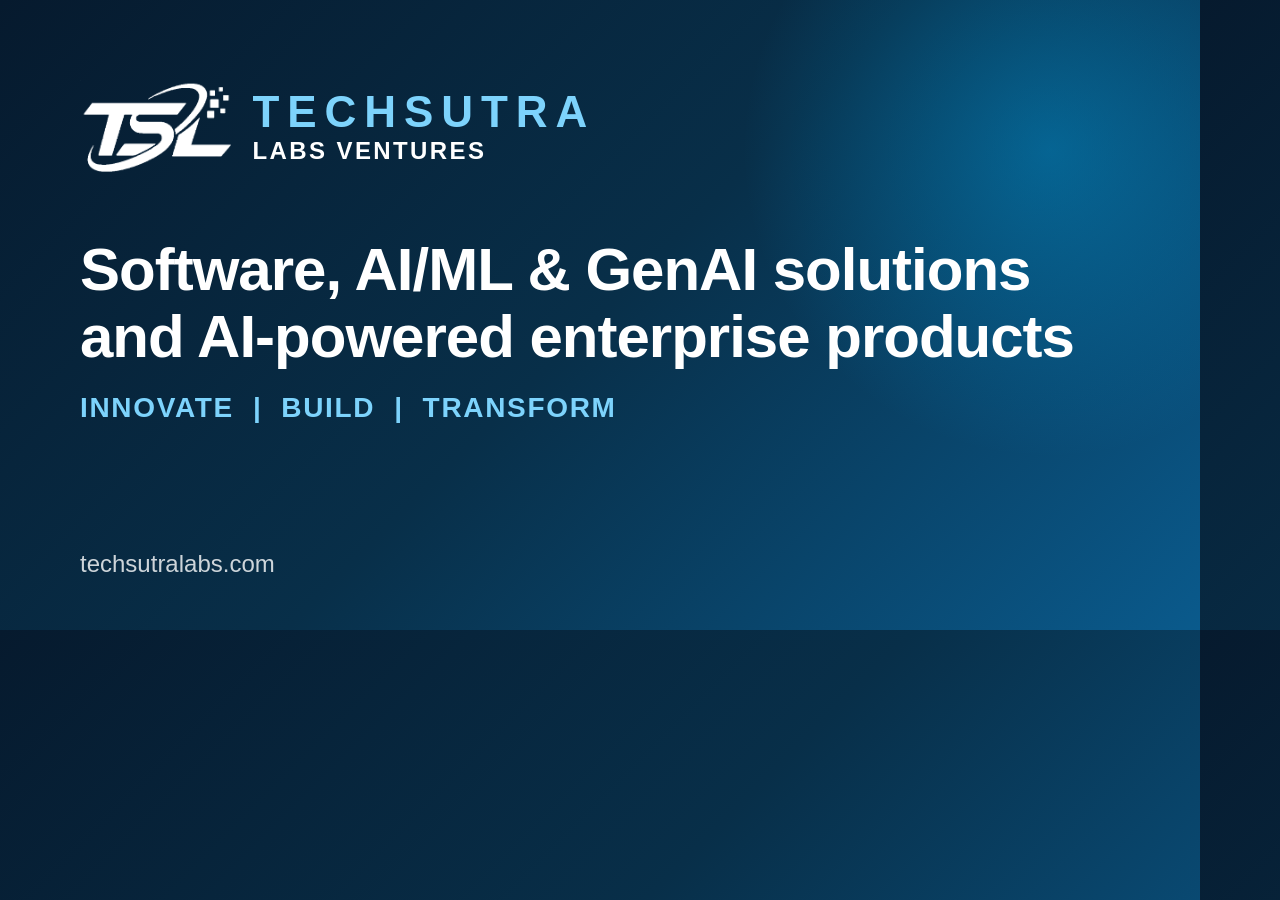
<file: tools/og-image.html>
<!doctype html><html><head><meta charset="utf-8"><style>
html,body{margin:0;width:1200px;height:630px;overflow:hidden;font-family:-apple-system,"Helvetica Neue",Arial,sans-serif}
body{background:linear-gradient(135deg,#061a2e 0%,#082f49 50%,#0a5a8c 100%);color:#fff;position:relative}
.glow{position:absolute;right:-160px;top:-160px;width:620px;height:620px;border-radius:50%;background:radial-gradient(circle,rgba(1,160,226,.4),transparent 70%)}
.wrap{position:absolute;left:80px;top:80px;right:80px}
.logo{display:flex;align-items:center;gap:22px}.logo img{height:92px}
.wm b{display:block;font-size:44px;letter-spacing:.18em;color:#7dd3fc;font-weight:800}.wm small{display:block;font-size:24px;letter-spacing:.1em;font-weight:700;text-transform:uppercase}
h1{font-size:60px;line-height:1.12;margin:64px 0 22px;letter-spacing:-1px}
p{font-size:28px;color:#7dd3fc;margin:0;font-weight:600;letter-spacing:.06em}
.url{position:absolute;left:80px;bottom:52px;font-size:24px;color:rgba(255,255,255,.8)}
</style></head><body><div class="glow"></div><div class="wrap">
<div class="logo"><img src="../assets/logo-tsl-white.png"><div class="wm"><b>TECHSUTRA</b><small>Labs Ventures</small></div></div>
<h1>Software, AI/ML &amp; GenAI solutions<br>and AI-powered enterprise products</h1>
<p>INNOVATE &nbsp;|&nbsp; BUILD &nbsp;|&nbsp; TRANSFORM</p></div><div class="url">techsutralabs.com</div></body></html>
</file>
<file: assets/style.css>
:root{
  --bg:#ffffff; --bg-alt:#f4f8fb; --surface:#ffffff; --text:#0c1a2b; --muted:#52627a;
  --border:#e1e8f0; --brand:#082f49; --brand-2:#0369a1; --accent:#01a0e2; --accent-text:#0369a1;
  --btn:#0277bd; --btn-ink:#ffffff; --hero-accent:#7dd3fc;
  --hero-bg:linear-gradient(135deg,#061a2e 0%,#082f49 50%,#0a5a8c 100%); --hero-text:#ffffff;
  --radius:14px; --shadow:0 6px 24px rgba(12,26,43,.07); --max:1160px;
}
@media (prefers-color-scheme: dark){
  :root{
    --bg:#0b1220; --bg-alt:#0e1828; --surface:#111c2f; --text:#e6edf6; --muted:#9aa9c0;
    --border:#21304a; --brand:#7dd3fc; --brand-2:#7dd3fc; --accent:#38bdf8; --accent-text:#7dd3fc;
    --btn:#38bdf8; --btn-ink:#04263a; --hero-accent:#7dd3fc;
    --hero-bg:linear-gradient(135deg,#050f1d 0%,#072640 60%,#0a4a75 100%); --shadow:0 6px 24px rgba(0,0,0,.35);
  }
}
*{box-sizing:border-box}
html{scroll-behavior:smooth}
body{margin:0;font-family:"Inter",system-ui,-apple-system,"Segoe UI",Roboto,sans-serif;background:var(--bg);color:var(--text);line-height:1.6;-webkit-font-smoothing:antialiased}
img,svg{max-width:100%;display:block}
a{color:var(--brand-2);text-decoration:none}
a:hover{text-decoration:underline}
h1,h2,h3,h4{line-height:1.2;margin:0 0 .6em;font-weight:700;letter-spacing:-.01em}
h1{font-size:clamp(2rem,4.5vw,3.2rem)}
h2{font-size:clamp(1.6rem,3vw,2.2rem)}
h3{font-size:1.2rem}
p{margin:0 0 1em}
.container{max-width:var(--max);margin:0 auto;padding:0 16px}
.section{padding:72px 0}
.section.alt{background:var(--bg-alt)}
.eyebrow{display:inline-block;font-size:.8rem;font-weight:600;letter-spacing:.12em;text-transform:uppercase;color:var(--accent-text);margin-bottom:.8em}
.hero .eyebrow,.page-hero .eyebrow{color:var(--hero-accent)}
.lead{font-size:1.15rem;color:var(--muted);max-width:720px}
.center{text-align:center}.center .lead{margin-left:auto;margin-right:auto}

/* header */
.site-header{position:sticky;top:0;z-index:50;background:color-mix(in srgb,var(--bg) 88%,transparent);backdrop-filter:blur(10px);border-bottom:1px solid var(--border)}
.nav{display:flex;align-items:center;justify-content:space-between;height:68px}
.logo{display:flex;align-items:center;gap:10px;font-weight:800;font-size:1.15rem;color:var(--text)}
.logo:hover{text-decoration:none}
.logo img{height:40px;width:auto}
.logo .wm{display:flex;flex-direction:column;line-height:1.05}
.logo .wm b{font-size:1.05rem;letter-spacing:.14em;font-weight:800;color:var(--accent-text)}
.logo .wm small{font-size:.7rem;letter-spacing:.08em;font-weight:700;color:var(--text);text-transform:uppercase}
.site-footer .logo .wm b{color:#7dd3fc}.site-footer .logo .wm small{color:#fff}
.legal-name{font-size:.82rem;color:#8ea3bd;margin-top:6px}
.nav-links{display:flex;gap:28px;align-items:center;list-style:none;margin:0;padding:0}
.nav-links a{color:var(--text);font-weight:500;font-size:.96rem}
.nav-links a[aria-current=page]{color:var(--brand-2);font-weight:600}
.nav-links a.btn-primary,.nav-links a.btn-primary[aria-current=page]{color:var(--btn-ink);font-weight:600}
.site-header.scrolled{box-shadow:0 2px 16px rgba(15,27,45,.08)}
.nav-toggle{display:none;background:none;border:1px solid var(--border);border-radius:8px;padding:8px 10px;color:var(--text);cursor:pointer}
@media (max-width:860px){
  .nav-toggle{display:block}
  .nav-links{position:absolute;top:68px;left:0;right:0;flex-direction:column;gap:0;background:var(--bg);border-bottom:1px solid var(--border);display:none;padding:8px 16px 16px}
  .nav-links.open{display:flex}
  .nav-links li{width:100%}
  .nav-links a{display:block;padding:12px 0}
}

/* buttons */
.btn{display:inline-block;padding:12px 22px;border-radius:10px;font-weight:600;border:2px solid transparent;transition:transform .15s,box-shadow .15s}
.btn:hover{text-decoration:none;transform:translateY(-1px)}
.btn-primary{background:var(--btn);color:var(--btn-ink)}
.btn-primary:hover{box-shadow:0 6px 18px rgba(2,119,189,.35)}
.btn-ghost{border-color:rgba(255,255,255,.55);color:#fff}
.btn-outline{border-color:var(--brand-2);color:var(--brand-2)}

/* hero */
.hero{background:var(--hero-bg);color:var(--hero-text);padding:96px 0 88px;position:relative;overflow:hidden}
.hero::after{content:"";position:absolute;right:-120px;top:-120px;width:480px;height:480px;border-radius:50%;background:radial-gradient(circle,rgba(1,160,226,.32),transparent 70%)}
.hero .lead{color:rgba(255,255,255,.85)}
.hero-actions{display:flex;gap:14px;flex-wrap:wrap;margin-top:28px}
.page-hero{background:var(--hero-bg);color:#fff;padding:72px 0 56px}
.page-hero .lead{color:rgba(255,255,255,.85)}

/* grid / cards */
.grid{display:grid;gap:24px}
.grid-3{grid-template-columns:repeat(auto-fit,minmax(280px,1fr))}
.grid-2{grid-template-columns:repeat(auto-fit,minmax(320px,1fr))}
.card{background:var(--surface);border:1px solid var(--border);border-radius:var(--radius);padding:28px;box-shadow:var(--shadow);height:100%}
.card p{color:var(--muted)}
.card .icon{width:48px;height:48px;border-radius:12px;display:grid;place-items:center;background:color-mix(in srgb,var(--accent) 16%,transparent);color:var(--accent-text);margin-bottom:16px}
.card ul{padding-left:1.1em;color:var(--muted);margin:0}
.card ul li{margin-bottom:.35em}
.tag{display:inline-block;font-size:.75rem;font-weight:600;padding:3px 10px;border-radius:99px;background:color-mix(in srgb,var(--brand-2) 12%,transparent);color:var(--brand-2);margin:0 6px 6px 0}
.card-link{display:inline-block;margin-top:14px;font-weight:600}

/* product detail */
.product{display:grid;grid-template-columns:1fr 1.2fr;gap:40px;align-items:start;padding:48px 0;border-bottom:1px solid var(--border)}
.product:last-child{border-bottom:0}
@media (max-width:860px){.product{grid-template-columns:1fr;gap:20px}}
.product .lead{font-size:1.05rem}
.checklist{list-style:none;padding:0;margin:0;display:grid;gap:10px}
.checklist li{padding-left:30px;position:relative}
.checklist li::before{content:"";position:absolute;left:0;top:.35em;width:18px;height:18px;border-radius:50%;background:var(--accent);mask:url("data:image/svg+xml,%3Csvg xmlns='http://www.w3.org/2000/svg' viewBox='0 0 20 20'%3E%3Cpath d='M10 0a10 10 0 100 20 10 10 0 000-20zm-1.2 14.2L4.6 10l1.4-1.4 2.8 2.8 5.2-5.2 1.4 1.4-6.6 6.6z'/%3E%3C/svg%3E") center/contain no-repeat;-webkit-mask:url("data:image/svg+xml,%3Csvg xmlns='http://www.w3.org/2000/svg' viewBox='0 0 20 20'%3E%3Cpath d='M10 0a10 10 0 100 20 10 10 0 000-20zm-1.2 14.2L4.6 10l1.4-1.4 2.8 2.8 5.2-5.2 1.4 1.4-6.6 6.6z'/%3E%3C/svg%3E") center/contain no-repeat}

/* steps */
.steps{counter-reset:s;display:grid;gap:24px;grid-template-columns:repeat(auto-fit,minmax(220px,1fr))}
.step{position:relative;padding:28px 24px 24px;border-radius:var(--radius);background:var(--surface);border:1px solid var(--border)}
.step::before{counter-increment:s;content:counter(s,decimal-leading-zero);font-weight:800;font-size:1.6rem;color:var(--accent-text);display:block;margin-bottom:8px}
.step p{color:var(--muted);margin:0}

/* tech strip */
.tech{display:flex;flex-wrap:wrap;gap:10px;justify-content:center;margin-top:24px}
.tech span{border:1px solid var(--border);background:var(--surface);border-radius:99px;padding:6px 16px;font-size:.9rem;color:var(--muted)}

/* CTA */
.cta{background:var(--hero-bg);color:#fff;border-radius:20px;padding:48px 32px;text-align:center}
.cta p{color:rgba(255,255,255,.85);max-width:620px;margin:0 auto 24px}

/* form */
form{display:grid;gap:16px}
label{font-weight:600;font-size:.92rem;display:block;margin-bottom:6px}
input,select,textarea{width:100%;padding:12px 14px;border-radius:10px;border:1px solid var(--border);background:var(--bg);color:var(--text);font:inherit}
input:focus,select:focus,textarea:focus{outline:2px solid var(--brand-2);outline-offset:1px}
textarea{min-height:140px;resize:vertical}
.form-row{display:grid;gap:16px;grid-template-columns:repeat(auto-fit,minmax(220px,1fr))}
.form-note{font-size:.85rem;color:var(--muted)}
.contact-item{display:flex;gap:14px;margin-bottom:20px}
.contact-item .icon{flex:none;margin:0;width:48px;height:48px;border-radius:12px;display:grid;place-items:center;background:color-mix(in srgb,var(--accent) 16%,transparent);color:var(--accent-text)}
.contact-item h3{margin-bottom:4px}.contact-item p{color:var(--muted);margin:0}

/* footer */
.site-footer{background:#061a2e;color:#b9c4d8;padding:56px 0 24px;margin-top:0}
.site-footer a{color:#dbe4f3}
.footer-grid{display:grid;gap:32px;grid-template-columns:2fr 1fr 1fr 1fr}
@media (max-width:860px){.footer-grid{grid-template-columns:1fr 1fr}}
@media (max-width:520px){.footer-grid{grid-template-columns:1fr}}
.site-footer .f-h{color:#fff;font-size:.95rem;margin-bottom:12px}
.site-footer ul{list-style:none;padding:0;margin:0;display:grid;gap:8px;font-size:.93rem}
.footer-bottom{border-top:1px solid #16304a;margin-top:40px;padding-top:20px;font-size:.85rem;display:flex;justify-content:space-between;flex-wrap:wrap;gap:8px}
.site-footer .logo{color:#fff}

.prose{max-width:780px}
.prose h2{font-size:1.4rem;margin-top:1.6em}
.prose ul{padding-left:1.2em}
.js .reveal{opacity:0;transform:translateY(16px);transition:opacity .6s,transform .6s}
.js .reveal.in{opacity:1;transform:none}
@media (prefers-reduced-motion:reduce){.js .reveal{opacity:1;transform:none;transition:none}html{scroll-behavior:auto}}

/* accessibility */
.skip-link{position:absolute;left:16px;top:-48px;background:var(--btn);color:var(--btn-ink);padding:10px 16px;border-radius:8px;font-weight:600;z-index:100}
.skip-link:focus{top:10px;text-decoration:none}
:focus-visible{outline:3px solid var(--accent);outline-offset:2px;border-radius:4px}
.sr-only{position:absolute;width:1px;height:1px;padding:0;margin:-1px;overflow:hidden;clip:rect(0,0,0,0);border:0}
main{display:block}
section[id],div[id]{scroll-margin-top:84px}
/* solutions jump nav */
.subnav{position:sticky;top:68px;z-index:40;background:var(--bg);border-bottom:1px solid var(--border)}
.subnav ul{list-style:none;margin:0;padding:12px 0;display:flex;gap:8px;overflow-x:auto;scrollbar-width:none}
.subnav ul::-webkit-scrollbar{display:none}
.subnav a{display:block;white-space:nowrap;padding:6px 14px;border:1px solid var(--border);border-radius:99px;font-size:.88rem;color:var(--text)}
.subnav a:hover{border-color:var(--brand-2);text-decoration:none}
.product{scroll-margin-top:140px}
/* FAQ */
.faq{max-width:820px;margin:32px auto 0;display:grid;gap:12px}
.faq details{background:var(--surface);border:1px solid var(--border);border-radius:12px;padding:0 20px}
.faq summary{cursor:pointer;font-weight:600;padding:18px 0;list-style:none;display:flex;justify-content:space-between;gap:16px}
.faq summary::-webkit-details-marker{display:none}
.faq summary::after{content:"+";font-size:1.3rem;line-height:1;color:var(--accent-text)}
.faq details[open] summary::after{content:"\2212"}
.faq details p{color:var(--muted);padding-bottom:18px;margin:0}
/* misc */
.industry{display:flex;gap:14px;align-items:flex-start}
.industry .icon{flex:none;margin:0}
.btn-sm{padding:6px 12px;font-size:.85rem;border-radius:8px;border:1px solid var(--border);background:var(--surface);color:var(--text);cursor:pointer;font:inherit;font-size:.85rem}
.field-error{color:#c62828;font-size:.85rem;margin-top:4px}
@media (prefers-color-scheme: dark){.field-error{color:#ff8a80}}
@media print{.site-header,.site-footer,.cta,.subnav{display:none}.page-hero,.hero{background:none;color:#000;padding:16px 0}}
@media (max-width:600px){.hero h1 br{display:none}.hero{padding:72px 0 64px}.section{padding:56px 0}}
.facts{margin:0;display:grid;gap:0}
.facts div{display:grid;grid-template-columns:130px 1fr;gap:12px;padding:12px 0;border-bottom:1px solid var(--border)}
.facts div:last-child{border-bottom:0}
.facts dt{font-weight:600;font-size:.9rem;color:var(--muted)}
.facts dd{margin:0;font-size:.95rem;overflow-wrap:anywhere}
@media (max-width:420px){.facts div{grid-template-columns:1fr;gap:2px}}
/* AI */
.ai-box{margin-top:20px;padding:18px 18px 16px;border-radius:12px;background:color-mix(in srgb,var(--accent) 8%,transparent);border:1px solid color-mix(in srgb,var(--accent) 30%,transparent)}
.ai-box h4{margin:0 0 12px}
.ai-badge{display:inline-flex;align-items:center;gap:6px;font-size:.85rem;font-weight:700;color:var(--accent-text);text-transform:uppercase;letter-spacing:.06em}
.ai-badge svg{width:18px;height:18px}
.tag-ai{background:color-mix(in srgb,var(--accent) 18%,transparent);color:var(--accent-text)}
.ai-band{background:radial-gradient(1200px 400px at 50% 0%,color-mix(in srgb,var(--accent) 10%,transparent),transparent),var(--bg)}
</file>
